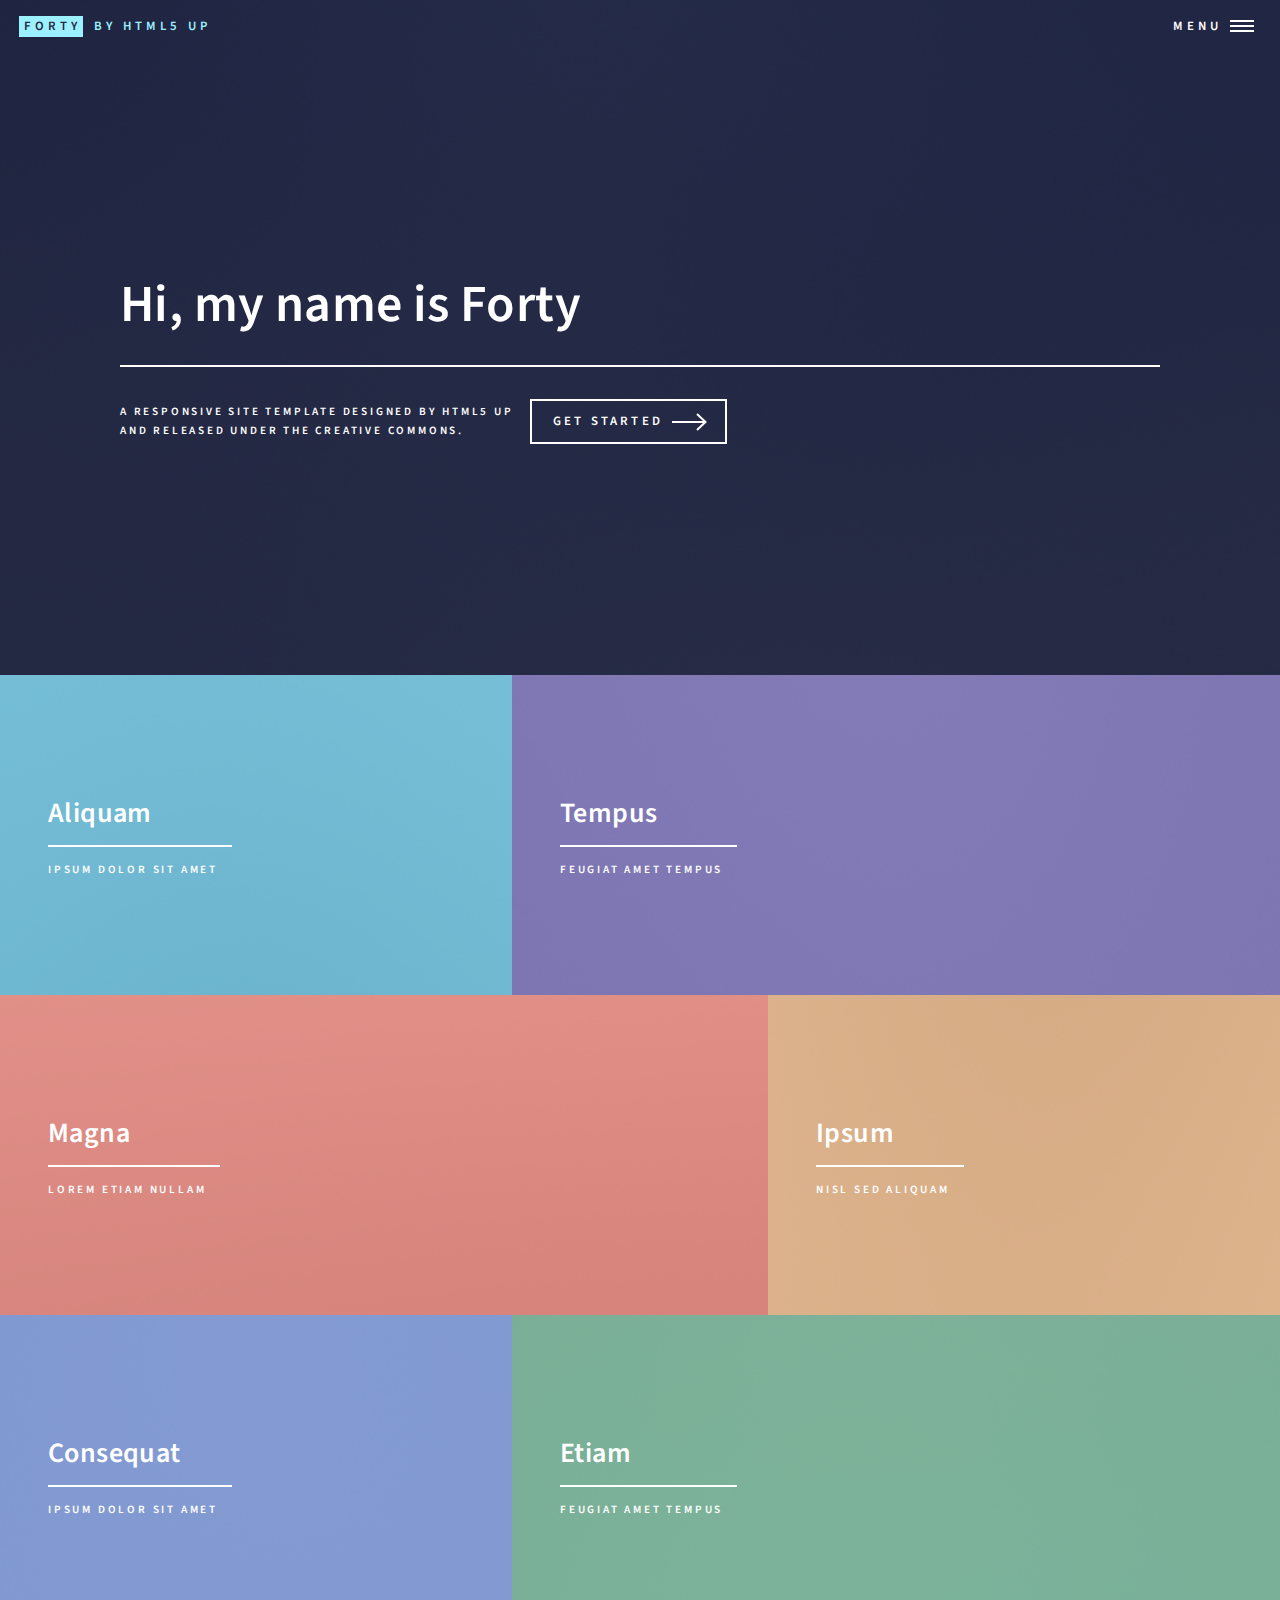
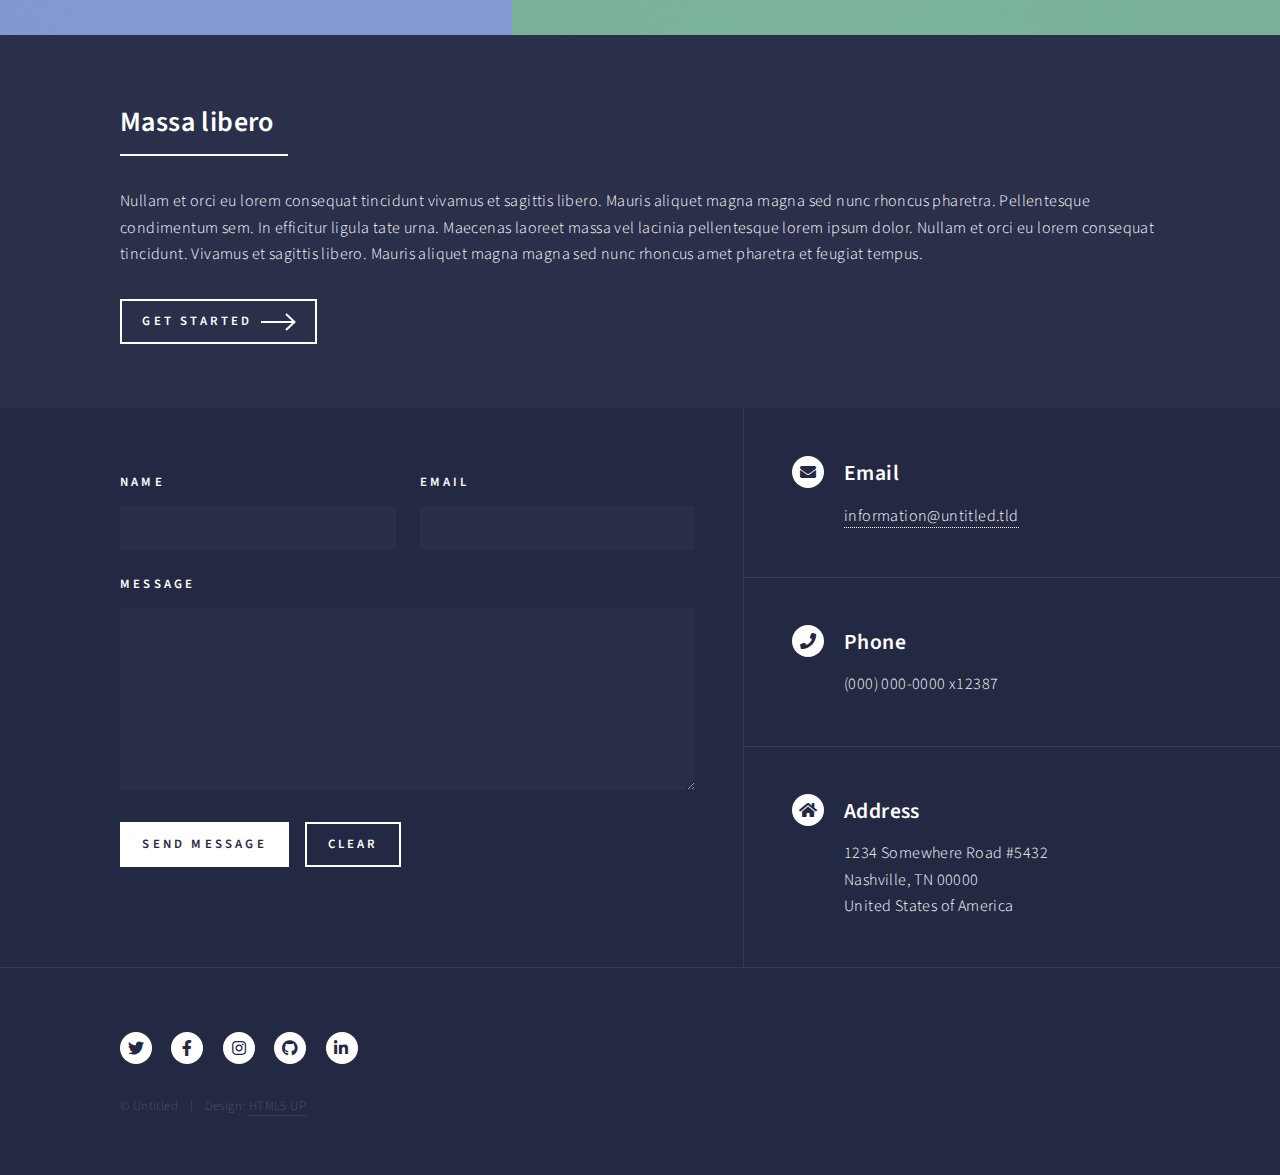
<file: hackathon/html5up-forty/index.html>
<!DOCTYPE HTML>
<!--
	Forty by HTML5 UP
	html5up.net | @ajlkn
	Free for personal and commercial use under the CCA 3.0 license (html5up.net/license)
-->
<html>
	<head>
		<title>Forty by HTML5 UP</title>
		<meta charset="utf-8" />
		<meta name="viewport" content="width=device-width, initial-scale=1, user-scalable=no" />
		<link rel="stylesheet" href="assets/css/main.css" />
		<noscript><link rel="stylesheet" href="assets/css/noscript.css" /></noscript>
	</head>
	<body class="is-preload">

		<!-- Wrapper -->
			<div id="wrapper">

				<!-- Header -->
					<header id="header" class="alt">
						<a href="index.html" class="logo"><strong>Forty</strong> <span>by HTML5 UP</span></a>
						<nav>
							<a href="#menu">Menu</a>
						</nav>
					</header>

				<!-- Menu -->
					<nav id="menu">
						<ul class="links">
							<li><a href="index.html">Home</a></li>
							<li><a href="landing.html">Landing</a></li>
							<li><a href="generic.html">Generic</a></li>
							<li><a href="elements.html">Elements</a></li>
						</ul>
						<ul class="actions stacked">
							<li><a href="#" class="button primary fit">Get Started</a></li>
							<li><a href="#" class="button fit">Log In</a></li>
						</ul>
					</nav>

				<!-- Banner -->
					<section id="banner" class="major">
						<div class="inner">
							<header class="major">
								<h1>Hi, my name is Forty</h1>
							</header>
							<div class="content">
								<p>A responsive site template designed by HTML5 UP<br />
								and released under the Creative Commons.</p>
								<ul class="actions">
									<li><a href="#one" class="button next scrolly">Get Started</a></li>
								</ul>
							</div>
						</div>
					</section>

				<!-- Main -->
					<div id="main">

						<!-- One -->
							<section id="one" class="tiles">
								<article>
									<span class="image">
										<img src="images/pic01.jpg" alt="" />
									</span>
									<header class="major">
										<h3><a href="landing.html" class="link">Aliquam</a></h3>
										<p>Ipsum dolor sit amet</p>
									</header>
								</article>
								<article>
									<span class="image">
										<img src="images/pic02.jpg" alt="" />
									</span>
									<header class="major">
										<h3><a href="landing.html" class="link">Tempus</a></h3>
										<p>feugiat amet tempus</p>
									</header>
								</article>
								<article>
									<span class="image">
										<img src="images/pic03.jpg" alt="" />
									</span>
									<header class="major">
										<h3><a href="landing.html" class="link">Magna</a></h3>
										<p>Lorem etiam nullam</p>
									</header>
								</article>
								<article>
									<span class="image">
										<img src="images/pic04.jpg" alt="" />
									</span>
									<header class="major">
										<h3><a href="landing.html" class="link">Ipsum</a></h3>
										<p>Nisl sed aliquam</p>
									</header>
								</article>
								<article>
									<span class="image">
										<img src="images/pic05.jpg" alt="" />
									</span>
									<header class="major">
										<h3><a href="landing.html" class="link">Consequat</a></h3>
										<p>Ipsum dolor sit amet</p>
									</header>
								</article>
								<article>
									<span class="image">
										<img src="images/pic06.jpg" alt="" />
									</span>
									<header class="major">
										<h3><a href="landing.html" class="link">Etiam</a></h3>
										<p>Feugiat amet tempus</p>
									</header>
								</article>
							</section>

						<!-- Two -->
							<section id="two">
								<div class="inner">
									<header class="major">
										<h2>Massa libero</h2>
									</header>
									<p>Nullam et orci eu lorem consequat tincidunt vivamus et sagittis libero. Mauris aliquet magna magna sed nunc rhoncus pharetra. Pellentesque condimentum sem. In efficitur ligula tate urna. Maecenas laoreet massa vel lacinia pellentesque lorem ipsum dolor. Nullam et orci eu lorem consequat tincidunt. Vivamus et sagittis libero. Mauris aliquet magna magna sed nunc rhoncus amet pharetra et feugiat tempus.</p>
									<ul class="actions">
										<li><a href="landing.html" class="button next">Get Started</a></li>
									</ul>
								</div>
							</section>

					</div>

				<!-- Contact -->
					<section id="contact">
						<div class="inner">
							<section>
								<form method="post" action="#">
									<div class="fields">
										<div class="field half">
											<label for="name">Name</label>
											<input type="text" name="name" id="name" />
										</div>
										<div class="field half">
											<label for="email">Email</label>
											<input type="text" name="email" id="email" />
										</div>
										<div class="field">
											<label for="message">Message</label>
											<textarea name="message" id="message" rows="6"></textarea>
										</div>
									</div>
									<ul class="actions">
										<li><input type="submit" value="Send Message" class="primary" /></li>
										<li><input type="reset" value="Clear" /></li>
									</ul>
								</form>
							</section>
							<section class="split">
								<section>
									<div class="contact-method">
										<span class="icon solid alt fa-envelope"></span>
										<h3>Email</h3>
										<a href="#">information@untitled.tld</a>
									</div>
								</section>
								<section>
									<div class="contact-method">
										<span class="icon solid alt fa-phone"></span>
										<h3>Phone</h3>
										<span>(000) 000-0000 x12387</span>
									</div>
								</section>
								<section>
									<div class="contact-method">
										<span class="icon solid alt fa-home"></span>
										<h3>Address</h3>
										<span>1234 Somewhere Road #5432<br />
										Nashville, TN 00000<br />
										United States of America</span>
									</div>
								</section>
							</section>
						</div>
					</section>

				<!-- Footer -->
					<footer id="footer">
						<div class="inner">
							<ul class="icons">
								<li><a href="#" class="icon brands alt fa-twitter"><span class="label">Twitter</span></a></li>
								<li><a href="#" class="icon brands alt fa-facebook-f"><span class="label">Facebook</span></a></li>
								<li><a href="#" class="icon brands alt fa-instagram"><span class="label">Instagram</span></a></li>
								<li><a href="#" class="icon brands alt fa-github"><span class="label">GitHub</span></a></li>
								<li><a href="#" class="icon brands alt fa-linkedin-in"><span class="label">LinkedIn</span></a></li>
							</ul>
							<ul class="copyright">
								<li>&copy; Untitled</li><li>Design: <a href="https://html5up.net">HTML5 UP</a></li>
							</ul>
						</div>
					</footer>

			</div>

		<!-- Scripts -->
			<script src="assets/js/jquery.min.js"></script>
			<script src="assets/js/jquery.scrolly.min.js"></script>
			<script src="assets/js/jquery.scrollex.min.js"></script>
			<script src="assets/js/browser.min.js"></script>
			<script src="assets/js/breakpoints.min.js"></script>
			<script src="assets/js/util.js"></script>
			<script src="assets/js/main.js"></script>

	</body>
</html>
</file>
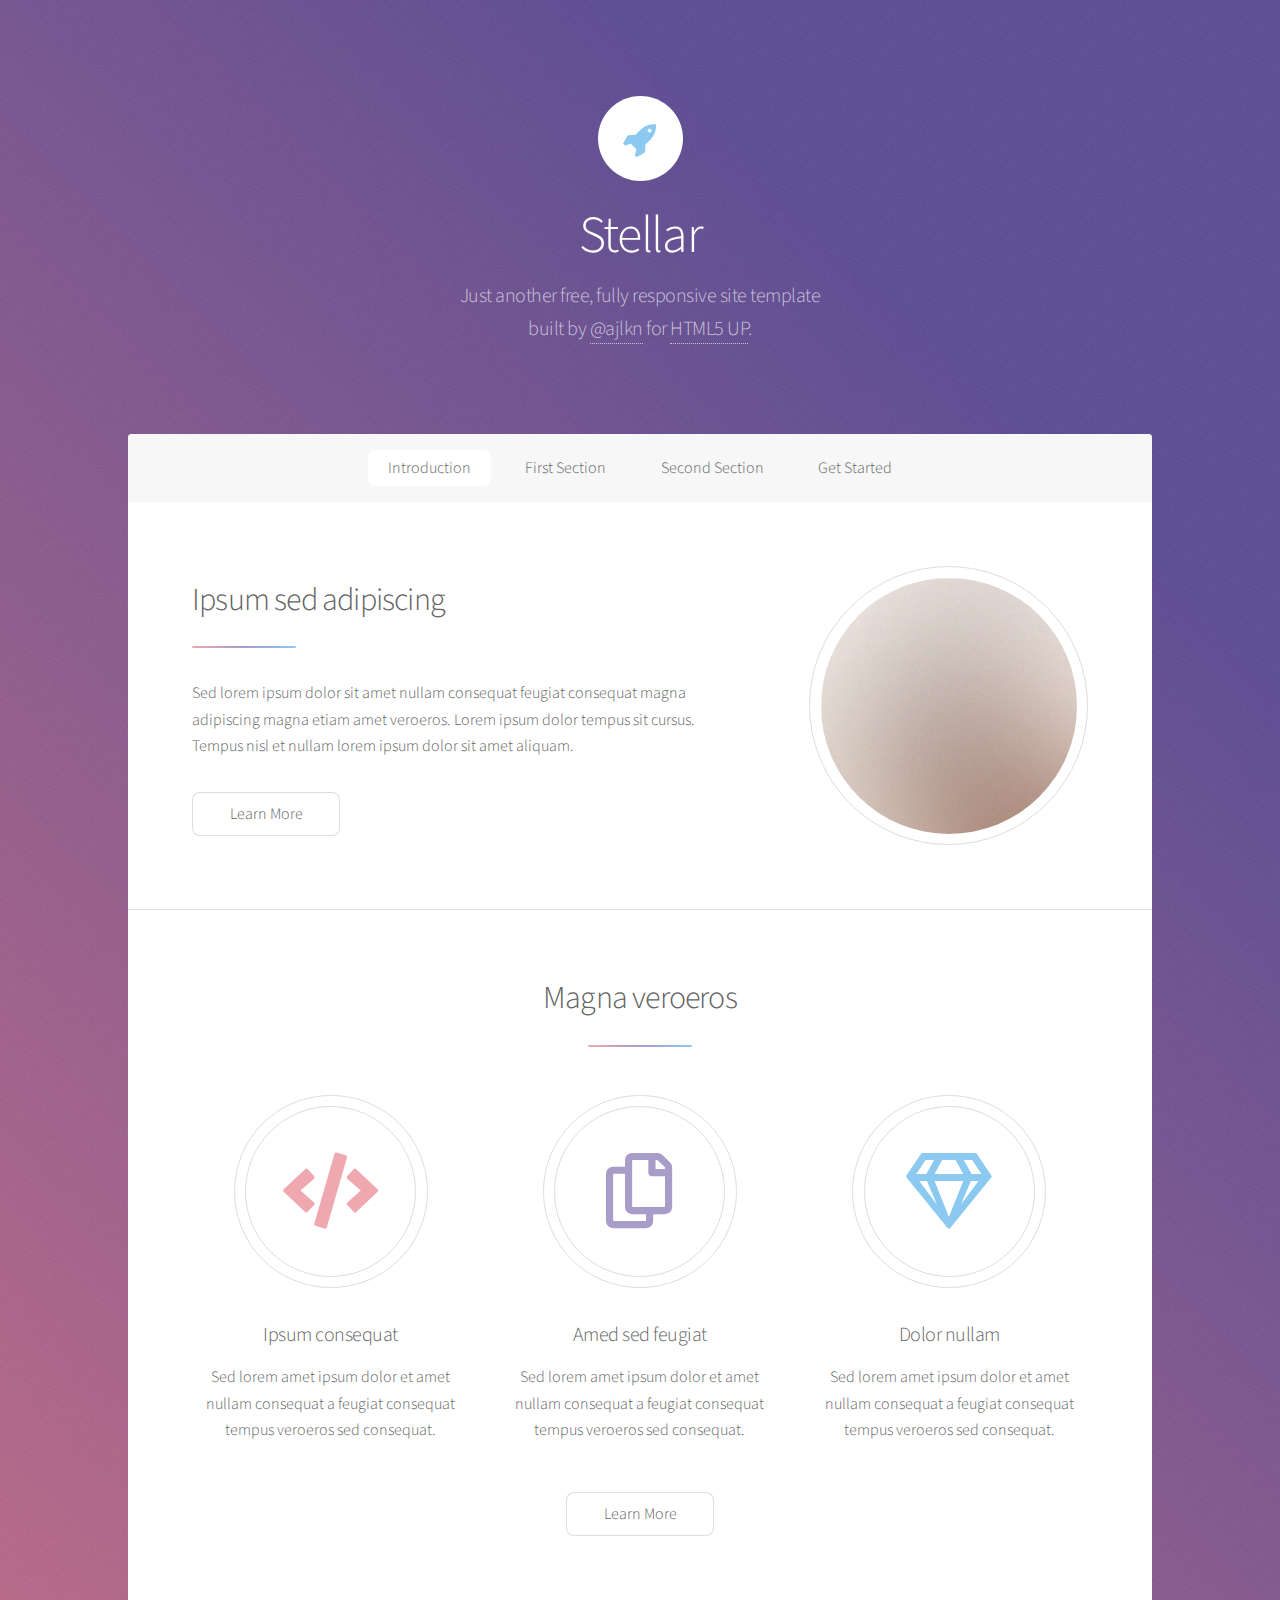
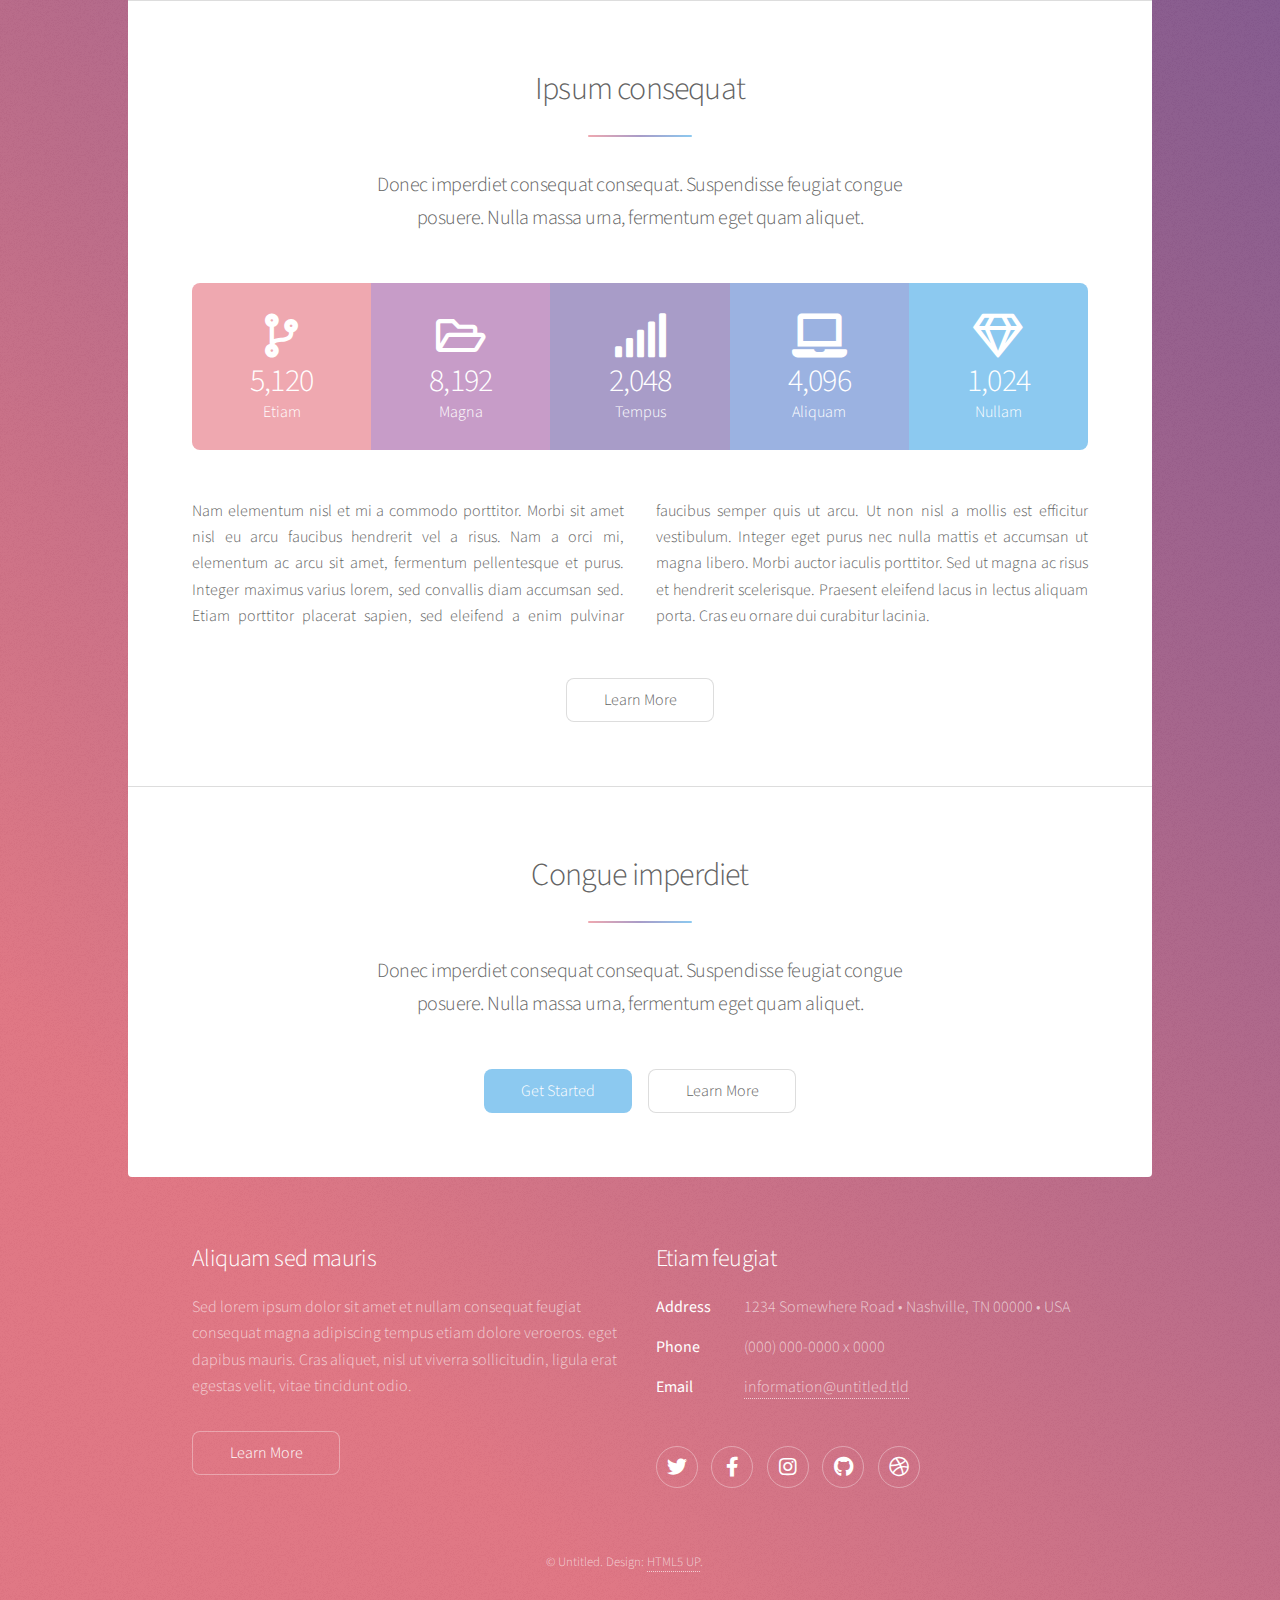
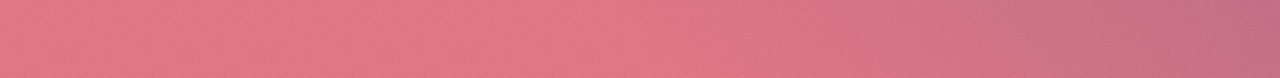
<file: hackathon/html5up-stellar/index.html>
<!DOCTYPE HTML>
<!--
	Stellar by HTML5 UP
	html5up.net | @ajlkn
	Free for personal and commercial use under the CCA 3.0 license (html5up.net/license)
-->
<html>
	<head>
		<title>Stellar by HTML5 UP</title>
		<meta charset="utf-8" />
		<meta name="viewport" content="width=device-width, initial-scale=1, user-scalable=no" />
		<link rel="stylesheet" href="assets/css/main.css" />
		<noscript><link rel="stylesheet" href="assets/css/noscript.css" /></noscript>
	</head>
	<body class="is-preload">

		<!-- Wrapper -->
			<div id="wrapper">

				<!-- Header -->
					<header id="header" class="alt">
						<span class="logo"><img src="images/logo.svg" alt="" /></span>
						<h1>Stellar</h1>
						<p>Just another free, fully responsive site template<br />
						built by <a href="https://twitter.com/ajlkn">@ajlkn</a> for <a href="https://html5up.net">HTML5 UP</a>.</p>
					</header>

				<!-- Nav -->
					<nav id="nav">
						<ul>
							<li><a href="#intro" class="active">Introduction</a></li>
							<li><a href="#first">First Section</a></li>
							<li><a href="#second">Second Section</a></li>
							<li><a href="#cta">Get Started</a></li>
						</ul>
					</nav>

				<!-- Main -->
					<div id="main">

						<!-- Introduction -->
							<section id="intro" class="main">
								<div class="spotlight">
									<div class="content">
										<header class="major">
											<h2>Ipsum sed adipiscing</h2>
										</header>
										<p>Sed lorem ipsum dolor sit amet nullam consequat feugiat consequat magna
										adipiscing magna etiam amet veroeros. Lorem ipsum dolor tempus sit cursus.
										Tempus nisl et nullam lorem ipsum dolor sit amet aliquam.</p>
										<ul class="actions">
											<li><a href="generic.html" class="button">Learn More</a></li>
										</ul>
									</div>
									<span class="image"><img src="images/pic01.jpg" alt="" /></span>
								</div>
							</section>

						<!-- First Section -->
							<section id="first" class="main special">
								<header class="major">
									<h2>Magna veroeros</h2>
								</header>
								<ul class="features">
									<li>
										<span class="icon solid major style1 fa-code"></span>
										<h3>Ipsum consequat</h3>
										<p>Sed lorem amet ipsum dolor et amet nullam consequat a feugiat consequat tempus veroeros sed consequat.</p>
									</li>
									<li>
										<span class="icon major style3 fa-copy"></span>
										<h3>Amed sed feugiat</h3>
										<p>Sed lorem amet ipsum dolor et amet nullam consequat a feugiat consequat tempus veroeros sed consequat.</p>
									</li>
									<li>
										<span class="icon major style5 fa-gem"></span>
										<h3>Dolor nullam</h3>
										<p>Sed lorem amet ipsum dolor et amet nullam consequat a feugiat consequat tempus veroeros sed consequat.</p>
									</li>
								</ul>
								<footer class="major">
									<ul class="actions special">
										<li><a href="generic.html" class="button">Learn More</a></li>
									</ul>
								</footer>
							</section>

						<!-- Second Section -->
							<section id="second" class="main special">
								<header class="major">
									<h2>Ipsum consequat</h2>
									<p>Donec imperdiet consequat consequat. Suspendisse feugiat congue<br />
									posuere. Nulla massa urna, fermentum eget quam aliquet.</p>
								</header>
								<ul class="statistics">
									<li class="style1">
										<span class="icon solid fa-code-branch"></span>
										<strong>5,120</strong> Etiam
									</li>
									<li class="style2">
										<span class="icon fa-folder-open"></span>
										<strong>8,192</strong> Magna
									</li>
									<li class="style3">
										<span class="icon solid fa-signal"></span>
										<strong>2,048</strong> Tempus
									</li>
									<li class="style4">
										<span class="icon solid fa-laptop"></span>
										<strong>4,096</strong> Aliquam
									</li>
									<li class="style5">
										<span class="icon fa-gem"></span>
										<strong>1,024</strong> Nullam
									</li>
								</ul>
								<p class="content">Nam elementum nisl et mi a commodo porttitor. Morbi sit amet nisl eu arcu faucibus hendrerit vel a risus. Nam a orci mi, elementum ac arcu sit amet, fermentum pellentesque et purus. Integer maximus varius lorem, sed convallis diam accumsan sed. Etiam porttitor placerat sapien, sed eleifend a enim pulvinar faucibus semper quis ut arcu. Ut non nisl a mollis est efficitur vestibulum. Integer eget purus nec nulla mattis et accumsan ut magna libero. Morbi auctor iaculis porttitor. Sed ut magna ac risus et hendrerit scelerisque. Praesent eleifend lacus in lectus aliquam porta. Cras eu ornare dui curabitur lacinia.</p>
								<footer class="major">
									<ul class="actions special">
										<li><a href="generic.html" class="button">Learn More</a></li>
									</ul>
								</footer>
							</section>

						<!-- Get Started -->
							<section id="cta" class="main special">
								<header class="major">
									<h2>Congue imperdiet</h2>
									<p>Donec imperdiet consequat consequat. Suspendisse feugiat congue<br />
									posuere. Nulla massa urna, fermentum eget quam aliquet.</p>
								</header>
								<footer class="major">
									<ul class="actions special">
										<li><a href="generic.html" class="button primary">Get Started</a></li>
										<li><a href="generic.html" class="button">Learn More</a></li>
									</ul>
								</footer>
							</section>

					</div>

				<!-- Footer -->
					<footer id="footer">
						<section>
							<h2>Aliquam sed mauris</h2>
							<p>Sed lorem ipsum dolor sit amet et nullam consequat feugiat consequat magna adipiscing tempus etiam dolore veroeros. eget dapibus mauris. Cras aliquet, nisl ut viverra sollicitudin, ligula erat egestas velit, vitae tincidunt odio.</p>
							<ul class="actions">
								<li><a href="generic.html" class="button">Learn More</a></li>
							</ul>
						</section>
						<section>
							<h2>Etiam feugiat</h2>
							<dl class="alt">
								<dt>Address</dt>
								<dd>1234 Somewhere Road &bull; Nashville, TN 00000 &bull; USA</dd>
								<dt>Phone</dt>
								<dd>(000) 000-0000 x 0000</dd>
								<dt>Email</dt>
								<dd><a href="#">information@untitled.tld</a></dd>
							</dl>
							<ul class="icons">
								<li><a href="#" class="icon brands fa-twitter alt"><span class="label">Twitter</span></a></li>
								<li><a href="#" class="icon brands fa-facebook-f alt"><span class="label">Facebook</span></a></li>
								<li><a href="#" class="icon brands fa-instagram alt"><span class="label">Instagram</span></a></li>
								<li><a href="#" class="icon brands fa-github alt"><span class="label">GitHub</span></a></li>
								<li><a href="#" class="icon brands fa-dribbble alt"><span class="label">Dribbble</span></a></li>
							</ul>
						</section>
						<p class="copyright">&copy; Untitled. Design: <a href="https://html5up.net">HTML5 UP</a>.</p>
					</footer>

			</div>

		<!-- Scripts -->
			<script src="assets/js/jquery.min.js"></script>
			<script src="assets/js/jquery.scrollex.min.js"></script>
			<script src="assets/js/jquery.scrolly.min.js"></script>
			<script src="assets/js/browser.min.js"></script>
			<script src="assets/js/breakpoints.min.js"></script>
			<script src="assets/js/util.js"></script>
			<script src="assets/js/main.js"></script>

	</body>
</html>
</file>
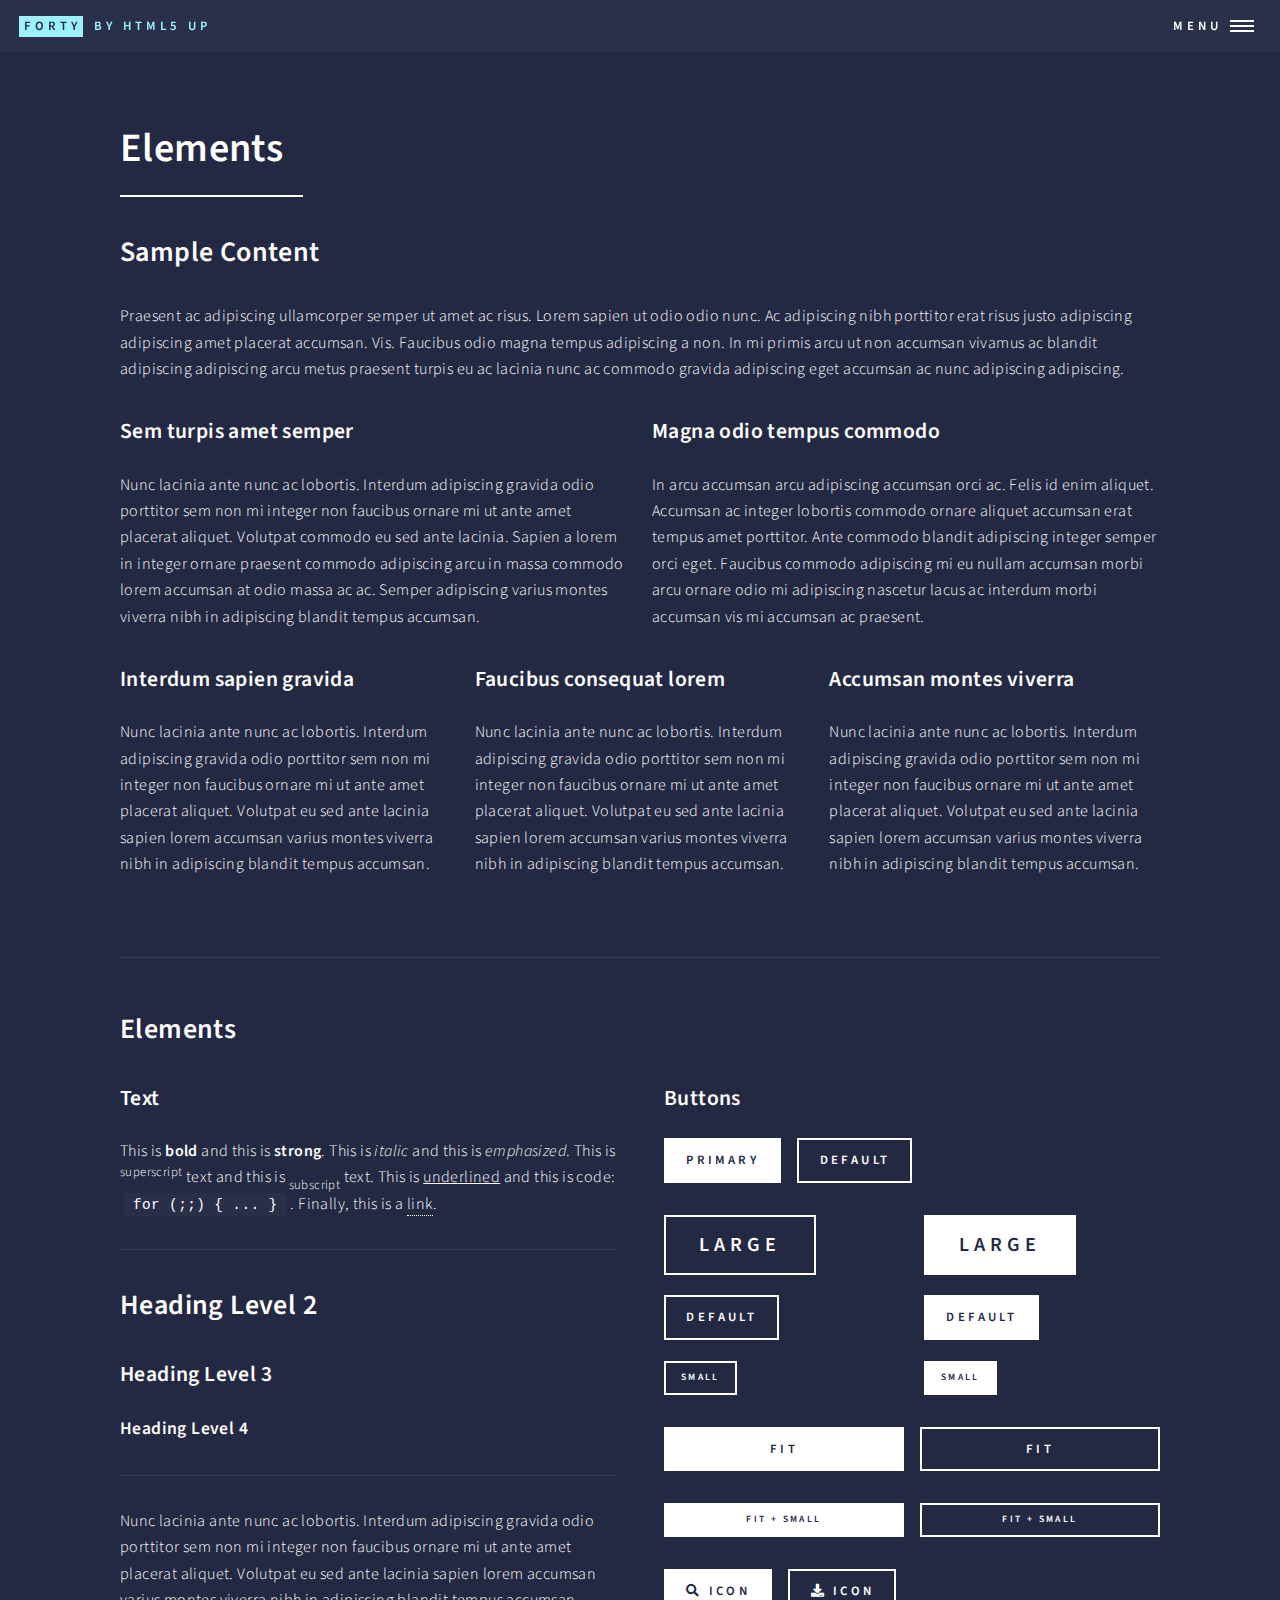
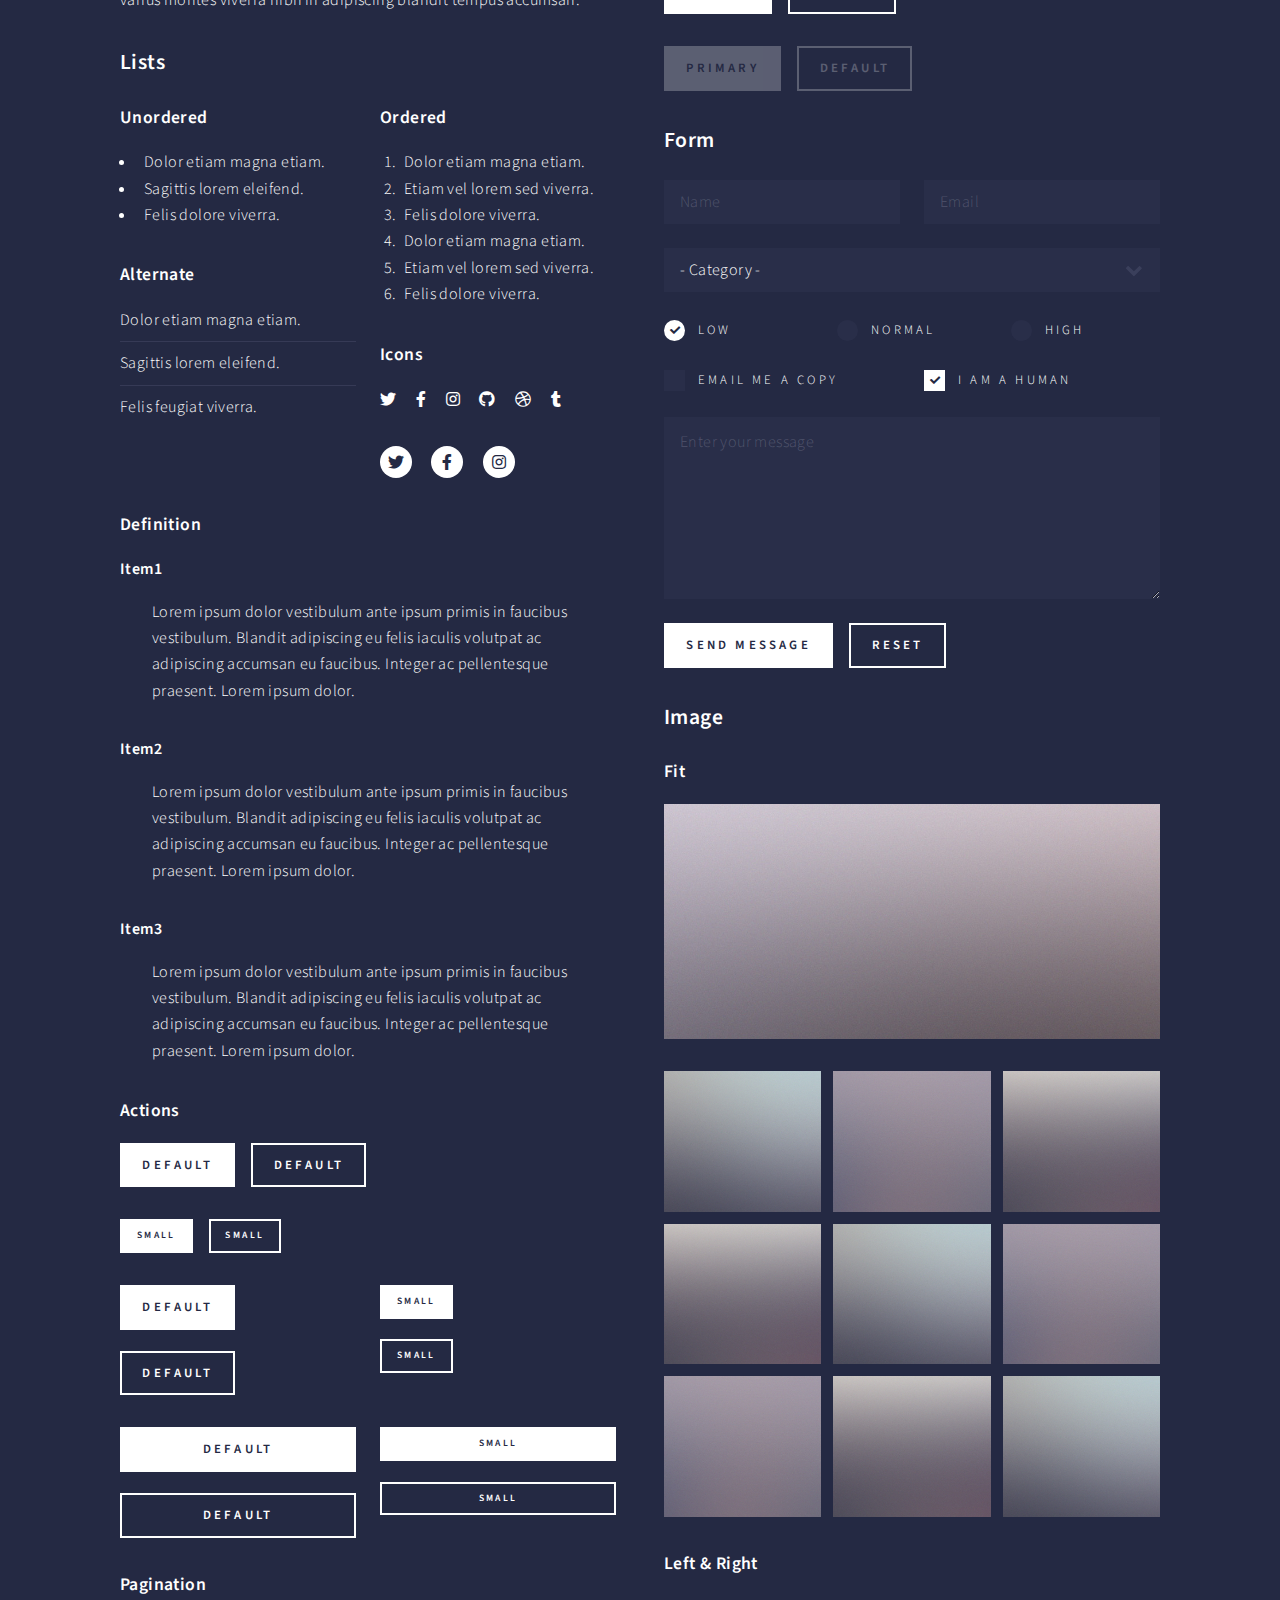
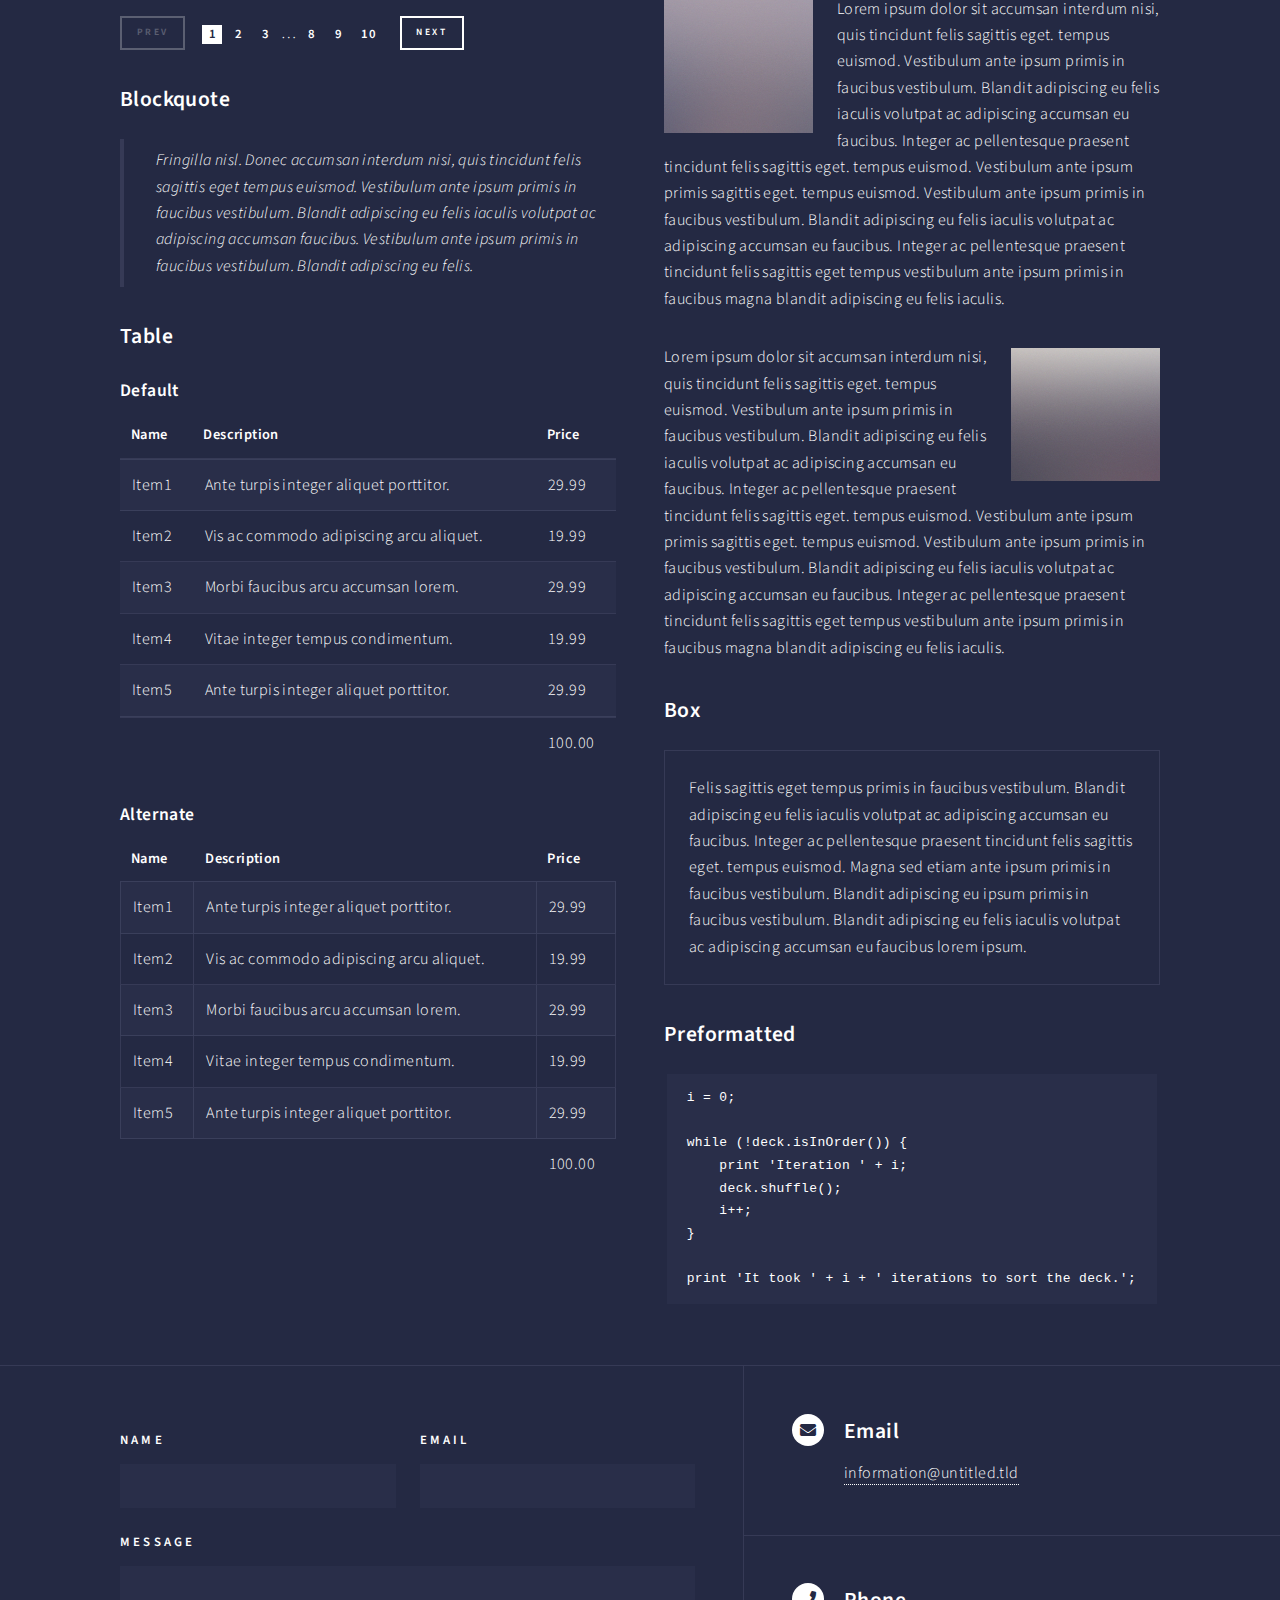
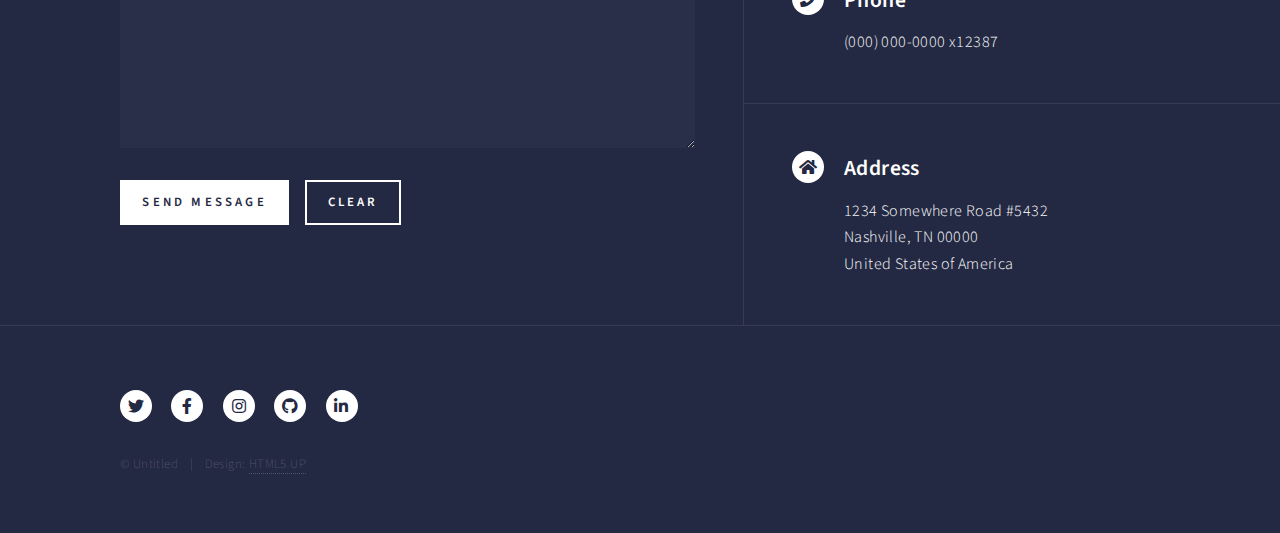
<file: hackathon/html5up-forty/elements.html>
<!DOCTYPE HTML>
<!--
	Forty by HTML5 UP
	html5up.net | @ajlkn
	Free for personal and commercial use under the CCA 3.0 license (html5up.net/license)
-->
<html>
	<head>
		<title>Elements - Forty by HTML5 UP</title>
		<meta charset="utf-8" />
		<meta name="viewport" content="width=device-width, initial-scale=1, user-scalable=no" />
		<link rel="stylesheet" href="assets/css/main.css" />
		<noscript><link rel="stylesheet" href="assets/css/noscript.css" /></noscript>
	</head>
	<body class="is-preload">

		<!-- Wrapper -->
			<div id="wrapper">

				<!-- Header -->
					<header id="header">
						<a href="index.html" class="logo"><strong>Forty</strong> <span>by HTML5 UP</span></a>
						<nav>
							<a href="#menu">Menu</a>
						</nav>
					</header>

				<!-- Menu -->
					<nav id="menu">
						<ul class="links">
							<li><a href="index.html">Home</a></li>
							<li><a href="landing.html">Landing</a></li>
							<li><a href="generic.html">Generic</a></li>
							<li><a href="elements.html">Elements</a></li>
						</ul>
						<ul class="actions stacked">
							<li><a href="#" class="button primary fit">Get Started</a></li>
							<li><a href="#" class="button fit">Log In</a></li>
						</ul>
					</nav>

				<!-- Main -->
					<div id="main" class="alt">

						<!-- One -->
							<section id="one">
								<div class="inner">
									<header class="major">
										<h1>Elements</h1>
									</header>

									<!-- Content -->
										<h2 id="content">Sample Content</h2>
										<p>Praesent ac adipiscing ullamcorper semper ut amet ac risus. Lorem sapien ut odio odio nunc. Ac adipiscing nibh porttitor erat risus justo adipiscing adipiscing amet placerat accumsan. Vis. Faucibus odio magna tempus adipiscing a non. In mi primis arcu ut non accumsan vivamus ac blandit adipiscing adipiscing arcu metus praesent turpis eu ac lacinia nunc ac commodo gravida adipiscing eget accumsan ac nunc adipiscing adipiscing.</p>
										<div class="row">
											<div class="col-6 col-12-small">
												<h3>Sem turpis amet semper</h3>
												<p>Nunc lacinia ante nunc ac lobortis. Interdum adipiscing gravida odio porttitor sem non mi integer non faucibus ornare mi ut ante amet placerat aliquet. Volutpat commodo eu sed ante lacinia. Sapien a lorem in integer ornare praesent commodo adipiscing arcu in massa commodo lorem accumsan at odio massa ac ac. Semper adipiscing varius montes viverra nibh in adipiscing blandit tempus accumsan.</p>
											</div>
											<div class="col-6 col-12-small">
												<h3>Magna odio tempus commodo</h3>
												<p>In arcu accumsan arcu adipiscing accumsan orci ac. Felis id enim aliquet. Accumsan ac integer lobortis commodo ornare aliquet accumsan erat tempus amet porttitor. Ante commodo blandit adipiscing integer semper orci eget. Faucibus commodo adipiscing mi eu nullam accumsan morbi arcu ornare odio mi adipiscing nascetur lacus ac interdum morbi accumsan vis mi accumsan ac praesent.</p>
											</div>
											<!-- Break -->
											<div class="col-4 col-12-medium">
												<h3>Interdum sapien gravida</h3>
												<p>Nunc lacinia ante nunc ac lobortis. Interdum adipiscing gravida odio porttitor sem non mi integer non faucibus ornare mi ut ante amet placerat aliquet. Volutpat eu sed ante lacinia sapien lorem accumsan varius montes viverra nibh in adipiscing blandit tempus accumsan.</p>
											</div>
											<div class="col-4 col-12-medium">
												<h3>Faucibus consequat lorem</h3>
												<p>Nunc lacinia ante nunc ac lobortis. Interdum adipiscing gravida odio porttitor sem non mi integer non faucibus ornare mi ut ante amet placerat aliquet. Volutpat eu sed ante lacinia sapien lorem accumsan varius montes viverra nibh in adipiscing blandit tempus accumsan.</p>
											</div>
											<div class="col-4 col-12-medium">
												<h3>Accumsan montes viverra</h3>
												<p>Nunc lacinia ante nunc ac lobortis. Interdum adipiscing gravida odio porttitor sem non mi integer non faucibus ornare mi ut ante amet placerat aliquet. Volutpat eu sed ante lacinia sapien lorem accumsan varius montes viverra nibh in adipiscing blandit tempus accumsan.</p>
											</div>
										</div>

									<hr class="major" />

									<!-- Elements -->
										<h2 id="elements">Elements</h2>
										<div class="row gtr-200">
											<div class="col-6 col-12-medium">

												<!-- Text stuff -->
													<h3>Text</h3>
													<p>This is <b>bold</b> and this is <strong>strong</strong>. This is <i>italic</i> and this is <em>emphasized</em>.
													This is <sup>superscript</sup> text and this is <sub>subscript</sub> text.
													This is <u>underlined</u> and this is code: <code>for (;;) { ... }</code>.
													Finally, this is a <a href="#">link</a>.</p>
													<hr />
													<h2>Heading Level 2</h2>
													<h3>Heading Level 3</h3>
													<h4>Heading Level 4</h4>
													<hr />
													<p>Nunc lacinia ante nunc ac lobortis. Interdum adipiscing gravida odio porttitor sem non mi integer non faucibus ornare mi ut ante amet placerat aliquet. Volutpat eu sed ante lacinia sapien lorem accumsan varius montes viverra nibh in adipiscing blandit tempus accumsan.</p>

												<!-- Lists -->
													<h3>Lists</h3>
													<div class="row">
														<div class="col-6 col-12-small">

															<h4>Unordered</h4>
															<ul>
																<li>Dolor etiam magna etiam.</li>
																<li>Sagittis lorem eleifend.</li>
																<li>Felis dolore viverra.</li>
															</ul>

															<h4>Alternate</h4>
															<ul class="alt">
																<li>Dolor etiam magna etiam.</li>
																<li>Sagittis lorem eleifend.</li>
																<li>Felis feugiat viverra.</li>
															</ul>

														</div>
														<div class="col-6 col-12-small">

															<h4>Ordered</h4>
															<ol>
																<li>Dolor etiam magna etiam.</li>
																<li>Etiam vel lorem sed viverra.</li>
																<li>Felis dolore viverra.</li>
																<li>Dolor etiam magna etiam.</li>
																<li>Etiam vel lorem sed viverra.</li>
																<li>Felis dolore viverra.</li>
															</ol>

															<h4>Icons</h4>
															<ul class="icons">
																<li><a href="#" class="icon brands fa-twitter"><span class="label">Twitter</span></a></li>
																<li><a href="#" class="icon brands fa-facebook-f"><span class="label">Facebook</span></a></li>
																<li><a href="#" class="icon brands fa-instagram"><span class="label">Instagram</span></a></li>
																<li><a href="#" class="icon brands fa-github"><span class="label">Github</span></a></li>
																<li><a href="#" class="icon brands fa-dribbble"><span class="label">Dribbble</span></a></li>
																<li><a href="#" class="icon brands fa-tumblr"><span class="label">Tumblr</span></a></li>
															</ul>
															<ul class="icons">
																<li><a href="#" class="icon brands alt fa-twitter"><span class="label">Twitter</span></a></li>
																<li><a href="#" class="icon brands alt fa-facebook-f"><span class="label">Facebook</span></a></li>
																<li><a href="#" class="icon brands alt fa-instagram"><span class="label">Instagram</span></a></li>
															</ul>

														</div>
													</div>
													<h4>Definition</h4>
													<dl>
														<dt>Item1</dt>
														<dd>
															<p>Lorem ipsum dolor vestibulum ante ipsum primis in faucibus vestibulum. Blandit adipiscing eu felis iaculis volutpat ac adipiscing accumsan eu faucibus. Integer ac pellentesque praesent. Lorem ipsum dolor.</p>
														</dd>
														<dt>Item2</dt>
														<dd>
															<p>Lorem ipsum dolor vestibulum ante ipsum primis in faucibus vestibulum. Blandit adipiscing eu felis iaculis volutpat ac adipiscing accumsan eu faucibus. Integer ac pellentesque praesent. Lorem ipsum dolor.</p>
														</dd>
														<dt>Item3</dt>
														<dd>
															<p>Lorem ipsum dolor vestibulum ante ipsum primis in faucibus vestibulum. Blandit adipiscing eu felis iaculis volutpat ac adipiscing accumsan eu faucibus. Integer ac pellentesque praesent. Lorem ipsum dolor.</p>
														</dd>
													</dl>

													<h4>Actions</h4>
													<ul class="actions">
														<li><a href="#" class="button primary">Default</a></li>
														<li><a href="#" class="button">Default</a></li>
													</ul>
													<ul class="actions small">
														<li><a href="#" class="button primary small">Small</a></li>
														<li><a href="#" class="button small">Small</a></li>
													</ul>
													<div class="row">
														<div class="col-6 col-12-small">
															<ul class="actions stacked">
																<li><a href="#" class="button primary">Default</a></li>
																<li><a href="#" class="button">Default</a></li>
															</ul>
														</div>
														<div class="col-6 col-12-small">
															<ul class="actions stacked">
																<li><a href="#" class="button primary small">Small</a></li>
																<li><a href="#" class="button small">Small</a></li>
															</ul>
														</div>
														<div class="col-6 col-12-small">
															<ul class="actions stacked">
																<li><a href="#" class="button primary fit">Default</a></li>
																<li><a href="#" class="button fit">Default</a></li>
															</ul>
														</div>
														<div class="col-6 col-12-small">
															<ul class="actions stacked">
																<li><a href="#" class="button primary small fit">Small</a></li>
																<li><a href="#" class="button small fit">Small</a></li>
															</ul>
														</div>
													</div>

													<h4>Pagination</h4>
													<ul class="pagination">
														<li><span class="button small disabled">Prev</span></li>
														<li><a href="#" class="page active">1</a></li>
														<li><a href="#" class="page">2</a></li>
														<li><a href="#" class="page">3</a></li>
														<li><span>&hellip;</span></li>
														<li><a href="#" class="page">8</a></li>
														<li><a href="#" class="page">9</a></li>
														<li><a href="#" class="page">10</a></li>
														<li><a href="#" class="button small">Next</a></li>
													</ul>

												<!-- Blockquote -->
													<h3>Blockquote</h3>
													<blockquote>Fringilla nisl. Donec accumsan interdum nisi, quis tincidunt felis sagittis eget tempus euismod. Vestibulum ante ipsum primis in faucibus vestibulum. Blandit adipiscing eu felis iaculis volutpat ac adipiscing accumsan faucibus. Vestibulum ante ipsum primis in faucibus vestibulum. Blandit adipiscing eu felis.</blockquote>

												<!-- Table -->
													<h3>Table</h3>

													<h4>Default</h4>
													<div class="table-wrapper">
														<table>
															<thead>
																<tr>
																	<th>Name</th>
																	<th>Description</th>
																	<th>Price</th>
																</tr>
															</thead>
															<tbody>
																<tr>
																	<td>Item1</td>
																	<td>Ante turpis integer aliquet porttitor.</td>
																	<td>29.99</td>
																</tr>
																<tr>
																	<td>Item2</td>
																	<td>Vis ac commodo adipiscing arcu aliquet.</td>
																	<td>19.99</td>
																</tr>
																<tr>
																	<td>Item3</td>
																	<td> Morbi faucibus arcu accumsan lorem.</td>
																	<td>29.99</td>
																</tr>
																<tr>
																	<td>Item4</td>
																	<td>Vitae integer tempus condimentum.</td>
																	<td>19.99</td>
																</tr>
																<tr>
																	<td>Item5</td>
																	<td>Ante turpis integer aliquet porttitor.</td>
																	<td>29.99</td>
																</tr>
															</tbody>
															<tfoot>
																<tr>
																	<td colspan="2"></td>
																	<td>100.00</td>
																</tr>
															</tfoot>
														</table>
													</div>

													<h4>Alternate</h4>
													<div class="table-wrapper">
														<table class="alt">
															<thead>
																<tr>
																	<th>Name</th>
																	<th>Description</th>
																	<th>Price</th>
																</tr>
															</thead>
															<tbody>
																<tr>
																	<td>Item1</td>
																	<td>Ante turpis integer aliquet porttitor.</td>
																	<td>29.99</td>
																</tr>
																<tr>
																	<td>Item2</td>
																	<td>Vis ac commodo adipiscing arcu aliquet.</td>
																	<td>19.99</td>
																</tr>
																<tr>
																	<td>Item3</td>
																	<td> Morbi faucibus arcu accumsan lorem.</td>
																	<td>29.99</td>
																</tr>
																<tr>
																	<td>Item4</td>
																	<td>Vitae integer tempus condimentum.</td>
																	<td>19.99</td>
																</tr>
																<tr>
																	<td>Item5</td>
																	<td>Ante turpis integer aliquet porttitor.</td>
																	<td>29.99</td>
																</tr>
															</tbody>
															<tfoot>
																<tr>
																	<td colspan="2"></td>
																	<td>100.00</td>
																</tr>
															</tfoot>
														</table>
													</div>

											</div>
											<div class="col-6 col-12-medium">

												<!-- Buttons -->
													<h3>Buttons</h3>
													<ul class="actions">
														<li><a href="#" class="button primary">Primary</a></li>
														<li><a href="#" class="button">Default</a></li>
													</ul>
													<div class="row">
														<div class="col-6 col-12-xsmall">
															<ul class="actions stacked">
																<li><a href="#" class="button large">Large</a></li>
																<li><a href="#" class="button">Default</a></li>
																<li><a href="#" class="button small">Small</a></li>
															</ul>
														</div>
														<div class="col-6 col-12-xsmall">
															<ul class="actions stacked">
																<li><a href="#" class="button primary large">Large</a></li>
																<li><a href="#" class="button primary">Default</a></li>
																<li><a href="#" class="button primary small">Small</a></li>
															</ul>
														</div>
													</div>
													<ul class="actions fit">
														<li><a href="#" class="button primary fit">Fit</a></li>
														<li><a href="#" class="button fit">Fit</a></li>
													</ul>
													<ul class="actions fit small">
														<li><a href="#" class="button primary fit small">Fit + Small</a></li>
														<li><a href="#" class="button fit small">Fit + Small</a></li>
													</ul>
													<ul class="actions">
														<li><a href="#" class="button primary icon solid fa-search">Icon</a></li>
														<li><a href="#" class="button icon solid fa-download">Icon</a></li>
													</ul>
													<ul class="actions">
														<li><span class="button primary disabled">Primary</span></li>
														<li><span class="button disabled">Default</span></li>
													</ul>

												<!-- Form -->
													<h3>Form</h3>

													<form method="post" action="#">
														<div class="row gtr-uniform">
															<div class="col-6 col-12-xsmall">
																<input type="text" name="demo-name" id="demo-name" value="" placeholder="Name" />
															</div>
															<div class="col-6 col-12-xsmall">
																<input type="email" name="demo-email" id="demo-email" value="" placeholder="Email" />
															</div>
															<!-- Break -->
															<div class="col-12">
																<select name="demo-category" id="demo-category">
																	<option value="">- Category -</option>
																	<option value="1">Manufacturing</option>
																	<option value="1">Shipping</option>
																	<option value="1">Administration</option>
																	<option value="1">Human Resources</option>
																</select>
															</div>
															<!-- Break -->
															<div class="col-4 col-12-small">
																<input type="radio" id="demo-priority-low" name="demo-priority" checked>
																<label for="demo-priority-low">Low</label>
															</div>
															<div class="col-4 col-12-small">
																<input type="radio" id="demo-priority-normal" name="demo-priority">
																<label for="demo-priority-normal">Normal</label>
															</div>
															<div class="col-4 col-12-small">
																<input type="radio" id="demo-priority-high" name="demo-priority">
																<label for="demo-priority-high">High</label>
															</div>
															<!-- Break -->
															<div class="col-6 col-12-small">
																<input type="checkbox" id="demo-copy" name="demo-copy">
																<label for="demo-copy">Email me a copy</label>
															</div>
															<div class="col-6 col-12-small">
																<input type="checkbox" id="demo-human" name="demo-human" checked>
																<label for="demo-human">I am a human</label>
															</div>
															<!-- Break -->
															<div class="col-12">
																<textarea name="demo-message" id="demo-message" placeholder="Enter your message" rows="6"></textarea>
															</div>
															<!-- Break -->
															<div class="col-12">
																<ul class="actions">
																	<li><input type="submit" value="Send Message" class="primary" /></li>
																	<li><input type="reset" value="Reset" /></li>
																</ul>
															</div>
														</div>
													</form>

												<!-- Image -->
													<h3>Image</h3>

													<h4>Fit</h4>
													<span class="image fit"><img src="images/pic03.jpg" alt="" /></span>
													<div class="box alt">
														<div class="row gtr-50 gtr-uniform">
															<div class="col-4"><span class="image fit"><img src="images/pic08.jpg" alt="" /></span></div>
															<div class="col-4"><span class="image fit"><img src="images/pic09.jpg" alt="" /></span></div>
															<div class="col-4"><span class="image fit"><img src="images/pic10.jpg" alt="" /></span></div>
															<!-- Break -->
															<div class="col-4"><span class="image fit"><img src="images/pic10.jpg" alt="" /></span></div>
															<div class="col-4"><span class="image fit"><img src="images/pic08.jpg" alt="" /></span></div>
															<div class="col-4"><span class="image fit"><img src="images/pic09.jpg" alt="" /></span></div>
															<!-- Break -->
															<div class="col-4"><span class="image fit"><img src="images/pic09.jpg" alt="" /></span></div>
															<div class="col-4"><span class="image fit"><img src="images/pic10.jpg" alt="" /></span></div>
															<div class="col-4"><span class="image fit"><img src="images/pic08.jpg" alt="" /></span></div>
														</div>
													</div>

													<h4>Left &amp; Right</h4>
													<p><span class="image left"><img src="images/pic09.jpg" alt="" /></span>Lorem ipsum dolor sit accumsan interdum nisi, quis tincidunt felis sagittis eget. tempus euismod. Vestibulum ante ipsum primis in faucibus vestibulum. Blandit adipiscing eu felis iaculis volutpat ac adipiscing accumsan eu faucibus. Integer ac pellentesque praesent tincidunt felis sagittis eget. tempus euismod. Vestibulum ante ipsum primis sagittis eget. tempus euismod. Vestibulum ante ipsum primis in faucibus vestibulum. Blandit adipiscing eu felis iaculis volutpat ac adipiscing accumsan eu faucibus. Integer ac pellentesque praesent tincidunt felis sagittis eget tempus vestibulum ante ipsum primis in faucibus magna blandit adipiscing eu felis iaculis.</p>
													<p><span class="image right"><img src="images/pic10.jpg" alt="" /></span>Lorem ipsum dolor sit accumsan interdum nisi, quis tincidunt felis sagittis eget. tempus euismod. Vestibulum ante ipsum primis in faucibus vestibulum. Blandit adipiscing eu felis iaculis volutpat ac adipiscing accumsan eu faucibus. Integer ac pellentesque praesent tincidunt felis sagittis eget. tempus euismod. Vestibulum ante ipsum primis sagittis eget. tempus euismod. Vestibulum ante ipsum primis in faucibus vestibulum. Blandit adipiscing eu felis iaculis volutpat ac adipiscing accumsan eu faucibus. Integer ac pellentesque praesent tincidunt felis sagittis eget tempus vestibulum ante ipsum primis in faucibus magna blandit adipiscing eu felis iaculis.</p>

												<!-- Box -->
													<h3>Box</h3>
													<div class="box">
														<p>Felis sagittis eget tempus primis in faucibus vestibulum. Blandit adipiscing eu felis iaculis volutpat ac adipiscing accumsan eu faucibus. Integer ac pellentesque praesent tincidunt felis sagittis eget. tempus euismod. Magna sed etiam ante ipsum primis in faucibus vestibulum. Blandit adipiscing eu ipsum primis in faucibus vestibulum. Blandit adipiscing eu felis iaculis volutpat ac adipiscing accumsan eu faucibus lorem ipsum.</p>
													</div>

												<!-- Preformatted Code -->
													<h3>Preformatted</h3>
													<pre><code>i = 0;

while (!deck.isInOrder()) {
    print 'Iteration ' + i;
    deck.shuffle();
    i++;
}

print 'It took ' + i + ' iterations to sort the deck.';
</code></pre>

											</div>
										</div>

								</div>
							</section>

					</div>

				<!-- Contact -->
					<section id="contact">
						<div class="inner">
							<section>
								<form method="post" action="#">
									<div class="fields">
										<div class="field half">
											<label for="name">Name</label>
											<input type="text" name="name" id="name" />
										</div>
										<div class="field half">
											<label for="email">Email</label>
											<input type="text" name="email" id="email" />
										</div>
										<div class="field">
											<label for="message">Message</label>
											<textarea name="message" id="message" rows="6"></textarea>
										</div>
									</div>
									<ul class="actions">
										<li><input type="submit" value="Send Message" class="primary" /></li>
										<li><input type="reset" value="Clear" /></li>
									</ul>
								</form>
							</section>
							<section class="split">
								<section>
									<div class="contact-method">
										<span class="icon solid alt fa-envelope"></span>
										<h3>Email</h3>
										<a href="#">information@untitled.tld</a>
									</div>
								</section>
								<section>
									<div class="contact-method">
										<span class="icon solid alt fa-phone"></span>
										<h3>Phone</h3>
										<span>(000) 000-0000 x12387</span>
									</div>
								</section>
								<section>
									<div class="contact-method">
										<span class="icon solid alt fa-home"></span>
										<h3>Address</h3>
										<span>1234 Somewhere Road #5432<br />
										Nashville, TN 00000<br />
										United States of America</span>
									</div>
								</section>
							</section>
						</div>
					</section>

				<!-- Footer -->
					<footer id="footer">
						<div class="inner">
							<ul class="icons">
								<li><a href="#" class="icon brands alt fa-twitter"><span class="label">Twitter</span></a></li>
								<li><a href="#" class="icon brands alt fa-facebook-f"><span class="label">Facebook</span></a></li>
								<li><a href="#" class="icon brands alt fa-instagram"><span class="label">Instagram</span></a></li>
								<li><a href="#" class="icon brands alt fa-github"><span class="label">GitHub</span></a></li>
								<li><a href="#" class="icon brands alt fa-linkedin-in"><span class="label">LinkedIn</span></a></li>
							</ul>
							<ul class="copyright">
								<li>&copy; Untitled</li><li>Design: <a href="https://html5up.net">HTML5 UP</a></li>
							</ul>
						</div>
					</footer>

			</div>

		<!-- Scripts -->
			<script src="assets/js/jquery.min.js"></script>
			<script src="assets/js/jquery.scrolly.min.js"></script>
			<script src="assets/js/jquery.scrollex.min.js"></script>
			<script src="assets/js/browser.min.js"></script>
			<script src="assets/js/breakpoints.min.js"></script>
			<script src="assets/js/util.js"></script>
			<script src="assets/js/main.js"></script>

	</body>
</html>
</file>
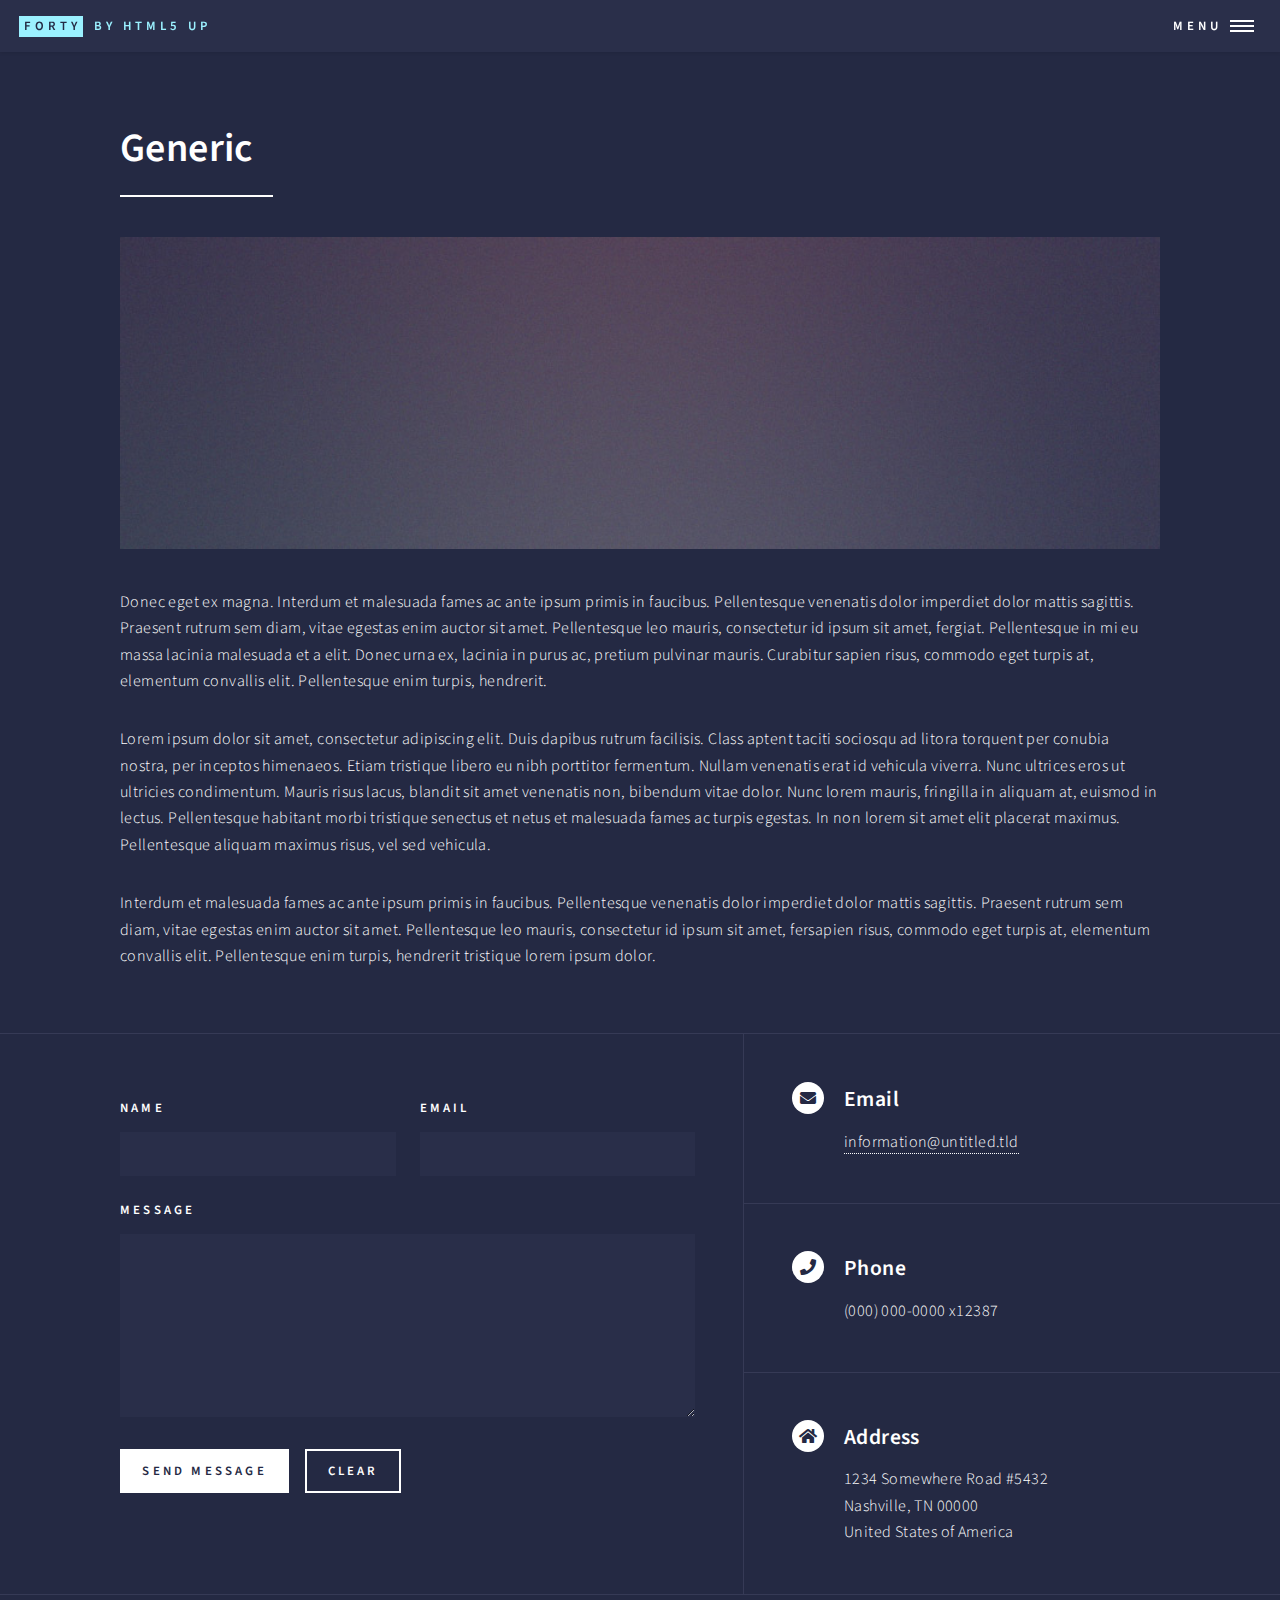
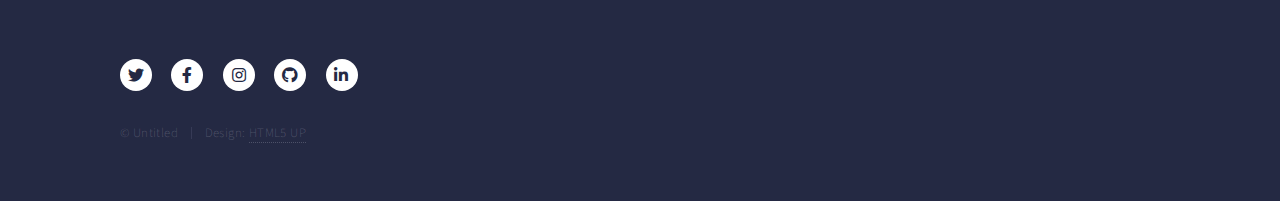
<file: hackathon/html5up-forty/generic.html>
<!DOCTYPE HTML>
<!--
	Forty by HTML5 UP
	html5up.net | @ajlkn
	Free for personal and commercial use under the CCA 3.0 license (html5up.net/license)
-->
<html>
	<head>
		<title>Generic - Forty by HTML5 UP</title>
		<meta charset="utf-8" />
		<meta name="viewport" content="width=device-width, initial-scale=1, user-scalable=no" />
		<link rel="stylesheet" href="assets/css/main.css" />
		<noscript><link rel="stylesheet" href="assets/css/noscript.css" /></noscript>
	</head>
	<body class="is-preload">

		<!-- Wrapper -->
			<div id="wrapper">

				<!-- Header -->
					<header id="header">
						<a href="index.html" class="logo"><strong>Forty</strong> <span>by HTML5 UP</span></a>
						<nav>
							<a href="#menu">Menu</a>
						</nav>
					</header>

				<!-- Menu -->
					<nav id="menu">
						<ul class="links">
							<li><a href="index.html">Home</a></li>
							<li><a href="landing.html">Landing</a></li>
							<li><a href="generic.html">Generic</a></li>
							<li><a href="elements.html">Elements</a></li>
						</ul>
						<ul class="actions stacked">
							<li><a href="#" class="button primary fit">Get Started</a></li>
							<li><a href="#" class="button fit">Log In</a></li>
						</ul>
					</nav>

				<!-- Main -->
					<div id="main" class="alt">

						<!-- One -->
							<section id="one">
								<div class="inner">
									<header class="major">
										<h1>Generic</h1>
									</header>
									<span class="image main"><img src="images/pic11.jpg" alt="" /></span>
									<p>Donec eget ex magna. Interdum et malesuada fames ac ante ipsum primis in faucibus. Pellentesque venenatis dolor imperdiet dolor mattis sagittis. Praesent rutrum sem diam, vitae egestas enim auctor sit amet. Pellentesque leo mauris, consectetur id ipsum sit amet, fergiat. Pellentesque in mi eu massa lacinia malesuada et a elit. Donec urna ex, lacinia in purus ac, pretium pulvinar mauris. Curabitur sapien risus, commodo eget turpis at, elementum convallis elit. Pellentesque enim turpis, hendrerit.</p>
									<p>Lorem ipsum dolor sit amet, consectetur adipiscing elit. Duis dapibus rutrum facilisis. Class aptent taciti sociosqu ad litora torquent per conubia nostra, per inceptos himenaeos. Etiam tristique libero eu nibh porttitor fermentum. Nullam venenatis erat id vehicula viverra. Nunc ultrices eros ut ultricies condimentum. Mauris risus lacus, blandit sit amet venenatis non, bibendum vitae dolor. Nunc lorem mauris, fringilla in aliquam at, euismod in lectus. Pellentesque habitant morbi tristique senectus et netus et malesuada fames ac turpis egestas. In non lorem sit amet elit placerat maximus. Pellentesque aliquam maximus risus, vel sed vehicula.</p>
									<p>Interdum et malesuada fames ac ante ipsum primis in faucibus. Pellentesque venenatis dolor imperdiet dolor mattis sagittis. Praesent rutrum sem diam, vitae egestas enim auctor sit amet. Pellentesque leo mauris, consectetur id ipsum sit amet, fersapien risus, commodo eget turpis at, elementum convallis elit. Pellentesque enim turpis, hendrerit tristique lorem ipsum dolor.</p>
								</div>
							</section>

					</div>

				<!-- Contact -->
					<section id="contact">
						<div class="inner">
							<section>
								<form method="post" action="#">
									<div class="fields">
										<div class="field half">
											<label for="name">Name</label>
											<input type="text" name="name" id="name" />
										</div>
										<div class="field half">
											<label for="email">Email</label>
											<input type="text" name="email" id="email" />
										</div>
										<div class="field">
											<label for="message">Message</label>
											<textarea name="message" id="message" rows="6"></textarea>
										</div>
									</div>
									<ul class="actions">
										<li><input type="submit" value="Send Message" class="primary" /></li>
										<li><input type="reset" value="Clear" /></li>
									</ul>
								</form>
							</section>
							<section class="split">
								<section>
									<div class="contact-method">
										<span class="icon solid alt fa-envelope"></span>
										<h3>Email</h3>
										<a href="#">information@untitled.tld</a>
									</div>
								</section>
								<section>
									<div class="contact-method">
										<span class="icon solid alt fa-phone"></span>
										<h3>Phone</h3>
										<span>(000) 000-0000 x12387</span>
									</div>
								</section>
								<section>
									<div class="contact-method">
										<span class="icon solid alt fa-home"></span>
										<h3>Address</h3>
										<span>1234 Somewhere Road #5432<br />
										Nashville, TN 00000<br />
										United States of America</span>
									</div>
								</section>
							</section>
						</div>
					</section>

				<!-- Footer -->
					<footer id="footer">
						<div class="inner">
							<ul class="icons">
								<li><a href="#" class="icon brands alt fa-twitter"><span class="label">Twitter</span></a></li>
								<li><a href="#" class="icon brands alt fa-facebook-f"><span class="label">Facebook</span></a></li>
								<li><a href="#" class="icon brands alt fa-instagram"><span class="label">Instagram</span></a></li>
								<li><a href="#" class="icon brands alt fa-github"><span class="label">GitHub</span></a></li>
								<li><a href="#" class="icon brands alt fa-linkedin-in"><span class="label">LinkedIn</span></a></li>
							</ul>
							<ul class="copyright">
								<li>&copy; Untitled</li><li>Design: <a href="https://html5up.net">HTML5 UP</a></li>
							</ul>
						</div>
					</footer>

			</div>

		<!-- Scripts -->
			<script src="assets/js/jquery.min.js"></script>
			<script src="assets/js/jquery.scrolly.min.js"></script>
			<script src="assets/js/jquery.scrollex.min.js"></script>
			<script src="assets/js/browser.min.js"></script>
			<script src="assets/js/breakpoints.min.js"></script>
			<script src="assets/js/util.js"></script>
			<script src="assets/js/main.js"></script>

	</body>
</html>
</file>
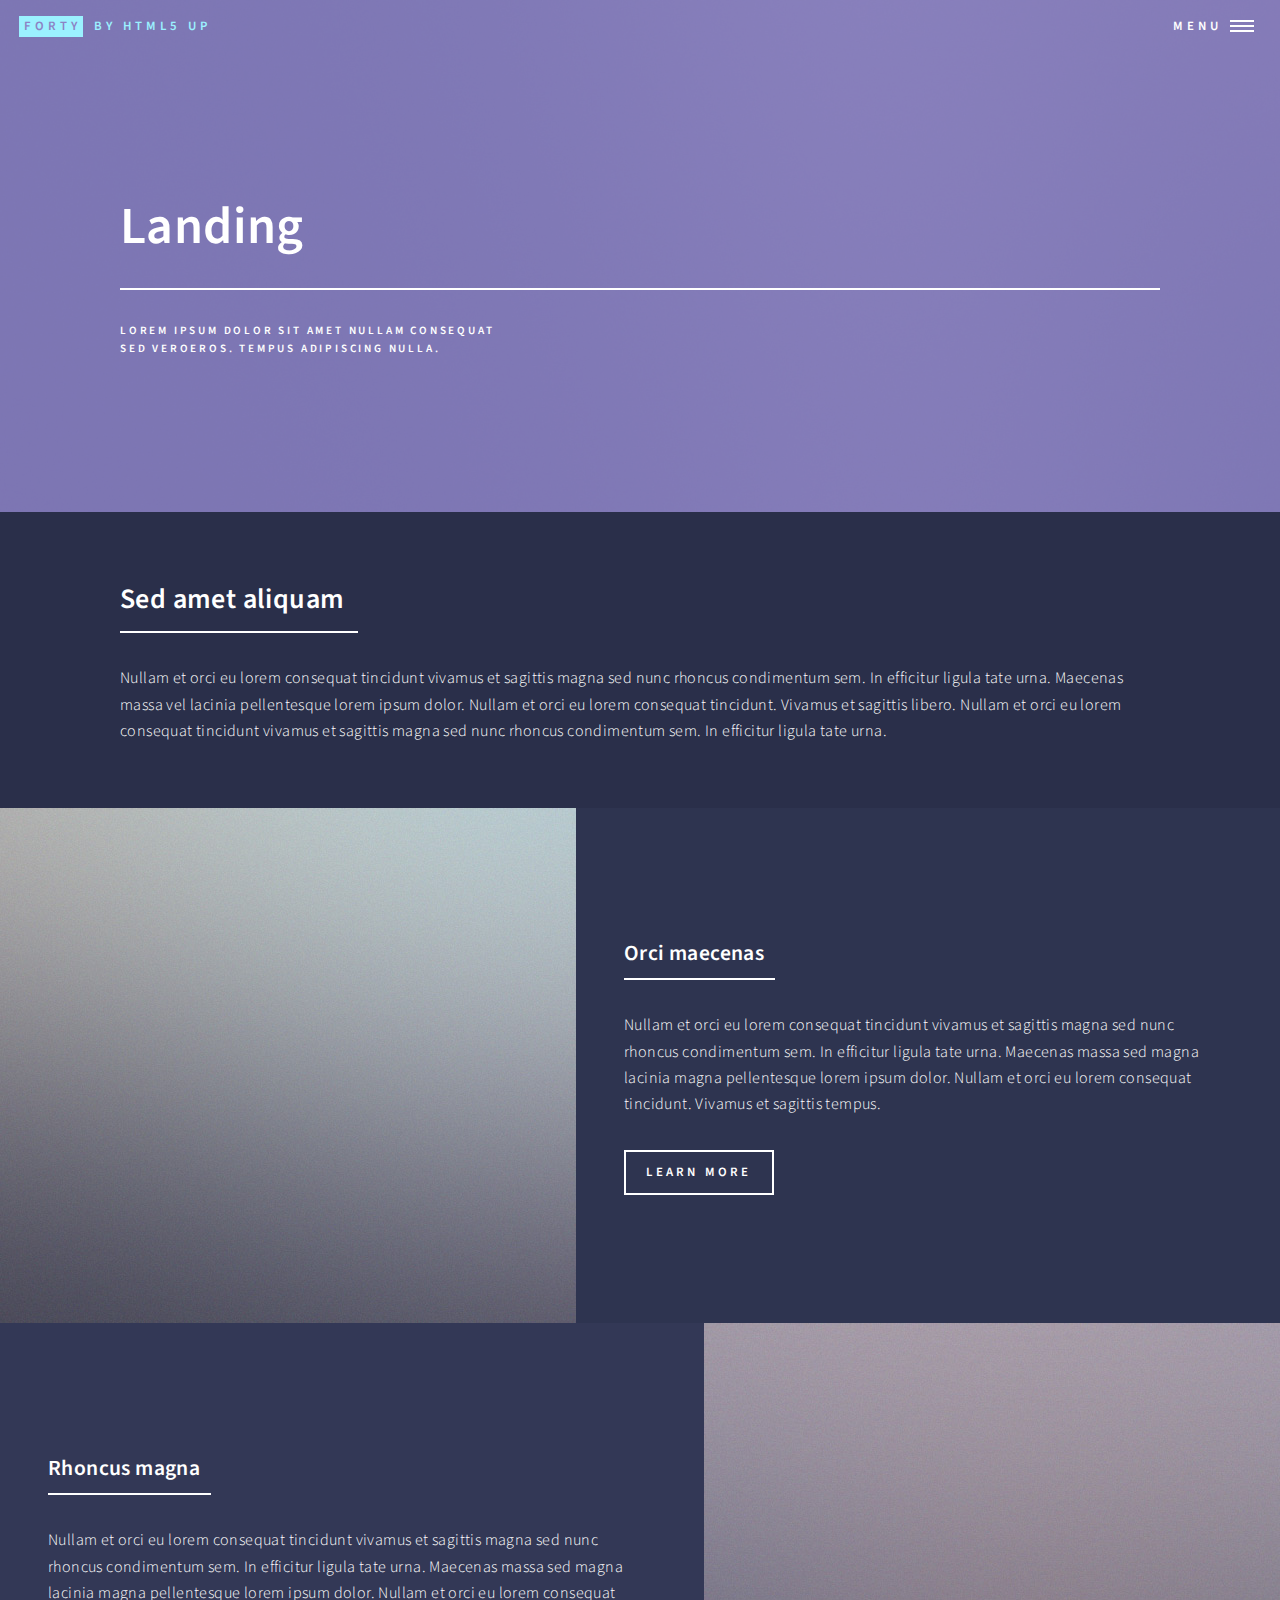
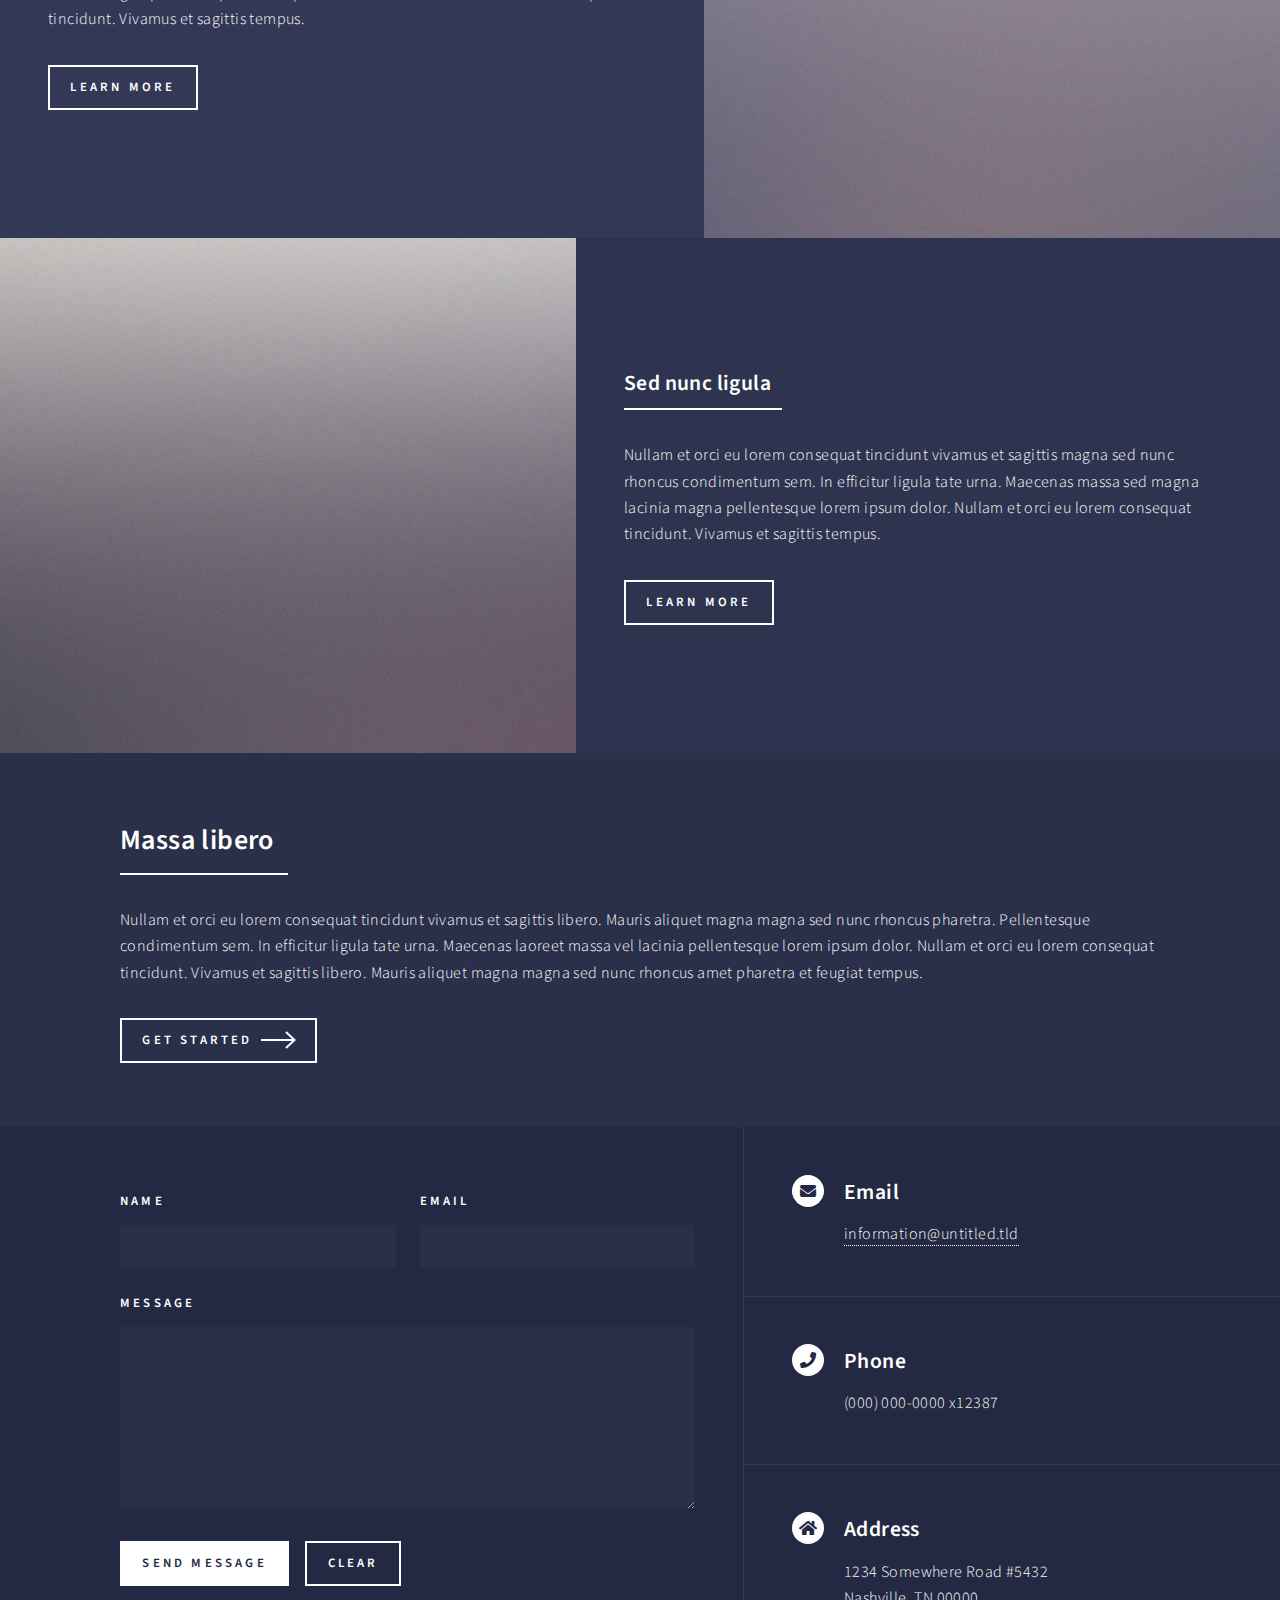
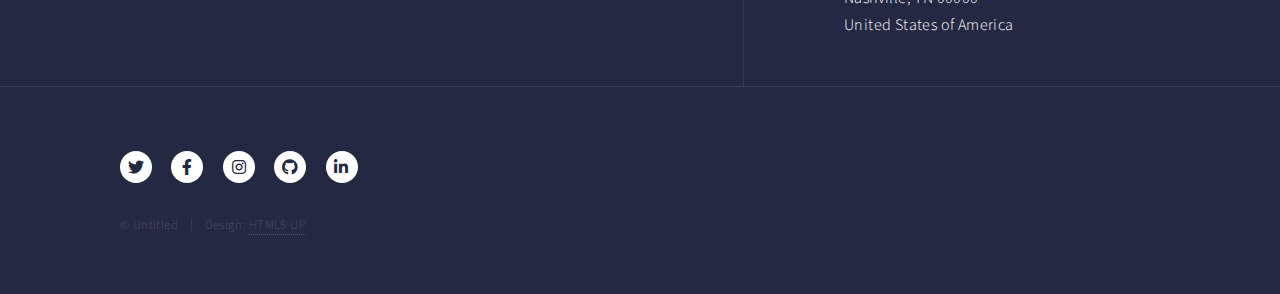
<file: hackathon/html5up-forty/landing.html>
<!DOCTYPE HTML>
<!--
	Forty by HTML5 UP
	html5up.net | @ajlkn
	Free for personal and commercial use under the CCA 3.0 license (html5up.net/license)
-->
<html>
	<head>
		<title>Landing - Forty by HTML5 UP</title>
		<meta charset="utf-8" />
		<meta name="viewport" content="width=device-width, initial-scale=1, user-scalable=no" />
		<link rel="stylesheet" href="assets/css/main.css" />
		<noscript><link rel="stylesheet" href="assets/css/noscript.css" /></noscript>
	</head>
	<body class="is-preload">

		<!-- Wrapper -->
			<div id="wrapper">

				<!-- Header -->
				<!-- Note: The "styleN" class below should match that of the banner element. -->
					<header id="header" class="alt style2">
						<a href="index.html" class="logo"><strong>Forty</strong> <span>by HTML5 UP</span></a>
						<nav>
							<a href="#menu">Menu</a>
						</nav>
					</header>

				<!-- Menu -->
					<nav id="menu">
						<ul class="links">
							<li><a href="index.html">Home</a></li>
							<li><a href="landing.html">Landing</a></li>
							<li><a href="generic.html">Generic</a></li>
							<li><a href="elements.html">Elements</a></li>
						</ul>
						<ul class="actions stacked">
							<li><a href="#" class="button primary fit">Get Started</a></li>
							<li><a href="#" class="button fit">Log In</a></li>
						</ul>
					</nav>

				<!-- Banner -->
				<!-- Note: The "styleN" class below should match that of the header element. -->
					<section id="banner" class="style2">
						<div class="inner">
							<span class="image">
								<img src="images/pic07.jpg" alt="" />
							</span>
							<header class="major">
								<h1>Landing</h1>
							</header>
							<div class="content">
								<p>Lorem ipsum dolor sit amet nullam consequat<br />
								sed veroeros. tempus adipiscing nulla.</p>
							</div>
						</div>
					</section>

				<!-- Main -->
					<div id="main">

						<!-- One -->
							<section id="one">
								<div class="inner">
									<header class="major">
										<h2>Sed amet aliquam</h2>
									</header>
									<p>Nullam et orci eu lorem consequat tincidunt vivamus et sagittis magna sed nunc rhoncus condimentum sem. In efficitur ligula tate urna. Maecenas massa vel lacinia pellentesque lorem ipsum dolor. Nullam et orci eu lorem consequat tincidunt. Vivamus et sagittis libero. Nullam et orci eu lorem consequat tincidunt vivamus et sagittis magna sed nunc rhoncus condimentum sem. In efficitur ligula tate urna.</p>
								</div>
							</section>

						<!-- Two -->
							<section id="two" class="spotlights">
								<section>
									<a href="generic.html" class="image">
										<img src="images/pic08.jpg" alt="" data-position="center center" />
									</a>
									<div class="content">
										<div class="inner">
											<header class="major">
												<h3>Orci maecenas</h3>
											</header>
											<p>Nullam et orci eu lorem consequat tincidunt vivamus et sagittis magna sed nunc rhoncus condimentum sem. In efficitur ligula tate urna. Maecenas massa sed magna lacinia magna pellentesque lorem ipsum dolor. Nullam et orci eu lorem consequat tincidunt. Vivamus et sagittis tempus.</p>
											<ul class="actions">
												<li><a href="generic.html" class="button">Learn more</a></li>
											</ul>
										</div>
									</div>
								</section>
								<section>
									<a href="generic.html" class="image">
										<img src="images/pic09.jpg" alt="" data-position="top center" />
									</a>
									<div class="content">
										<div class="inner">
											<header class="major">
												<h3>Rhoncus magna</h3>
											</header>
											<p>Nullam et orci eu lorem consequat tincidunt vivamus et sagittis magna sed nunc rhoncus condimentum sem. In efficitur ligula tate urna. Maecenas massa sed magna lacinia magna pellentesque lorem ipsum dolor. Nullam et orci eu lorem consequat tincidunt. Vivamus et sagittis tempus.</p>
											<ul class="actions">
												<li><a href="generic.html" class="button">Learn more</a></li>
											</ul>
										</div>
									</div>
								</section>
								<section>
									<a href="generic.html" class="image">
										<img src="images/pic10.jpg" alt="" data-position="25% 25%" />
									</a>
									<div class="content">
										<div class="inner">
											<header class="major">
												<h3>Sed nunc ligula</h3>
											</header>
											<p>Nullam et orci eu lorem consequat tincidunt vivamus et sagittis magna sed nunc rhoncus condimentum sem. In efficitur ligula tate urna. Maecenas massa sed magna lacinia magna pellentesque lorem ipsum dolor. Nullam et orci eu lorem consequat tincidunt. Vivamus et sagittis tempus.</p>
											<ul class="actions">
												<li><a href="generic.html" class="button">Learn more</a></li>
											</ul>
										</div>
									</div>
								</section>
							</section>

						<!-- Three -->
							<section id="three">
								<div class="inner">
									<header class="major">
										<h2>Massa libero</h2>
									</header>
									<p>Nullam et orci eu lorem consequat tincidunt vivamus et sagittis libero. Mauris aliquet magna magna sed nunc rhoncus pharetra. Pellentesque condimentum sem. In efficitur ligula tate urna. Maecenas laoreet massa vel lacinia pellentesque lorem ipsum dolor. Nullam et orci eu lorem consequat tincidunt. Vivamus et sagittis libero. Mauris aliquet magna magna sed nunc rhoncus amet pharetra et feugiat tempus.</p>
									<ul class="actions">
										<li><a href="generic.html" class="button next">Get Started</a></li>
									</ul>
								</div>
							</section>

					</div>

				<!-- Contact -->
					<section id="contact">
						<div class="inner">
							<section>
								<form method="post" action="#">
									<div class="fields">
										<div class="field half">
											<label for="name">Name</label>
											<input type="text" name="name" id="name" />
										</div>
										<div class="field half">
											<label for="email">Email</label>
											<input type="text" name="email" id="email" />
										</div>
										<div class="field">
											<label for="message">Message</label>
											<textarea name="message" id="message" rows="6"></textarea>
										</div>
									</div>
									<ul class="actions">
										<li><input type="submit" value="Send Message" class="primary" /></li>
										<li><input type="reset" value="Clear" /></li>
									</ul>
								</form>
							</section>
							<section class="split">
								<section>
									<div class="contact-method">
										<span class="icon solid alt fa-envelope"></span>
										<h3>Email</h3>
										<a href="#">information@untitled.tld</a>
									</div>
								</section>
								<section>
									<div class="contact-method">
										<span class="icon solid alt fa-phone"></span>
										<h3>Phone</h3>
										<span>(000) 000-0000 x12387</span>
									</div>
								</section>
								<section>
									<div class="contact-method">
										<span class="icon solid alt fa-home"></span>
										<h3>Address</h3>
										<span>1234 Somewhere Road #5432<br />
										Nashville, TN 00000<br />
										United States of America</span>
									</div>
								</section>
							</section>
						</div>
					</section>

				<!-- Footer -->
					<footer id="footer">
						<div class="inner">
							<ul class="icons">
								<li><a href="#" class="icon brands alt fa-twitter"><span class="label">Twitter</span></a></li>
								<li><a href="#" class="icon brands alt fa-facebook-f"><span class="label">Facebook</span></a></li>
								<li><a href="#" class="icon brands alt fa-instagram"><span class="label">Instagram</span></a></li>
								<li><a href="#" class="icon brands alt fa-github"><span class="label">GitHub</span></a></li>
								<li><a href="#" class="icon brands alt fa-linkedin-in"><span class="label">LinkedIn</span></a></li>
							</ul>
							<ul class="copyright">
								<li>&copy; Untitled</li><li>Design: <a href="https://html5up.net">HTML5 UP</a></li>
							</ul>
						</div>
					</footer>

			</div>

		<!-- Scripts -->
			<script src="assets/js/jquery.min.js"></script>
			<script src="assets/js/jquery.scrolly.min.js"></script>
			<script src="assets/js/jquery.scrollex.min.js"></script>
			<script src="assets/js/browser.min.js"></script>
			<script src="assets/js/breakpoints.min.js"></script>
			<script src="assets/js/util.js"></script>
			<script src="assets/js/main.js"></script>

	</body>
</html>
</file>
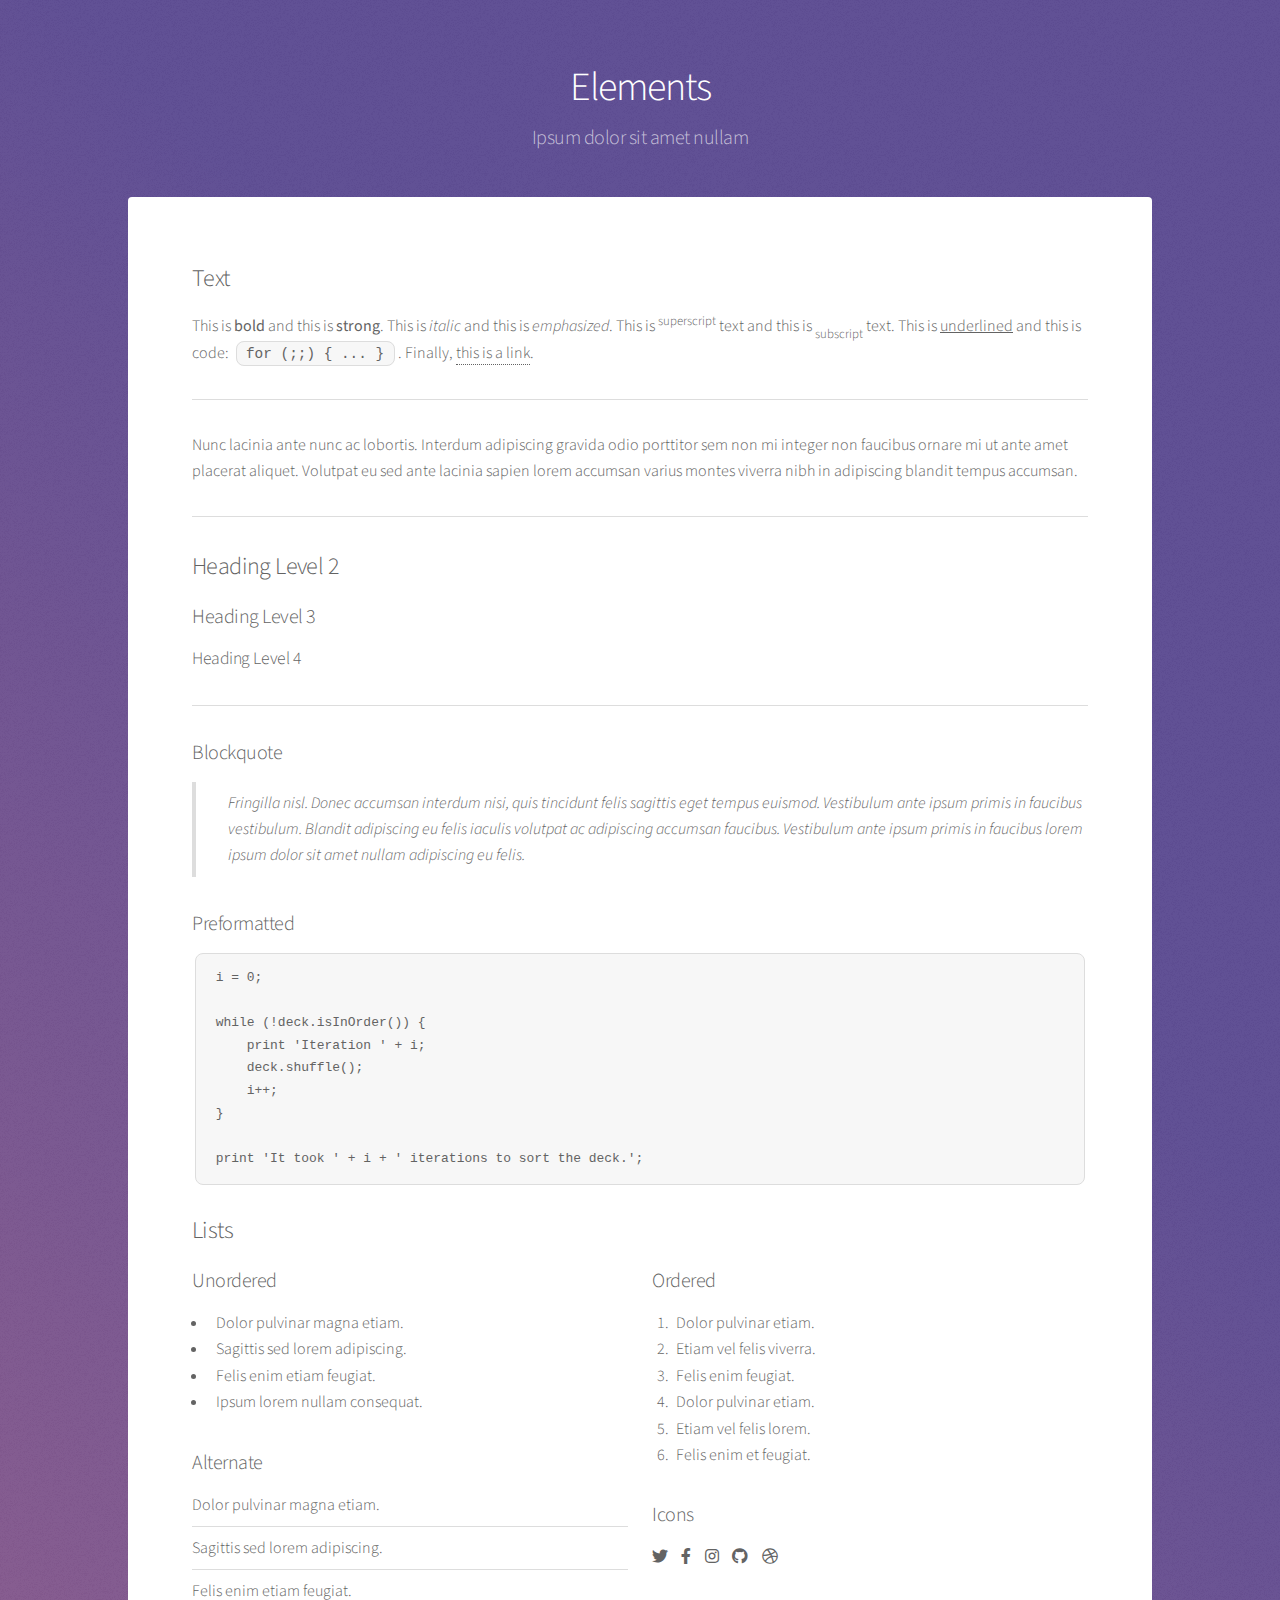
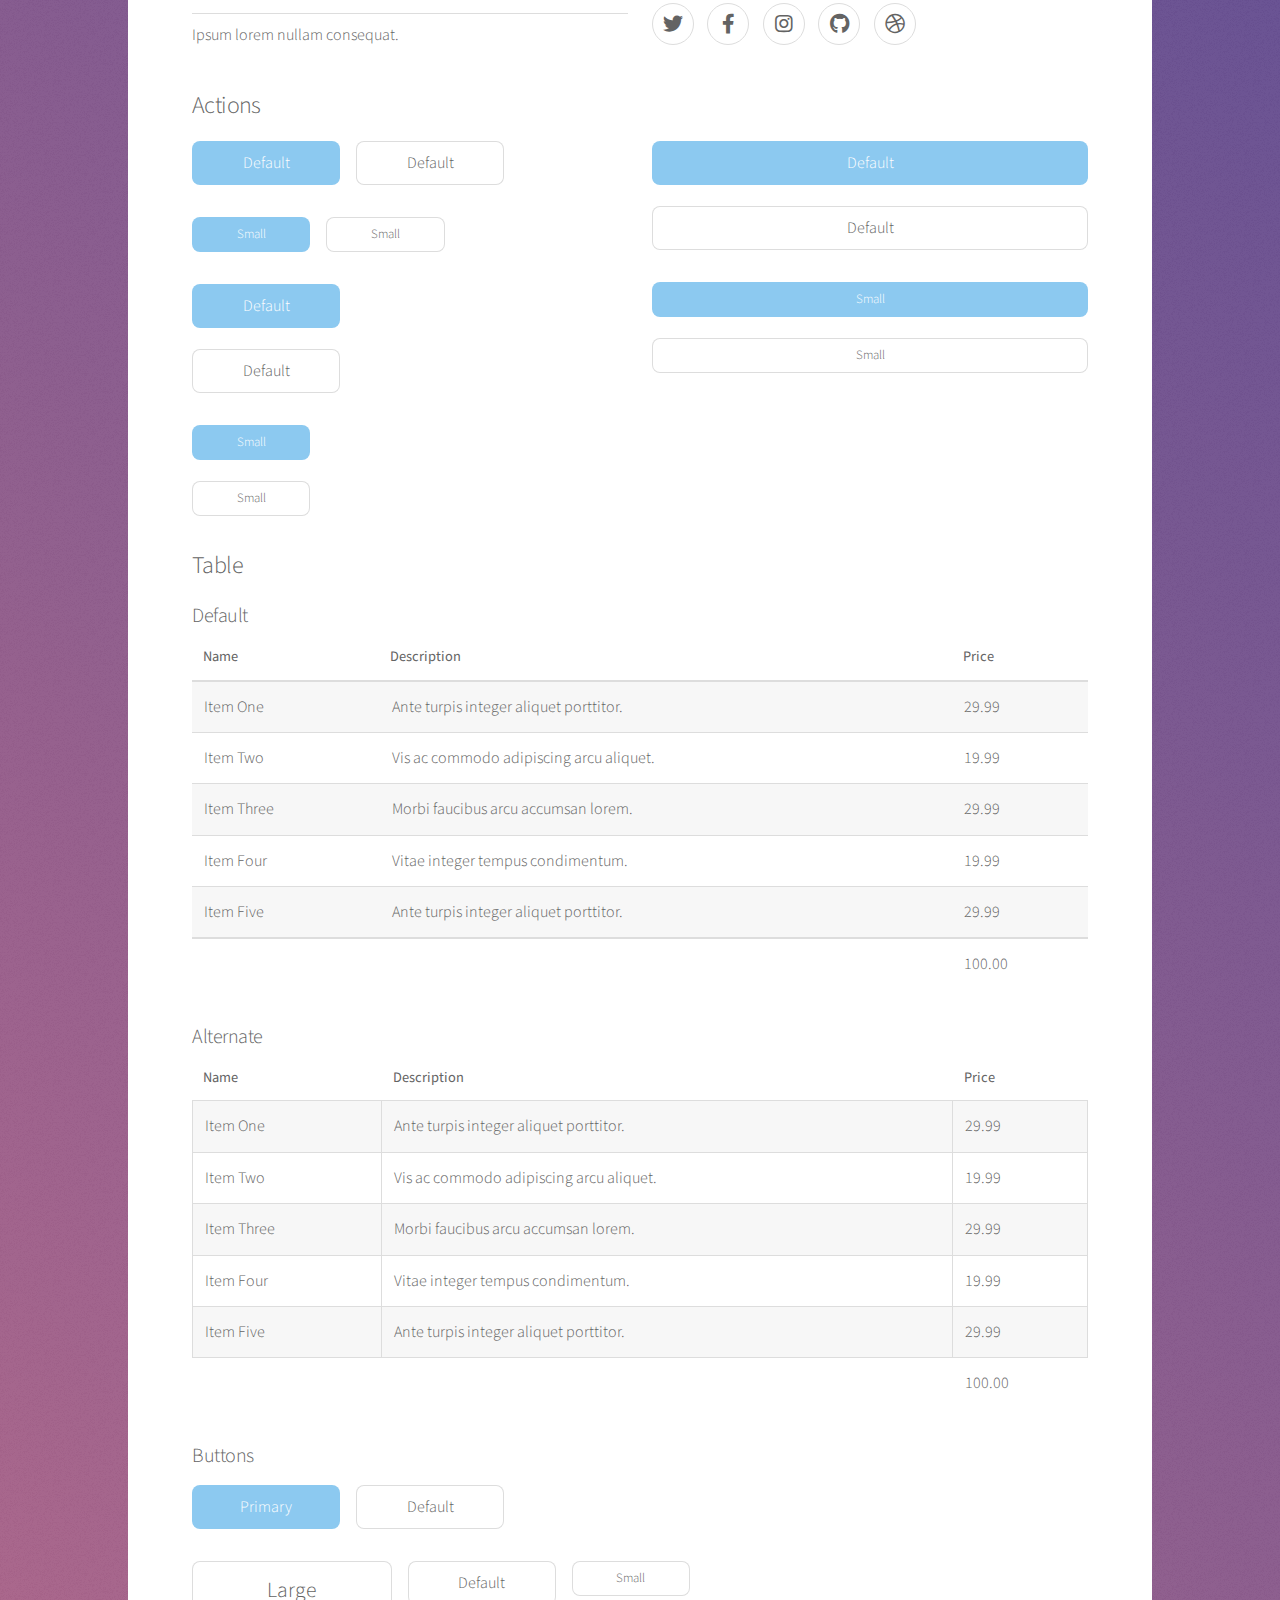
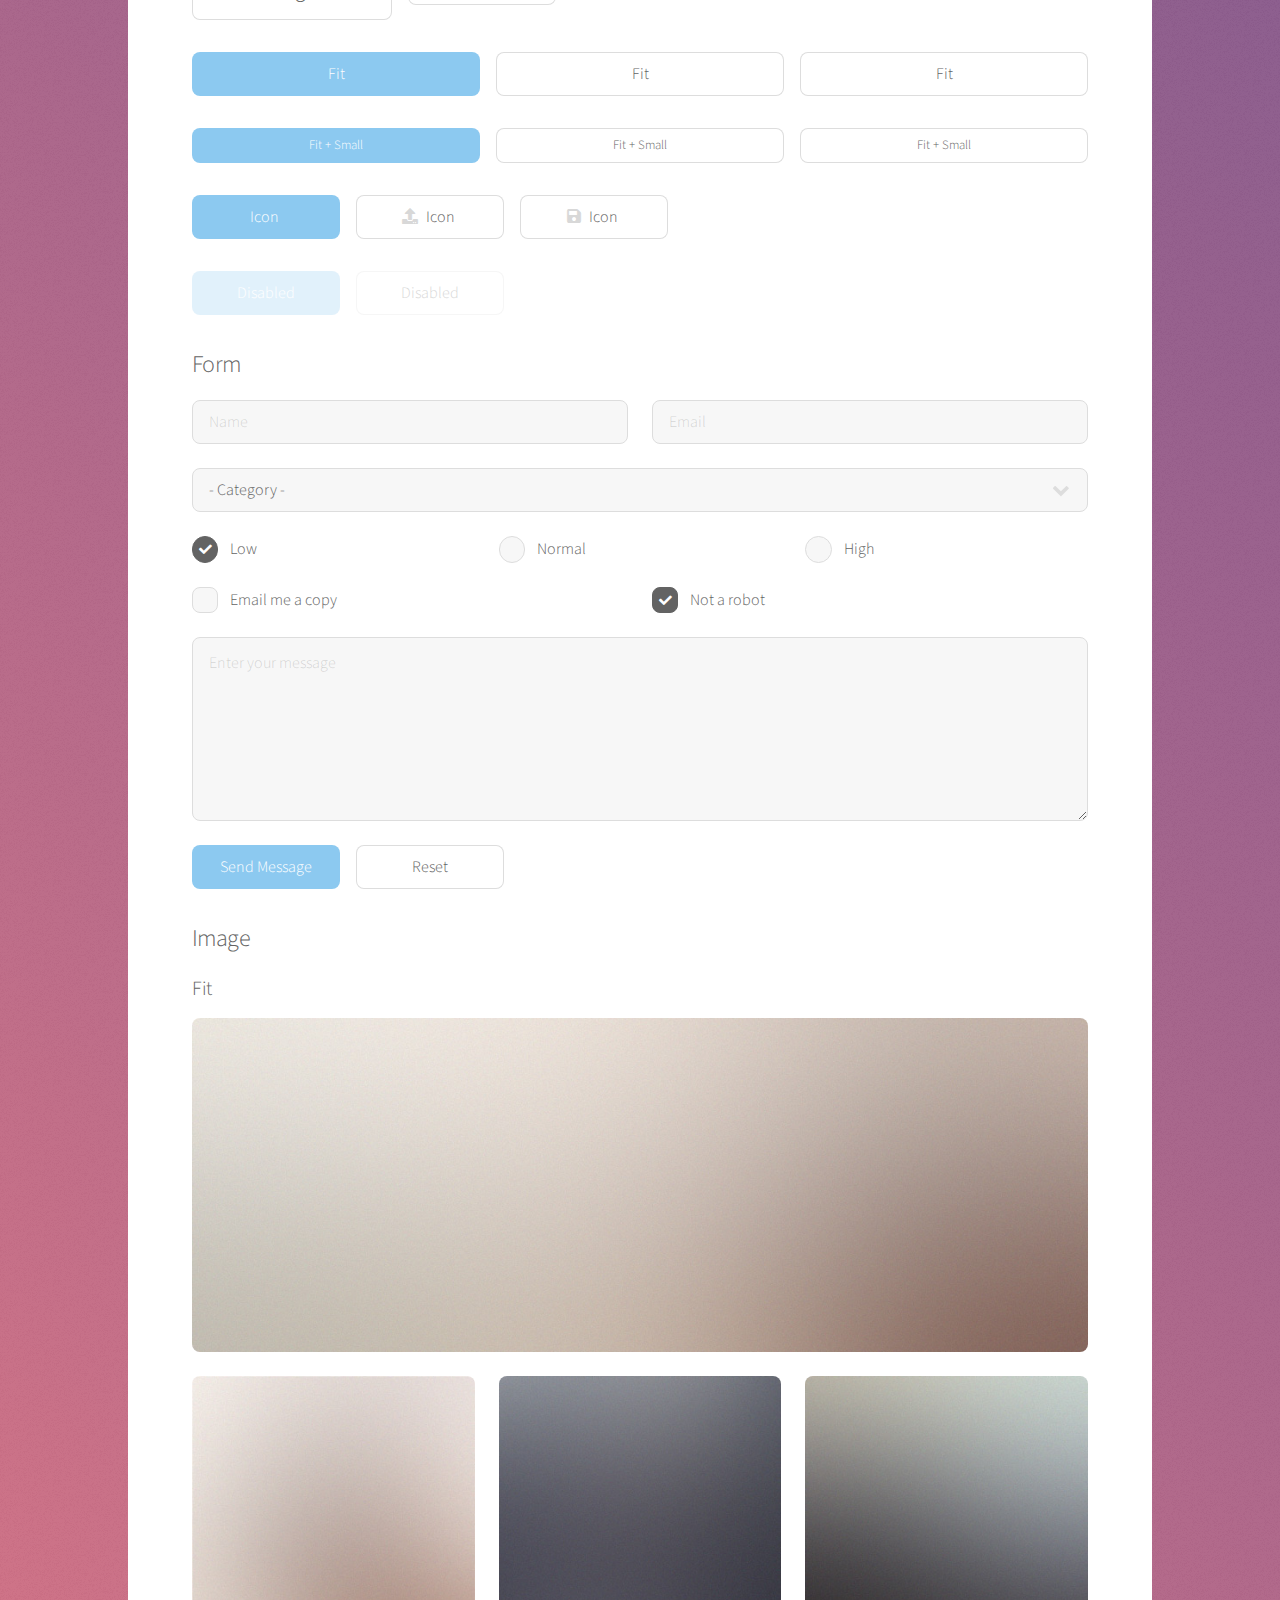
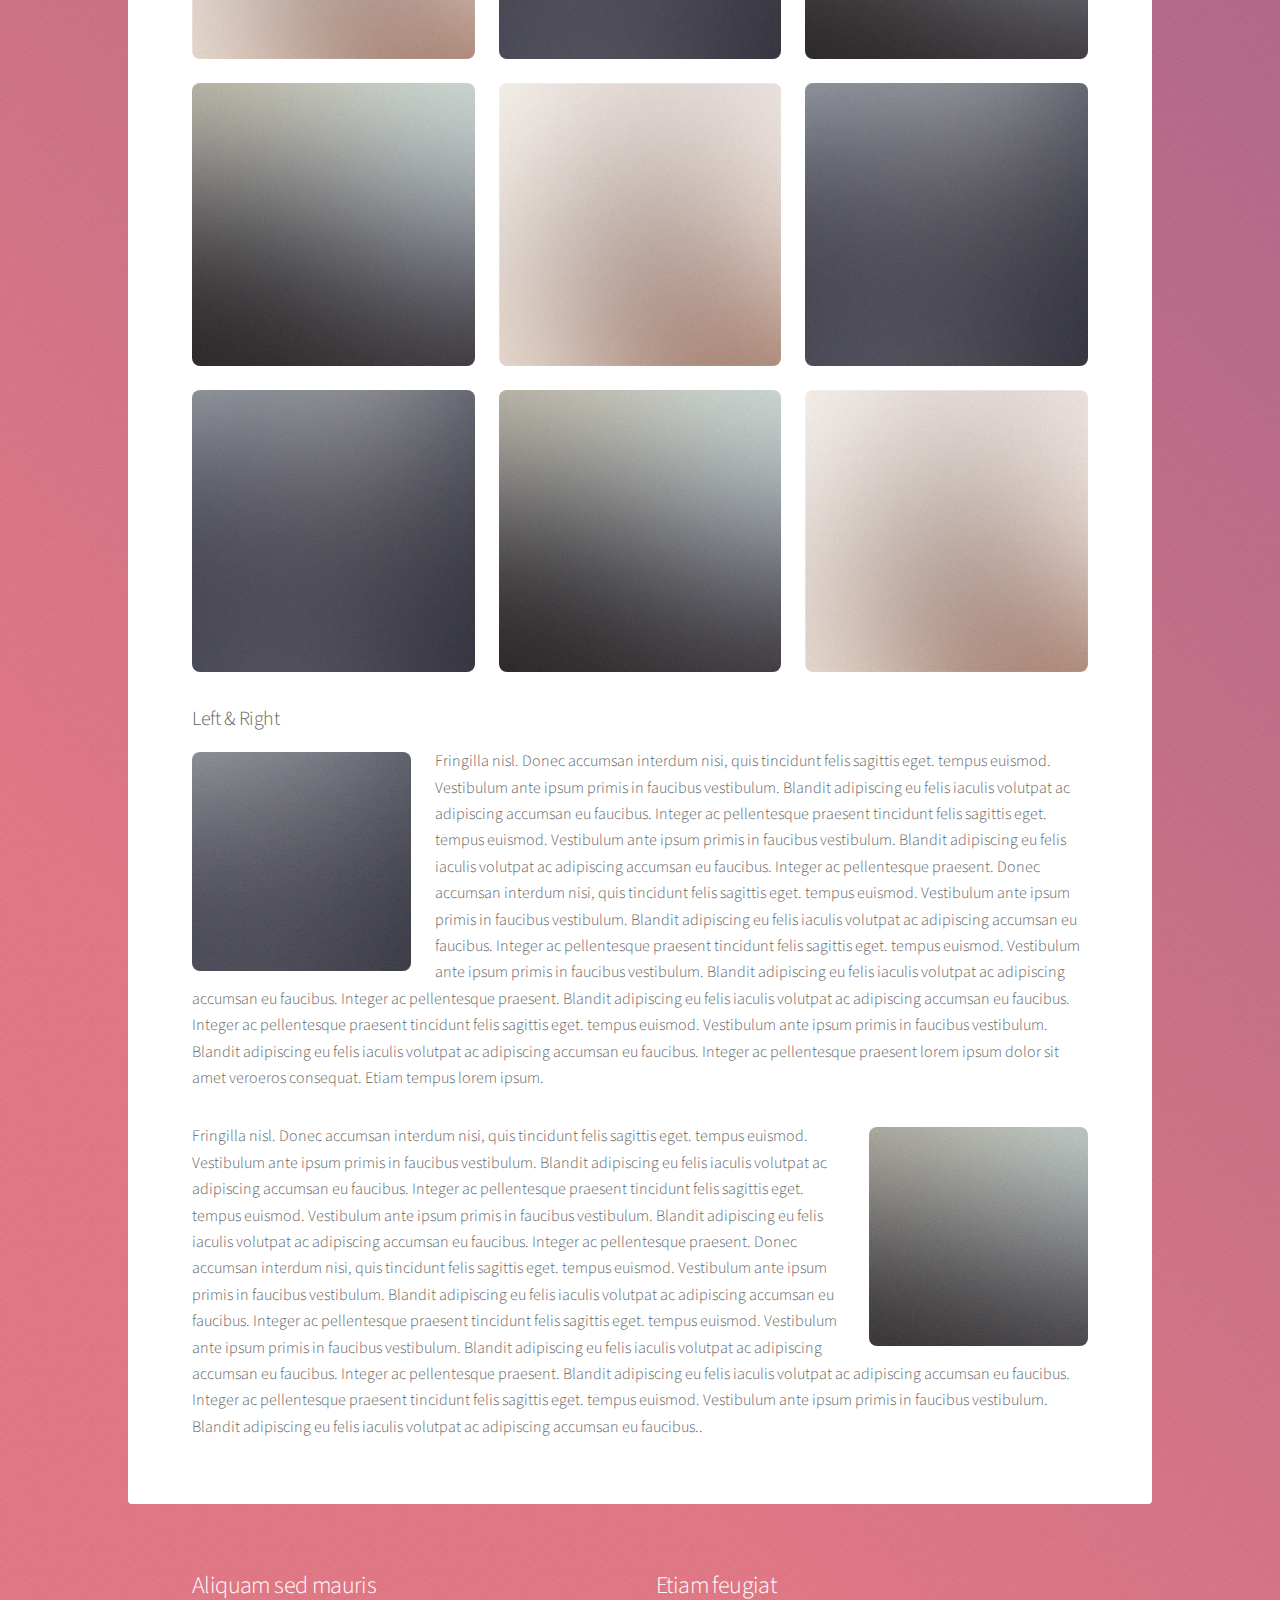
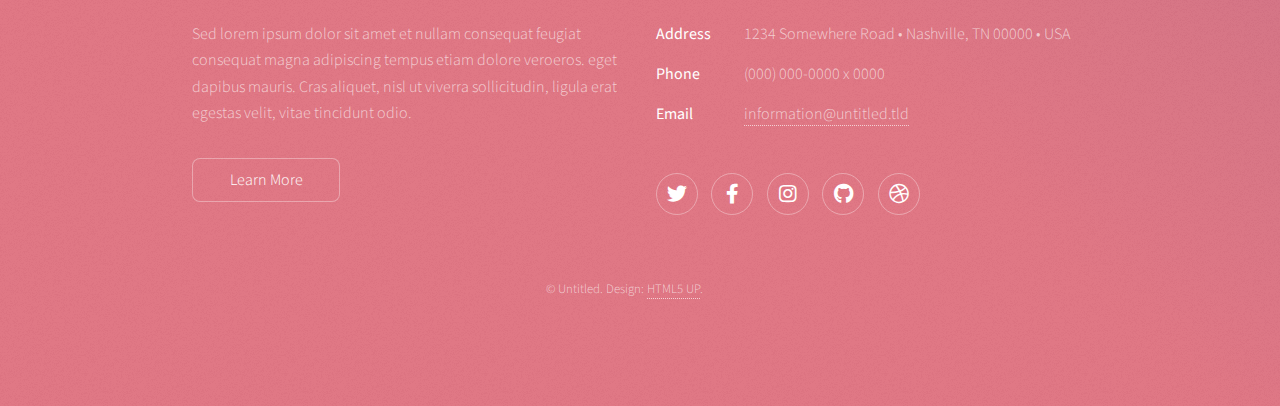
<file: hackathon/html5up-stellar/elements.html>
<!DOCTYPE HTML>
<!--
	Stellar by HTML5 UP
	html5up.net | @ajlkn
	Free for personal and commercial use under the CCA 3.0 license (html5up.net/license)
-->
<html>
	<head>
		<title>Elements - Stellar by HTML5 UP</title>
		<meta charset="utf-8" />
		<meta name="viewport" content="width=device-width, initial-scale=1, user-scalable=no" />
		<link rel="stylesheet" href="assets/css/main.css" />
		<noscript><link rel="stylesheet" href="assets/css/noscript.css" /></noscript>
	</head>
	<body class="is-preload">

		<!-- Wrapper -->
			<div id="wrapper">

				<!-- Header -->
					<header id="header">
						<h1>Elements</h1>
						<p>Ipsum dolor sit amet nullam</p>
					</header>

				<!-- Main -->
					<div id="main">

						<!-- Content -->
							<section id="content" class="main">

								<!-- Text -->
									<section>
										<h2>Text</h2>
										<p>This is <b>bold</b> and this is <strong>strong</strong>. This is <i>italic</i> and this is <em>emphasized</em>.
										This is <sup>superscript</sup> text and this is <sub>subscript</sub> text.
										This is <u>underlined</u> and this is code: <code>for (;;) { ... }</code>. Finally, <a href="#">this is a link</a>.</p>
										<hr />
										<p>Nunc lacinia ante nunc ac lobortis. Interdum adipiscing gravida odio porttitor sem non mi integer non faucibus ornare mi ut ante amet placerat aliquet. Volutpat eu sed ante lacinia sapien lorem accumsan varius montes viverra nibh in adipiscing blandit tempus accumsan.</p>
										<hr />
										<h2>Heading Level 2</h2>
										<h3>Heading Level 3</h3>
										<h4>Heading Level 4</h4>
										<hr />
										<h3>Blockquote</h3>
										<blockquote>Fringilla nisl. Donec accumsan interdum nisi, quis tincidunt felis sagittis eget tempus euismod. Vestibulum ante ipsum primis in faucibus vestibulum. Blandit adipiscing eu felis iaculis volutpat ac adipiscing accumsan faucibus. Vestibulum ante ipsum primis in faucibus lorem ipsum dolor sit amet nullam adipiscing eu felis.</blockquote>
										<h3>Preformatted</h3>
										<pre><code>i = 0;

while (!deck.isInOrder()) {
    print 'Iteration ' + i;
    deck.shuffle();
    i++;
}

print 'It took ' + i + ' iterations to sort the deck.';</code></pre>
									</section>

								<!-- Lists -->
									<section>
										<h2>Lists</h2>
										<div class="row">
											<div class="col-6 col-12-medium">
												<h3>Unordered</h3>
												<ul>
													<li>Dolor pulvinar magna etiam.</li>
													<li>Sagittis sed lorem adipiscing.</li>
													<li>Felis enim etiam feugiat.</li>
													<li>Ipsum lorem nullam consequat.</li>
												</ul>
												<h3>Alternate</h3>
												<ul class="alt">
													<li>Dolor pulvinar magna etiam.</li>
													<li>Sagittis sed lorem adipiscing.</li>
													<li>Felis enim etiam feugiat.</li>
													<li>Ipsum lorem nullam consequat.</li>
												</ul>
											</div>
											<div class="col-6 col-12-medium">
												<h3>Ordered</h3>
												<ol>
													<li>Dolor pulvinar etiam.</li>
													<li>Etiam vel felis viverra.</li>
													<li>Felis enim feugiat.</li>
													<li>Dolor pulvinar etiam.</li>
													<li>Etiam vel felis lorem.</li>
													<li>Felis enim et feugiat.</li>
												</ol>
												<h3>Icons</h3>
												<ul class="icons">
													<li><a href="#" class="icon brands fa-twitter"><span class="label">Twitter</span></a></li>
													<li><a href="#" class="icon brands fa-facebook-f"><span class="label">Facebook</span></a></li>
													<li><a href="#" class="icon brands fa-instagram"><span class="label">Instagram</span></a></li>
													<li><a href="#" class="icon brands fa-github"><span class="label">GitHub</span></a></li>
													<li><a href="#" class="icon brands fa-dribbble"><span class="label">Dribbble</span></a></li>
												</ul>
												<ul class="icons">
													<li><a href="#" class="icon brands alt fa-twitter"><span class="label">Twitter</span></a></li>
													<li><a href="#" class="icon brands alt fa-facebook-f"><span class="label">Facebook</span></a></li>
													<li><a href="#" class="icon brands alt fa-instagram"><span class="label">Instagram</span></a></li>
													<li><a href="#" class="icon brands alt fa-github"><span class="label">GitHub</span></a></li>
													<li><a href="#" class="icon brands alt fa-dribbble"><span class="label">Dribbble</span></a></li>
												</ul>
											</div>
										</div>
										<h2>Actions</h2>
										<div class="row">
											<div class="col-6 col-12-medium">
												<ul class="actions">
													<li><a href="#" class="button primary">Default</a></li>
													<li><a href="#" class="button">Default</a></li>
												</ul>
												<ul class="actions small">
													<li><a href="#" class="button primary small">Small</a></li>
													<li><a href="#" class="button small">Small</a></li>
												</ul>
												<ul class="actions stacked">
													<li><a href="#" class="button primary">Default</a></li>
													<li><a href="#" class="button">Default</a></li>
												</ul>
												<ul class="actions stacked">
													<li><a href="#" class="button primary small">Small</a></li>
													<li><a href="#" class="button small">Small</a></li>
												</ul>
											</div>
											<div class="col-6 col-12-medium">
												<ul class="actions stacked">
													<li><a href="#" class="button primary fit">Default</a></li>
													<li><a href="#" class="button fit">Default</a></li>
												</ul>
												<ul class="actions stacked">
													<li><a href="#" class="button primary small fit">Small</a></li>
													<li><a href="#" class="button small fit">Small</a></li>
												</ul>
											</div>
										</div>
									</section>

								<!-- Table -->
									<section>
										<h2>Table</h2>
										<h3>Default</h3>
										<div class="table-wrapper">
											<table>
												<thead>
													<tr>
														<th>Name</th>
														<th>Description</th>
														<th>Price</th>
													</tr>
												</thead>
												<tbody>
													<tr>
														<td>Item One</td>
														<td>Ante turpis integer aliquet porttitor.</td>
														<td>29.99</td>
													</tr>
													<tr>
														<td>Item Two</td>
														<td>Vis ac commodo adipiscing arcu aliquet.</td>
														<td>19.99</td>
													</tr>
													<tr>
														<td>Item Three</td>
														<td> Morbi faucibus arcu accumsan lorem.</td>
														<td>29.99</td>
													</tr>
													<tr>
														<td>Item Four</td>
														<td>Vitae integer tempus condimentum.</td>
														<td>19.99</td>
													</tr>
													<tr>
														<td>Item Five</td>
														<td>Ante turpis integer aliquet porttitor.</td>
														<td>29.99</td>
													</tr>
												</tbody>
												<tfoot>
													<tr>
														<td colspan="2"></td>
														<td>100.00</td>
													</tr>
												</tfoot>
											</table>
										</div>

										<h3>Alternate</h3>
										<div class="table-wrapper">
											<table class="alt">
												<thead>
													<tr>
														<th>Name</th>
														<th>Description</th>
														<th>Price</th>
													</tr>
												</thead>
												<tbody>
													<tr>
														<td>Item One</td>
														<td>Ante turpis integer aliquet porttitor.</td>
														<td>29.99</td>
													</tr>
													<tr>
														<td>Item Two</td>
														<td>Vis ac commodo adipiscing arcu aliquet.</td>
														<td>19.99</td>
													</tr>
													<tr>
														<td>Item Three</td>
														<td> Morbi faucibus arcu accumsan lorem.</td>
														<td>29.99</td>
													</tr>
													<tr>
														<td>Item Four</td>
														<td>Vitae integer tempus condimentum.</td>
														<td>19.99</td>
													</tr>
													<tr>
														<td>Item Five</td>
														<td>Ante turpis integer aliquet porttitor.</td>
														<td>29.99</td>
													</tr>
												</tbody>
												<tfoot>
													<tr>
														<td colspan="2"></td>
														<td>100.00</td>
													</tr>
												</tfoot>
											</table>
										</div>
									</section>

								<!-- Buttons -->
									<section>
										<h3>Buttons</h3>
										<ul class="actions">
											<li><a href="#" class="button primary">Primary</a></li>
											<li><a href="#" class="button">Default</a></li>
										</ul>
										<ul class="actions">
											<li><a href="#" class="button large">Large</a></li>
											<li><a href="#" class="button">Default</a></li>
											<li><a href="#" class="button small">Small</a></li>
										</ul>
										<ul class="actions fit">
											<li><a href="#" class="button primary fit">Fit</a></li>
											<li><a href="#" class="button fit">Fit</a></li>
											<li><a href="#" class="button fit">Fit</a></li>
										</ul>
										<ul class="actions fit small">
											<li><a href="#" class="button primary fit small">Fit + Small</a></li>
											<li><a href="#" class="button fit small">Fit + Small</a></li>
											<li><a href="#" class="button fit small">Fit + Small</a></li>
										</ul>
										<ul class="actions">
											<li><a href="#" class="button primary icon solidfa-download">Icon</a></li>
											<li><a href="#" class="button icon solid fa-upload">Icon</a></li>
											<li><a href="#" class="button icon solid fa-save">Icon</a></li>
										</ul>
										<ul class="actions">
											<li><span class="button primary disabled">Disabled</span></li>
											<li><span class="button disabled">Disabled</span></li>
										</ul>
									</section>

								<!-- Form -->
									<section>
										<h2>Form</h2>
										<form method="post" action="#">
											<div class="row gtr-uniform">
												<div class="col-6 col-12-xsmall">
													<input type="text" name="demo-name" id="demo-name" value="" placeholder="Name" />
												</div>
												<div class="col-6 col-12-xsmall">
													<input type="email" name="demo-email" id="demo-email" value="" placeholder="Email" />
												</div>
												<div class="col-12">
													<select name="demo-category" id="demo-category">
														<option value="">- Category -</option>
														<option value="1">Manufacturing</option>
														<option value="1">Shipping</option>
														<option value="1">Administration</option>
														<option value="1">Human Resources</option>
													</select>
												</div>
												<div class="col-4 col-12-small">
													<input type="radio" id="demo-priority-low" name="demo-priority" checked>
													<label for="demo-priority-low">Low</label>
												</div>
												<div class="col-4 col-12-small">
													<input type="radio" id="demo-priority-normal" name="demo-priority">
													<label for="demo-priority-normal">Normal</label>
												</div>
												<div class="col-4 col-12-small">
													<input type="radio" id="demo-priority-high" name="demo-priority">
													<label for="demo-priority-high">High</label>
												</div>
												<div class="col-6 col-12-small">
													<input type="checkbox" id="demo-copy" name="demo-copy">
													<label for="demo-copy">Email me a copy</label>
												</div>
												<div class="col-6 col-12-small">
													<input type="checkbox" id="demo-human" name="demo-human" checked>
													<label for="demo-human">Not a robot</label>
												</div>
												<div class="col-12">
													<textarea name="demo-message" id="demo-message" placeholder="Enter your message" rows="6"></textarea>
												</div>
												<div class="col-12">
													<ul class="actions">
														<li><input type="submit" value="Send Message" class="primary" /></li>
														<li><input type="reset" value="Reset" /></li>
													</ul>
												</div>
											</div>
										</form>
									</section>

								<!-- Image -->
									<section>
										<h2>Image</h2>
										<h3>Fit</h3>
										<div class="box alt">
											<div class="row gtr-uniform">
												<div class="col-12"><span class="image fit"><img src="images/pic04.jpg" alt="" /></span></div>
												<div class="col-4"><span class="image fit"><img src="images/pic01.jpg" alt="" /></span></div>
												<div class="col-4"><span class="image fit"><img src="images/pic02.jpg" alt="" /></span></div>
												<div class="col-4"><span class="image fit"><img src="images/pic03.jpg" alt="" /></span></div>
												<div class="col-4"><span class="image fit"><img src="images/pic03.jpg" alt="" /></span></div>
												<div class="col-4"><span class="image fit"><img src="images/pic01.jpg" alt="" /></span></div>
												<div class="col-4"><span class="image fit"><img src="images/pic02.jpg" alt="" /></span></div>
												<div class="col-4"><span class="image fit"><img src="images/pic02.jpg" alt="" /></span></div>
												<div class="col-4"><span class="image fit"><img src="images/pic03.jpg" alt="" /></span></div>
												<div class="col-4"><span class="image fit"><img src="images/pic01.jpg" alt="" /></span></div>
											</div>
										</div>
										<h3>Left &amp; Right</h3>
										<p><span class="image left"><img src="images/pic05.jpg" alt="" /></span>Fringilla nisl. Donec accumsan interdum nisi, quis tincidunt felis sagittis eget. tempus euismod. Vestibulum ante ipsum primis in faucibus vestibulum. Blandit adipiscing eu felis iaculis volutpat ac adipiscing accumsan eu faucibus. Integer ac pellentesque praesent tincidunt felis sagittis eget. tempus euismod. Vestibulum ante ipsum primis in faucibus vestibulum. Blandit adipiscing eu felis iaculis volutpat ac adipiscing accumsan eu faucibus. Integer ac pellentesque praesent. Donec accumsan interdum nisi, quis tincidunt felis sagittis eget. tempus euismod. Vestibulum ante ipsum primis in faucibus vestibulum. Blandit adipiscing eu felis iaculis volutpat ac adipiscing accumsan eu faucibus. Integer ac pellentesque praesent tincidunt felis sagittis eget. tempus euismod. Vestibulum ante ipsum primis in faucibus vestibulum. Blandit adipiscing eu felis iaculis volutpat ac adipiscing accumsan eu faucibus. Integer ac pellentesque praesent. Blandit adipiscing eu felis iaculis volutpat ac adipiscing accumsan eu faucibus. Integer ac pellentesque praesent tincidunt felis sagittis eget. tempus euismod. Vestibulum ante ipsum primis in faucibus vestibulum. Blandit adipiscing eu felis iaculis volutpat ac adipiscing accumsan eu faucibus. Integer ac pellentesque praesent lorem ipsum dolor sit amet veroeros consequat. Etiam tempus lorem ipsum.</p>
										<p><span class="image right"><img src="images/pic06.jpg" alt="" /></span>Fringilla nisl. Donec accumsan interdum nisi, quis tincidunt felis sagittis eget. tempus euismod. Vestibulum ante ipsum primis in faucibus vestibulum. Blandit adipiscing eu felis iaculis volutpat ac adipiscing accumsan eu faucibus. Integer ac pellentesque praesent tincidunt felis sagittis eget. tempus euismod. Vestibulum ante ipsum primis in faucibus vestibulum. Blandit adipiscing eu felis iaculis volutpat ac adipiscing accumsan eu faucibus. Integer ac pellentesque praesent. Donec accumsan interdum nisi, quis tincidunt felis sagittis eget. tempus euismod. Vestibulum ante ipsum primis in faucibus vestibulum. Blandit adipiscing eu felis iaculis volutpat ac adipiscing accumsan eu faucibus. Integer ac pellentesque praesent tincidunt felis sagittis eget. tempus euismod. Vestibulum ante ipsum primis in faucibus vestibulum. Blandit adipiscing eu felis iaculis volutpat ac adipiscing accumsan eu faucibus. Integer ac pellentesque praesent. Blandit adipiscing eu felis iaculis volutpat ac adipiscing accumsan eu faucibus. Integer ac pellentesque praesent tincidunt felis sagittis eget. tempus euismod. Vestibulum ante ipsum primis in faucibus vestibulum. Blandit adipiscing eu felis iaculis volutpat ac adipiscing accumsan eu faucibus..</p>
									</section>

							</section>

					</div>

				<!-- Footer -->
					<footer id="footer">
						<section>
							<h2>Aliquam sed mauris</h2>
							<p>Sed lorem ipsum dolor sit amet et nullam consequat feugiat consequat magna adipiscing tempus etiam dolore veroeros. eget dapibus mauris. Cras aliquet, nisl ut viverra sollicitudin, ligula erat egestas velit, vitae tincidunt odio.</p>
							<ul class="actions">
								<li><a href="#" class="button">Learn More</a></li>
							</ul>
						</section>
						<section>
							<h2>Etiam feugiat</h2>
							<dl class="alt">
								<dt>Address</dt>
								<dd>1234 Somewhere Road &bull; Nashville, TN 00000 &bull; USA</dd>
								<dt>Phone</dt>
								<dd>(000) 000-0000 x 0000</dd>
								<dt>Email</dt>
								<dd><a href="#">information@untitled.tld</a></dd>
							</dl>
							<ul class="icons">
								<li><a href="#" class="icon brands fa-twitter alt"><span class="label">Twitter</span></a></li>
								<li><a href="#" class="icon brands fa-facebook-f alt"><span class="label">Facebook</span></a></li>
								<li><a href="#" class="icon brands fa-instagram alt"><span class="label">Instagram</span></a></li>
								<li><a href="#" class="icon brands fa-github alt"><span class="label">GitHub</span></a></li>
								<li><a href="#" class="icon brands fa-dribbble alt"><span class="label">Dribbble</span></a></li>
							</ul>
						</section>
						<p class="copyright">&copy; Untitled. Design: <a href="https://html5up.net">HTML5 UP</a>.</p>
					</footer>

			</div>

		<!-- Scripts -->
			<script src="assets/js/jquery.min.js"></script>
			<script src="assets/js/jquery.scrollex.min.js"></script>
			<script src="assets/js/jquery.scrolly.min.js"></script>
			<script src="assets/js/browser.min.js"></script>
			<script src="assets/js/breakpoints.min.js"></script>
			<script src="assets/js/util.js"></script>
			<script src="assets/js/main.js"></script>

	</body>
</html>
</file>
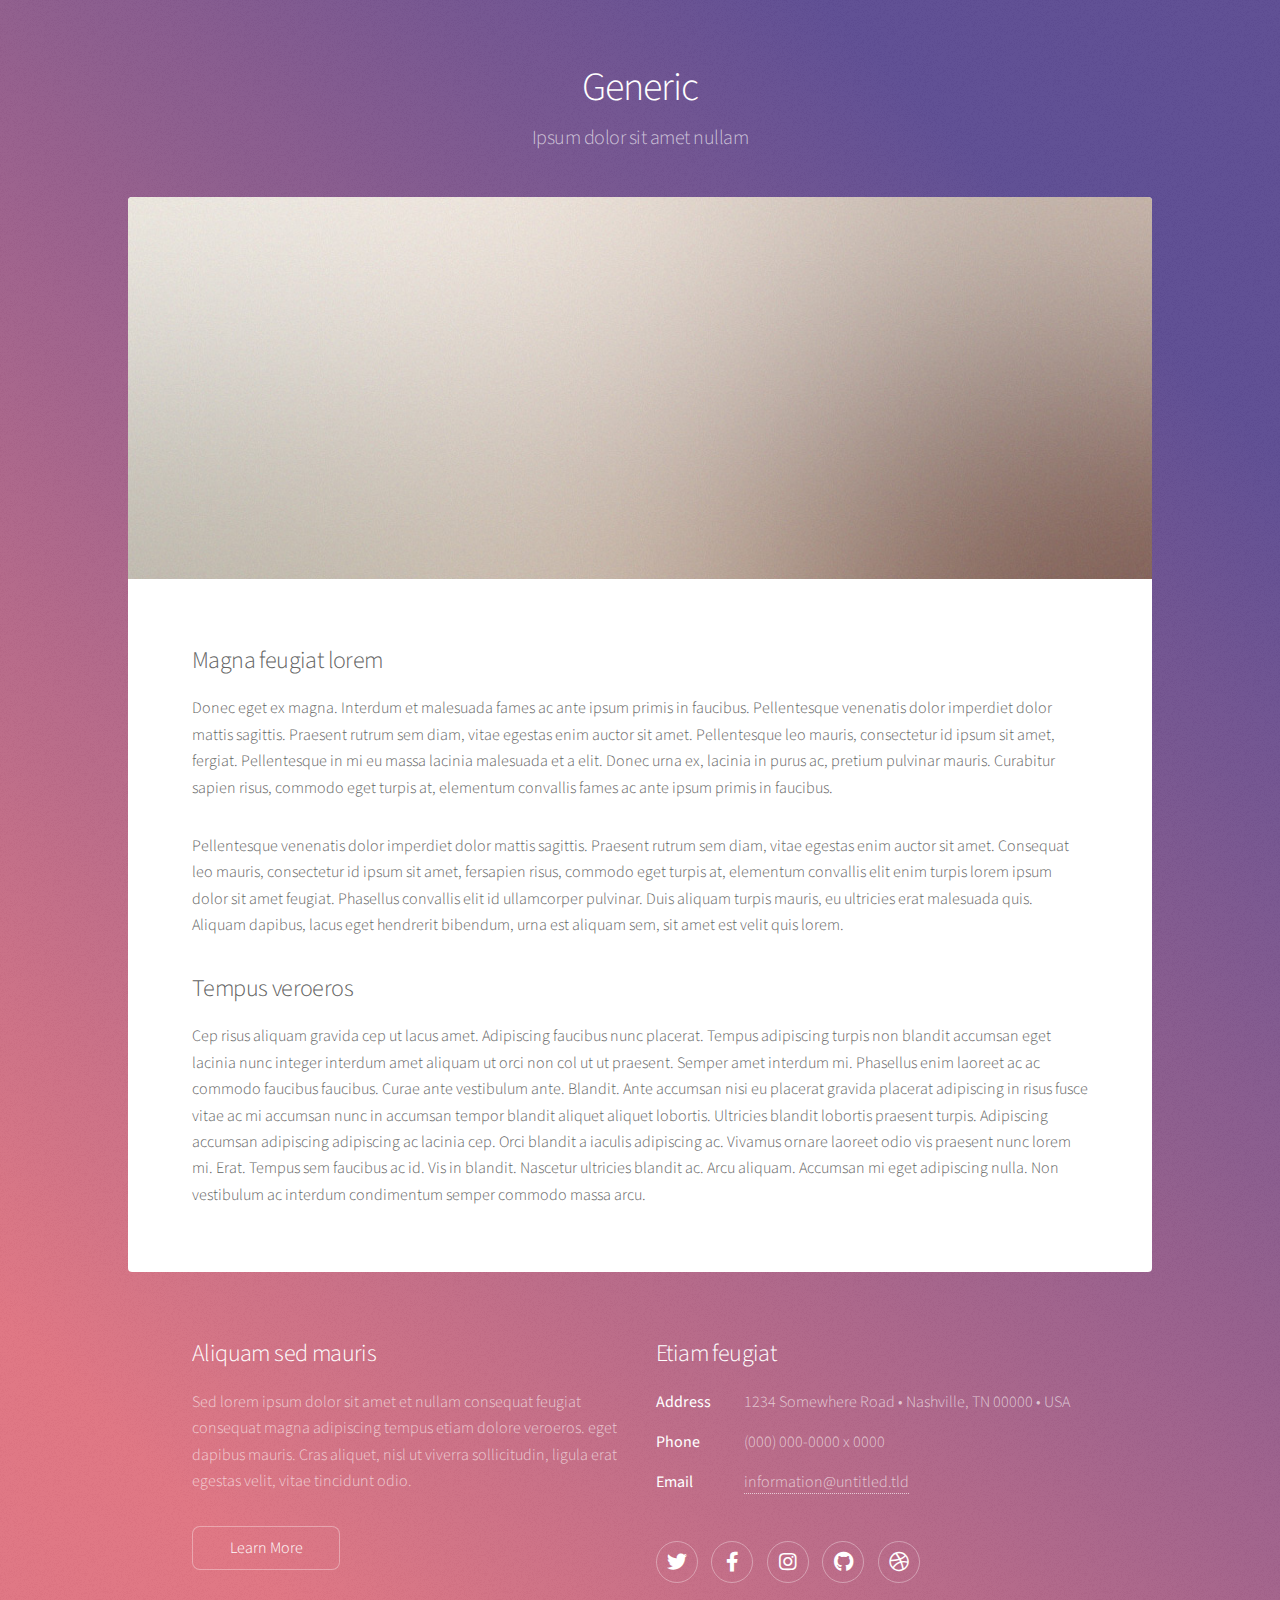
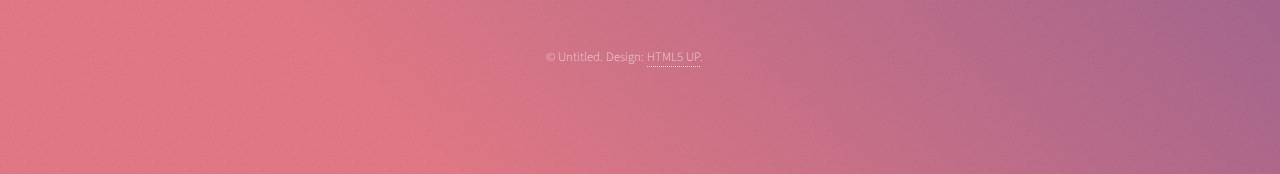
<file: hackathon/html5up-stellar/generic.html>
<!DOCTYPE HTML>
<!--
	Stellar by HTML5 UP
	html5up.net | @ajlkn
	Free for personal and commercial use under the CCA 3.0 license (html5up.net/license)
-->
<html>
	<head>
		<title>Generic - Stellar by HTML5 UP</title>
		<meta charset="utf-8" />
		<meta name="viewport" content="width=device-width, initial-scale=1, user-scalable=no" />
		<link rel="stylesheet" href="assets/css/main.css" />
		<noscript><link rel="stylesheet" href="assets/css/noscript.css" /></noscript>
	</head>
	<body class="is-preload">

		<!-- Wrapper -->
			<div id="wrapper">

				<!-- Header -->
					<header id="header">
						<h1>Generic</h1>
						<p>Ipsum dolor sit amet nullam</p>
					</header>

				<!-- Main -->
					<div id="main">

						<!-- Content -->
							<section id="content" class="main">
								<span class="image main"><img src="images/pic04.jpg" alt="" /></span>
								<h2>Magna feugiat lorem</h2>
								<p>Donec eget ex magna. Interdum et malesuada fames ac ante ipsum primis in faucibus. Pellentesque venenatis dolor imperdiet dolor mattis sagittis. Praesent rutrum sem diam, vitae egestas enim auctor sit amet. Pellentesque leo mauris, consectetur id ipsum sit amet, fergiat. Pellentesque in mi eu massa lacinia malesuada et a elit. Donec urna ex, lacinia in purus ac, pretium pulvinar mauris. Curabitur sapien risus, commodo eget turpis at, elementum convallis fames ac ante ipsum primis in faucibus.</p>
								<p>Pellentesque venenatis dolor imperdiet dolor mattis sagittis. Praesent rutrum sem diam, vitae egestas enim auctor sit amet. Consequat leo mauris, consectetur id ipsum sit amet, fersapien risus, commodo eget turpis at, elementum convallis elit enim turpis lorem ipsum dolor sit amet feugiat. Phasellus convallis elit id ullamcorper pulvinar. Duis aliquam turpis mauris, eu ultricies erat malesuada quis. Aliquam dapibus, lacus eget hendrerit bibendum, urna est aliquam sem, sit amet est velit quis lorem.</p>
								<h2>Tempus veroeros</h2>
								<p>Cep risus aliquam gravida cep ut lacus amet. Adipiscing faucibus nunc placerat. Tempus adipiscing turpis non blandit accumsan eget lacinia nunc integer interdum amet aliquam ut orci non col ut ut praesent. Semper amet interdum mi. Phasellus enim laoreet ac ac commodo faucibus faucibus. Curae ante vestibulum ante. Blandit. Ante accumsan nisi eu placerat gravida placerat adipiscing in risus fusce vitae ac mi accumsan nunc in accumsan tempor blandit aliquet aliquet lobortis. Ultricies blandit lobortis praesent turpis. Adipiscing accumsan adipiscing adipiscing ac lacinia cep. Orci blandit a iaculis adipiscing ac. Vivamus ornare laoreet odio vis praesent nunc lorem mi. Erat. Tempus sem faucibus ac id. Vis in blandit. Nascetur ultricies blandit ac. Arcu aliquam. Accumsan mi eget adipiscing nulla. Non vestibulum ac interdum condimentum semper commodo massa arcu.</p>
							</section>

					</div>

				<!-- Footer -->
					<footer id="footer">
						<section>
							<h2>Aliquam sed mauris</h2>
							<p>Sed lorem ipsum dolor sit amet et nullam consequat feugiat consequat magna adipiscing tempus etiam dolore veroeros. eget dapibus mauris. Cras aliquet, nisl ut viverra sollicitudin, ligula erat egestas velit, vitae tincidunt odio.</p>
							<ul class="actions">
								<li><a href="#" class="button">Learn More</a></li>
							</ul>
						</section>
						<section>
							<h2>Etiam feugiat</h2>
							<dl class="alt">
								<dt>Address</dt>
								<dd>1234 Somewhere Road &bull; Nashville, TN 00000 &bull; USA</dd>
								<dt>Phone</dt>
								<dd>(000) 000-0000 x 0000</dd>
								<dt>Email</dt>
								<dd><a href="#">information@untitled.tld</a></dd>
							</dl>
							<ul class="icons">
								<li><a href="#" class="icon brands fa-twitter alt"><span class="label">Twitter</span></a></li>
								<li><a href="#" class="icon brands fa-facebook-f alt"><span class="label">Facebook</span></a></li>
								<li><a href="#" class="icon brands fa-instagram alt"><span class="label">Instagram</span></a></li>
								<li><a href="#" class="icon brands fa-github alt"><span class="label">GitHub</span></a></li>
								<li><a href="#" class="icon brands fa-dribbble alt"><span class="label">Dribbble</span></a></li>
							</ul>
						</section>
						<p class="copyright">&copy; Untitled. Design: <a href="https://html5up.net">HTML5 UP</a>.</p>
					</footer>

			</div>

		<!-- Scripts -->
			<script src="assets/js/jquery.min.js"></script>
			<script src="assets/js/jquery.scrollex.min.js"></script>
			<script src="assets/js/jquery.scrolly.min.js"></script>
			<script src="assets/js/browser.min.js"></script>
			<script src="assets/js/breakpoints.min.js"></script>
			<script src="assets/js/util.js"></script>
			<script src="assets/js/main.js"></script>

	</body>
</html>
</file>
<file: hackathon/html5up-forty/assets/css/noscript.css>
/*
	Forty by HTML5 UP
	html5up.net | @ajlkn
	Free for personal and commercial use under the CCA 3.0 license (html5up.net/license)
*/

/* Banner */

	body.is-preload #banner:after {
		opacity: 0.85;
	}

	body.is-preload #banner > .inner {
		-moz-filter: none;
		-webkit-filter: none;
		-ms-filter: none;
		filter: none;
		-moz-transform: none;
		-webkit-transform: none;
		-ms-transform: none;
		transform: none;
		opacity: 1;
	}
</file>
<file: hackathon/html5up-stellar/assets/css/noscript.css>
/*
	Stellar by HTML5 UP
	html5up.net | @ajlkn
	Free for personal and commercial use under the CCA 3.0 license (html5up.net/license)
*/

/* Header */

	body.is-preload #header.alt > * {
		opacity: 1;
	}

	body.is-preload #header.alt .logo {
		-moz-transform: none;
		-webkit-transform: none;
		-ms-transform: none;
		transform: none;
	}
</file>
<file: hackathon/html5up-forty/assets/css/main.css>
@import url(fontawesome-all.min.css);
@import url("https://fonts.googleapis.com/css?family=Source+Sans+Pro:300,300italic,600,600italic");

/*
	Forty by HTML5 UP
	html5up.net | @ajlkn
	Free for personal and commercial use under the CCA 3.0 license (html5up.net/license)
*/

html, body, div, span, applet, object,
iframe, h1, h2, h3, h4, h5, h6, p, blockquote,
pre, a, abbr, acronym, address, big, cite,
code, del, dfn, em, img, ins, kbd, q, s, samp,
small, strike, strong, sub, sup, tt, var, b,
u, i, center, dl, dt, dd, ol, ul, li, fieldset,
form, label, legend, table, caption, tbody,
tfoot, thead, tr, th, td, article, aside,
canvas, details, embed, figure, figcaption,
footer, header, hgroup, menu, nav, output, ruby,
section, summary, time, mark, audio, video {
	margin: 0;
	padding: 0;
	border: 0;
	font-size: 100%;
	font: inherit;
	vertical-align: baseline;}

article, aside, details, figcaption, figure,
footer, header, hgroup, menu, nav, section {
	display: block;}

body {
	line-height: 1;
}

ol, ul {
	list-style: none;
}

blockquote, q {
	quotes: none;
}

	blockquote:before, blockquote:after, q:before, q:after {
		content: '';
		content: none;
	}

table {
	border-collapse: collapse;
	border-spacing: 0;
}

body {
	-webkit-text-size-adjust: none;
}

mark {
	background-color: transparent;
	color: inherit;
}

input::-moz-focus-inner {
	border: 0;
	padding: 0;
}

input, select, textarea {
	-moz-appearance: none;
	-webkit-appearance: none;
	-ms-appearance: none;
	appearance: none;
}

/* Basic */

	@-ms-viewport {
		width: device-width;
	}

	body {
		-ms-overflow-style: scrollbar;
	}

	@media screen and (max-width: 480px) {

		html, body {
			min-width: 320px;
		}

	}

	html {
		box-sizing: border-box;
	}

	*, *:before, *:after {
		box-sizing: inherit;
	}

	body {
		background: #242943;
	}

		body.is-preload *, body.is-preload *:before, body.is-preload *:after {
			-moz-animation: none !important;
			-webkit-animation: none !important;
			-ms-animation: none !important;
			animation: none !important;
			-moz-transition: none !important;
			-webkit-transition: none !important;
			-ms-transition: none !important;
			transition: none !important;
		}

/* Type */

	body, input, select, textarea {
		color: #ffffff;
		font-family: "Source Sans Pro", Helvetica, sans-serif;
		font-size: 17pt;
		font-weight: 300;
		letter-spacing: 0.025em;
		line-height: 1.65;
	}

		@media screen and (max-width: 1680px) {

			body, input, select, textarea {
				font-size: 14pt;
			}

		}

		@media screen and (max-width: 1280px) {

			body, input, select, textarea {
				font-size: 12pt;
			}

		}

		@media screen and (max-width: 360px) {

			body, input, select, textarea {
				font-size: 11pt;
			}

		}

	a {
		-moz-transition: color 0.2s ease-in-out, border-bottom-color 0.2s ease-in-out;
		-webkit-transition: color 0.2s ease-in-out, border-bottom-color 0.2s ease-in-out;
		-ms-transition: color 0.2s ease-in-out, border-bottom-color 0.2s ease-in-out;
		transition: color 0.2s ease-in-out, border-bottom-color 0.2s ease-in-out;
		border-bottom: dotted 1px;
		color: inherit;
		text-decoration: none;
	}

		a:hover {
			border-bottom-color: transparent;
			color: #9bf1ff !important;
		}

		a:active {
			color: #53e3fb !important;
		}

	strong, b {
		color: #ffffff;
		font-weight: 600;
	}

	em, i {
		font-style: italic;
	}

	p {
		margin: 0 0 2em 0;
	}

	h1, h2, h3, h4, h5, h6 {
		color: #ffffff;
		font-weight: 600;
		line-height: 1.65;
		margin: 0 0 1em 0;
	}

		h1 a, h2 a, h3 a, h4 a, h5 a, h6 a {
			color: inherit;
			border-bottom: 0;
		}

	h1 {
		font-size: 2.5em;
	}

	h2 {
		font-size: 1.75em;
	}

	h3 {
		font-size: 1.35em;
	}

	h4 {
		font-size: 1.1em;
	}

	h5 {
		font-size: 0.9em;
	}

	h6 {
		font-size: 0.7em;
	}

	@media screen and (max-width: 736px) {

		h1 {
			font-size: 2em;
		}

		h2 {
			font-size: 1.5em;
		}

		h3 {
			font-size: 1.25em;
		}

	}

	sub {
		font-size: 0.8em;
		position: relative;
		top: 0.5em;
	}

	sup {
		font-size: 0.8em;
		position: relative;
		top: -0.5em;
	}

	blockquote {
		border-left: solid 4px rgba(212, 212, 255, 0.1);
		font-style: italic;
		margin: 0 0 2em 0;
		padding: 0.5em 0 0.5em 2em;
	}

	code {
		background: rgba(212, 212, 255, 0.035);
		font-family: "Courier New", monospace;
		font-size: 0.9em;
		margin: 0 0.25em;
		padding: 0.25em 0.65em;
	}

	pre {
		-webkit-overflow-scrolling: touch;
		font-family: "Courier New", monospace;
		font-size: 0.9em;
		margin: 0 0 2em 0;
	}

		pre code {
			display: block;
			line-height: 1.75;
			padding: 1em 1.5em;
			overflow-x: auto;
		}

	hr {
		border: 0;
		border-bottom: solid 1px rgba(212, 212, 255, 0.1);
		margin: 2em 0;
	}

		hr.major {
			margin: 3em 0;
		}

	.align-left {
		text-align: left;
	}

	.align-center {
		text-align: center;
	}

	.align-right {
		text-align: right;
	}

/* Row */

	.row {
		display: flex;
		flex-wrap: wrap;
		box-sizing: border-box;
		align-items: stretch;
	}

		.row > * {
			box-sizing: border-box;
		}

		.row.gtr-uniform > * > :last-child {
			margin-bottom: 0;
		}

		.row.aln-left {
			justify-content: flex-start;
		}

		.row.aln-center {
			justify-content: center;
		}

		.row.aln-right {
			justify-content: flex-end;
		}

		.row.aln-top {
			align-items: flex-start;
		}

		.row.aln-middle {
			align-items: center;
		}

		.row.aln-bottom {
			align-items: flex-end;
		}

		.row > .imp {
			order: -1;
		}

		.row > .col-1 {
			width: 8.33333%;
		}

		.row > .off-1 {
			margin-left: 8.33333%;
		}

		.row > .col-2 {
			width: 16.66667%;
		}

		.row > .off-2 {
			margin-left: 16.66667%;
		}

		.row > .col-3 {
			width: 25%;
		}

		.row > .off-3 {
			margin-left: 25%;
		}

		.row > .col-4 {
			width: 33.33333%;
		}

		.row > .off-4 {
			margin-left: 33.33333%;
		}

		.row > .col-5 {
			width: 41.66667%;
		}

		.row > .off-5 {
			margin-left: 41.66667%;
		}

		.row > .col-6 {
			width: 50%;
		}

		.row > .off-6 {
			margin-left: 50%;
		}

		.row > .col-7 {
			width: 58.33333%;
		}

		.row > .off-7 {
			margin-left: 58.33333%;
		}

		.row > .col-8 {
			width: 66.66667%;
		}

		.row > .off-8 {
			margin-left: 66.66667%;
		}

		.row > .col-9 {
			width: 75%;
		}

		.row > .off-9 {
			margin-left: 75%;
		}

		.row > .col-10 {
			width: 83.33333%;
		}

		.row > .off-10 {
			margin-left: 83.33333%;
		}

		.row > .col-11 {
			width: 91.66667%;
		}

		.row > .off-11 {
			margin-left: 91.66667%;
		}

		.row > .col-12 {
			width: 100%;
		}

		.row > .off-12 {
			margin-left: 100%;
		}

		.row.gtr-0 {
			margin-top: 0;
			margin-left: 0em;
		}

			.row.gtr-0 > * {
				padding: 0 0 0 0em;
			}

			.row.gtr-0.gtr-uniform {
				margin-top: 0em;
			}

				.row.gtr-0.gtr-uniform > * {
					padding-top: 0em;
				}

		.row.gtr-25 {
			margin-top: 0;
			margin-left: -0.5em;
		}

			.row.gtr-25 > * {
				padding: 0 0 0 0.5em;
			}

			.row.gtr-25.gtr-uniform {
				margin-top: -0.5em;
			}

				.row.gtr-25.gtr-uniform > * {
					padding-top: 0.5em;
				}

		.row.gtr-50 {
			margin-top: 0;
			margin-left: -1em;
		}

			.row.gtr-50 > * {
				padding: 0 0 0 1em;
			}

			.row.gtr-50.gtr-uniform {
				margin-top: -1em;
			}

				.row.gtr-50.gtr-uniform > * {
					padding-top: 1em;
				}

		.row {
			margin-top: 0;
			margin-left: -2em;
		}

			.row > * {
				padding: 0 0 0 2em;
			}

			.row.gtr-uniform {
				margin-top: -2em;
			}

				.row.gtr-uniform > * {
					padding-top: 2em;
				}

		.row.gtr-150 {
			margin-top: 0;
			margin-left: -3em;
		}

			.row.gtr-150 > * {
				padding: 0 0 0 3em;
			}

			.row.gtr-150.gtr-uniform {
				margin-top: -3em;
			}

				.row.gtr-150.gtr-uniform > * {
					padding-top: 3em;
				}

		.row.gtr-200 {
			margin-top: 0;
			margin-left: -4em;
		}

			.row.gtr-200 > * {
				padding: 0 0 0 4em;
			}

			.row.gtr-200.gtr-uniform {
				margin-top: -4em;
			}

				.row.gtr-200.gtr-uniform > * {
					padding-top: 4em;
				}

		@media screen and (max-width: 1680px) {

			.row {
				display: flex;
				flex-wrap: wrap;
				box-sizing: border-box;
				align-items: stretch;
			}

				.row > * {
					box-sizing: border-box;
				}

				.row.gtr-uniform > * > :last-child {
					margin-bottom: 0;
				}

				.row.aln-left {
					justify-content: flex-start;
				}

				.row.aln-center {
					justify-content: center;
				}

				.row.aln-right {
					justify-content: flex-end;
				}

				.row.aln-top {
					align-items: flex-start;
				}

				.row.aln-middle {
					align-items: center;
				}

				.row.aln-bottom {
					align-items: flex-end;
				}

				.row > .imp-xlarge {
					order: -1;
				}

				.row > .col-1-xlarge {
					width: 8.33333%;
				}

				.row > .off-1-xlarge {
					margin-left: 8.33333%;
				}

				.row > .col-2-xlarge {
					width: 16.66667%;
				}

				.row > .off-2-xlarge {
					margin-left: 16.66667%;
				}

				.row > .col-3-xlarge {
					width: 25%;
				}

				.row > .off-3-xlarge {
					margin-left: 25%;
				}

				.row > .col-4-xlarge {
					width: 33.33333%;
				}

				.row > .off-4-xlarge {
					margin-left: 33.33333%;
				}

				.row > .col-5-xlarge {
					width: 41.66667%;
				}

				.row > .off-5-xlarge {
					margin-left: 41.66667%;
				}

				.row > .col-6-xlarge {
					width: 50%;
				}

				.row > .off-6-xlarge {
					margin-left: 50%;
				}

				.row > .col-7-xlarge {
					width: 58.33333%;
				}

				.row > .off-7-xlarge {
					margin-left: 58.33333%;
				}

				.row > .col-8-xlarge {
					width: 66.66667%;
				}

				.row > .off-8-xlarge {
					margin-left: 66.66667%;
				}

				.row > .col-9-xlarge {
					width: 75%;
				}

				.row > .off-9-xlarge {
					margin-left: 75%;
				}

				.row > .col-10-xlarge {
					width: 83.33333%;
				}

				.row > .off-10-xlarge {
					margin-left: 83.33333%;
				}

				.row > .col-11-xlarge {
					width: 91.66667%;
				}

				.row > .off-11-xlarge {
					margin-left: 91.66667%;
				}

				.row > .col-12-xlarge {
					width: 100%;
				}

				.row > .off-12-xlarge {
					margin-left: 100%;
				}

				.row.gtr-0 {
					margin-top: 0;
					margin-left: 0em;
				}

					.row.gtr-0 > * {
						padding: 0 0 0 0em;
					}

					.row.gtr-0.gtr-uniform {
						margin-top: 0em;
					}

						.row.gtr-0.gtr-uniform > * {
							padding-top: 0em;
						}

				.row.gtr-25 {
					margin-top: 0;
					margin-left: -0.5em;
				}

					.row.gtr-25 > * {
						padding: 0 0 0 0.5em;
					}

					.row.gtr-25.gtr-uniform {
						margin-top: -0.5em;
					}

						.row.gtr-25.gtr-uniform > * {
							padding-top: 0.5em;
						}

				.row.gtr-50 {
					margin-top: 0;
					margin-left: -1em;
				}

					.row.gtr-50 > * {
						padding: 0 0 0 1em;
					}

					.row.gtr-50.gtr-uniform {
						margin-top: -1em;
					}

						.row.gtr-50.gtr-uniform > * {
							padding-top: 1em;
						}

				.row {
					margin-top: 0;
					margin-left: -2em;
				}

					.row > * {
						padding: 0 0 0 2em;
					}

					.row.gtr-uniform {
						margin-top: -2em;
					}

						.row.gtr-uniform > * {
							padding-top: 2em;
						}

				.row.gtr-150 {
					margin-top: 0;
					margin-left: -3em;
				}

					.row.gtr-150 > * {
						padding: 0 0 0 3em;
					}

					.row.gtr-150.gtr-uniform {
						margin-top: -3em;
					}

						.row.gtr-150.gtr-uniform > * {
							padding-top: 3em;
						}

				.row.gtr-200 {
					margin-top: 0;
					margin-left: -4em;
				}

					.row.gtr-200 > * {
						padding: 0 0 0 4em;
					}

					.row.gtr-200.gtr-uniform {
						margin-top: -4em;
					}

						.row.gtr-200.gtr-uniform > * {
							padding-top: 4em;
						}

		}

		@media screen and (max-width: 1280px) {

			.row {
				display: flex;
				flex-wrap: wrap;
				box-sizing: border-box;
				align-items: stretch;
			}

				.row > * {
					box-sizing: border-box;
				}

				.row.gtr-uniform > * > :last-child {
					margin-bottom: 0;
				}

				.row.aln-left {
					justify-content: flex-start;
				}

				.row.aln-center {
					justify-content: center;
				}

				.row.aln-right {
					justify-content: flex-end;
				}

				.row.aln-top {
					align-items: flex-start;
				}

				.row.aln-middle {
					align-items: center;
				}

				.row.aln-bottom {
					align-items: flex-end;
				}

				.row > .imp-large {
					order: -1;
				}

				.row > .col-1-large {
					width: 8.33333%;
				}

				.row > .off-1-large {
					margin-left: 8.33333%;
				}

				.row > .col-2-large {
					width: 16.66667%;
				}

				.row > .off-2-large {
					margin-left: 16.66667%;
				}

				.row > .col-3-large {
					width: 25%;
				}

				.row > .off-3-large {
					margin-left: 25%;
				}

				.row > .col-4-large {
					width: 33.33333%;
				}

				.row > .off-4-large {
					margin-left: 33.33333%;
				}

				.row > .col-5-large {
					width: 41.66667%;
				}

				.row > .off-5-large {
					margin-left: 41.66667%;
				}

				.row > .col-6-large {
					width: 50%;
				}

				.row > .off-6-large {
					margin-left: 50%;
				}

				.row > .col-7-large {
					width: 58.33333%;
				}

				.row > .off-7-large {
					margin-left: 58.33333%;
				}

				.row > .col-8-large {
					width: 66.66667%;
				}

				.row > .off-8-large {
					margin-left: 66.66667%;
				}

				.row > .col-9-large {
					width: 75%;
				}

				.row > .off-9-large {
					margin-left: 75%;
				}

				.row > .col-10-large {
					width: 83.33333%;
				}

				.row > .off-10-large {
					margin-left: 83.33333%;
				}

				.row > .col-11-large {
					width: 91.66667%;
				}

				.row > .off-11-large {
					margin-left: 91.66667%;
				}

				.row > .col-12-large {
					width: 100%;
				}

				.row > .off-12-large {
					margin-left: 100%;
				}

				.row.gtr-0 {
					margin-top: 0;
					margin-left: 0em;
				}

					.row.gtr-0 > * {
						padding: 0 0 0 0em;
					}

					.row.gtr-0.gtr-uniform {
						margin-top: 0em;
					}

						.row.gtr-0.gtr-uniform > * {
							padding-top: 0em;
						}

				.row.gtr-25 {
					margin-top: 0;
					margin-left: -0.375em;
				}

					.row.gtr-25 > * {
						padding: 0 0 0 0.375em;
					}

					.row.gtr-25.gtr-uniform {
						margin-top: -0.375em;
					}

						.row.gtr-25.gtr-uniform > * {
							padding-top: 0.375em;
						}

				.row.gtr-50 {
					margin-top: 0;
					margin-left: -0.75em;
				}

					.row.gtr-50 > * {
						padding: 0 0 0 0.75em;
					}

					.row.gtr-50.gtr-uniform {
						margin-top: -0.75em;
					}

						.row.gtr-50.gtr-uniform > * {
							padding-top: 0.75em;
						}

				.row {
					margin-top: 0;
					margin-left: -1.5em;
				}

					.row > * {
						padding: 0 0 0 1.5em;
					}

					.row.gtr-uniform {
						margin-top: -1.5em;
					}

						.row.gtr-uniform > * {
							padding-top: 1.5em;
						}

				.row.gtr-150 {
					margin-top: 0;
					margin-left: -2.25em;
				}

					.row.gtr-150 > * {
						padding: 0 0 0 2.25em;
					}

					.row.gtr-150.gtr-uniform {
						margin-top: -2.25em;
					}

						.row.gtr-150.gtr-uniform > * {
							padding-top: 2.25em;
						}

				.row.gtr-200 {
					margin-top: 0;
					margin-left: -3em;
				}

					.row.gtr-200 > * {
						padding: 0 0 0 3em;
					}

					.row.gtr-200.gtr-uniform {
						margin-top: -3em;
					}

						.row.gtr-200.gtr-uniform > * {
							padding-top: 3em;
						}

		}

		@media screen and (max-width: 980px) {

			.row {
				display: flex;
				flex-wrap: wrap;
				box-sizing: border-box;
				align-items: stretch;
			}

				.row > * {
					box-sizing: border-box;
				}

				.row.gtr-uniform > * > :last-child {
					margin-bottom: 0;
				}

				.row.aln-left {
					justify-content: flex-start;
				}

				.row.aln-center {
					justify-content: center;
				}

				.row.aln-right {
					justify-content: flex-end;
				}

				.row.aln-top {
					align-items: flex-start;
				}

				.row.aln-middle {
					align-items: center;
				}

				.row.aln-bottom {
					align-items: flex-end;
				}

				.row > .imp-medium {
					order: -1;
				}

				.row > .col-1-medium {
					width: 8.33333%;
				}

				.row > .off-1-medium {
					margin-left: 8.33333%;
				}

				.row > .col-2-medium {
					width: 16.66667%;
				}

				.row > .off-2-medium {
					margin-left: 16.66667%;
				}

				.row > .col-3-medium {
					width: 25%;
				}

				.row > .off-3-medium {
					margin-left: 25%;
				}

				.row > .col-4-medium {
					width: 33.33333%;
				}

				.row > .off-4-medium {
					margin-left: 33.33333%;
				}

				.row > .col-5-medium {
					width: 41.66667%;
				}

				.row > .off-5-medium {
					margin-left: 41.66667%;
				}

				.row > .col-6-medium {
					width: 50%;
				}

				.row > .off-6-medium {
					margin-left: 50%;
				}

				.row > .col-7-medium {
					width: 58.33333%;
				}

				.row > .off-7-medium {
					margin-left: 58.33333%;
				}

				.row > .col-8-medium {
					width: 66.66667%;
				}

				.row > .off-8-medium {
					margin-left: 66.66667%;
				}

				.row > .col-9-medium {
					width: 75%;
				}

				.row > .off-9-medium {
					margin-left: 75%;
				}

				.row > .col-10-medium {
					width: 83.33333%;
				}

				.row > .off-10-medium {
					margin-left: 83.33333%;
				}

				.row > .col-11-medium {
					width: 91.66667%;
				}

				.row > .off-11-medium {
					margin-left: 91.66667%;
				}

				.row > .col-12-medium {
					width: 100%;
				}

				.row > .off-12-medium {
					margin-left: 100%;
				}

				.row.gtr-0 {
					margin-top: 0;
					margin-left: 0em;
				}

					.row.gtr-0 > * {
						padding: 0 0 0 0em;
					}

					.row.gtr-0.gtr-uniform {
						margin-top: 0em;
					}

						.row.gtr-0.gtr-uniform > * {
							padding-top: 0em;
						}

				.row.gtr-25 {
					margin-top: 0;
					margin-left: -0.375em;
				}

					.row.gtr-25 > * {
						padding: 0 0 0 0.375em;
					}

					.row.gtr-25.gtr-uniform {
						margin-top: -0.375em;
					}

						.row.gtr-25.gtr-uniform > * {
							padding-top: 0.375em;
						}

				.row.gtr-50 {
					margin-top: 0;
					margin-left: -0.75em;
				}

					.row.gtr-50 > * {
						padding: 0 0 0 0.75em;
					}

					.row.gtr-50.gtr-uniform {
						margin-top: -0.75em;
					}

						.row.gtr-50.gtr-uniform > * {
							padding-top: 0.75em;
						}

				.row {
					margin-top: 0;
					margin-left: -1.5em;
				}

					.row > * {
						padding: 0 0 0 1.5em;
					}

					.row.gtr-uniform {
						margin-top: -1.5em;
					}

						.row.gtr-uniform > * {
							padding-top: 1.5em;
						}

				.row.gtr-150 {
					margin-top: 0;
					margin-left: -2.25em;
				}

					.row.gtr-150 > * {
						padding: 0 0 0 2.25em;
					}

					.row.gtr-150.gtr-uniform {
						margin-top: -2.25em;
					}

						.row.gtr-150.gtr-uniform > * {
							padding-top: 2.25em;
						}

				.row.gtr-200 {
					margin-top: 0;
					margin-left: -3em;
				}

					.row.gtr-200 > * {
						padding: 0 0 0 3em;
					}

					.row.gtr-200.gtr-uniform {
						margin-top: -3em;
					}

						.row.gtr-200.gtr-uniform > * {
							padding-top: 3em;
						}

		}

		@media screen and (max-width: 736px) {

			.row {
				display: flex;
				flex-wrap: wrap;
				box-sizing: border-box;
				align-items: stretch;
			}

				.row > * {
					box-sizing: border-box;
				}

				.row.gtr-uniform > * > :last-child {
					margin-bottom: 0;
				}

				.row.aln-left {
					justify-content: flex-start;
				}

				.row.aln-center {
					justify-content: center;
				}

				.row.aln-right {
					justify-content: flex-end;
				}

				.row.aln-top {
					align-items: flex-start;
				}

				.row.aln-middle {
					align-items: center;
				}

				.row.aln-bottom {
					align-items: flex-end;
				}

				.row > .imp-small {
					order: -1;
				}

				.row > .col-1-small {
					width: 8.33333%;
				}

				.row > .off-1-small {
					margin-left: 8.33333%;
				}

				.row > .col-2-small {
					width: 16.66667%;
				}

				.row > .off-2-small {
					margin-left: 16.66667%;
				}

				.row > .col-3-small {
					width: 25%;
				}

				.row > .off-3-small {
					margin-left: 25%;
				}

				.row > .col-4-small {
					width: 33.33333%;
				}

				.row > .off-4-small {
					margin-left: 33.33333%;
				}

				.row > .col-5-small {
					width: 41.66667%;
				}

				.row > .off-5-small {
					margin-left: 41.66667%;
				}

				.row > .col-6-small {
					width: 50%;
				}

				.row > .off-6-small {
					margin-left: 50%;
				}

				.row > .col-7-small {
					width: 58.33333%;
				}

				.row > .off-7-small {
					margin-left: 58.33333%;
				}

				.row > .col-8-small {
					width: 66.66667%;
				}

				.row > .off-8-small {
					margin-left: 66.66667%;
				}

				.row > .col-9-small {
					width: 75%;
				}

				.row > .off-9-small {
					margin-left: 75%;
				}

				.row > .col-10-small {
					width: 83.33333%;
				}

				.row > .off-10-small {
					margin-left: 83.33333%;
				}

				.row > .col-11-small {
					width: 91.66667%;
				}

				.row > .off-11-small {
					margin-left: 91.66667%;
				}

				.row > .col-12-small {
					width: 100%;
				}

				.row > .off-12-small {
					margin-left: 100%;
				}

				.row.gtr-0 {
					margin-top: 0;
					margin-left: 0em;
				}

					.row.gtr-0 > * {
						padding: 0 0 0 0em;
					}

					.row.gtr-0.gtr-uniform {
						margin-top: 0em;
					}

						.row.gtr-0.gtr-uniform > * {
							padding-top: 0em;
						}

				.row.gtr-25 {
					margin-top: 0;
					margin-left: -0.3125em;
				}

					.row.gtr-25 > * {
						padding: 0 0 0 0.3125em;
					}

					.row.gtr-25.gtr-uniform {
						margin-top: -0.3125em;
					}

						.row.gtr-25.gtr-uniform > * {
							padding-top: 0.3125em;
						}

				.row.gtr-50 {
					margin-top: 0;
					margin-left: -0.625em;
				}

					.row.gtr-50 > * {
						padding: 0 0 0 0.625em;
					}

					.row.gtr-50.gtr-uniform {
						margin-top: -0.625em;
					}

						.row.gtr-50.gtr-uniform > * {
							padding-top: 0.625em;
						}

				.row {
					margin-top: 0;
					margin-left: -1.25em;
				}

					.row > * {
						padding: 0 0 0 1.25em;
					}

					.row.gtr-uniform {
						margin-top: -1.25em;
					}

						.row.gtr-uniform > * {
							padding-top: 1.25em;
						}

				.row.gtr-150 {
					margin-top: 0;
					margin-left: -1.875em;
				}

					.row.gtr-150 > * {
						padding: 0 0 0 1.875em;
					}

					.row.gtr-150.gtr-uniform {
						margin-top: -1.875em;
					}

						.row.gtr-150.gtr-uniform > * {
							padding-top: 1.875em;
						}

				.row.gtr-200 {
					margin-top: 0;
					margin-left: -2.5em;
				}

					.row.gtr-200 > * {
						padding: 0 0 0 2.5em;
					}

					.row.gtr-200.gtr-uniform {
						margin-top: -2.5em;
					}

						.row.gtr-200.gtr-uniform > * {
							padding-top: 2.5em;
						}

		}

		@media screen and (max-width: 480px) {

			.row {
				display: flex;
				flex-wrap: wrap;
				box-sizing: border-box;
				align-items: stretch;
			}

				.row > * {
					box-sizing: border-box;
				}

				.row.gtr-uniform > * > :last-child {
					margin-bottom: 0;
				}

				.row.aln-left {
					justify-content: flex-start;
				}

				.row.aln-center {
					justify-content: center;
				}

				.row.aln-right {
					justify-content: flex-end;
				}

				.row.aln-top {
					align-items: flex-start;
				}

				.row.aln-middle {
					align-items: center;
				}

				.row.aln-bottom {
					align-items: flex-end;
				}

				.row > .imp-xsmall {
					order: -1;
				}

				.row > .col-1-xsmall {
					width: 8.33333%;
				}

				.row > .off-1-xsmall {
					margin-left: 8.33333%;
				}

				.row > .col-2-xsmall {
					width: 16.66667%;
				}

				.row > .off-2-xsmall {
					margin-left: 16.66667%;
				}

				.row > .col-3-xsmall {
					width: 25%;
				}

				.row > .off-3-xsmall {
					margin-left: 25%;
				}

				.row > .col-4-xsmall {
					width: 33.33333%;
				}

				.row > .off-4-xsmall {
					margin-left: 33.33333%;
				}

				.row > .col-5-xsmall {
					width: 41.66667%;
				}

				.row > .off-5-xsmall {
					margin-left: 41.66667%;
				}

				.row > .col-6-xsmall {
					width: 50%;
				}

				.row > .off-6-xsmall {
					margin-left: 50%;
				}

				.row > .col-7-xsmall {
					width: 58.33333%;
				}

				.row > .off-7-xsmall {
					margin-left: 58.33333%;
				}

				.row > .col-8-xsmall {
					width: 66.66667%;
				}

				.row > .off-8-xsmall {
					margin-left: 66.66667%;
				}

				.row > .col-9-xsmall {
					width: 75%;
				}

				.row > .off-9-xsmall {
					margin-left: 75%;
				}

				.row > .col-10-xsmall {
					width: 83.33333%;
				}

				.row > .off-10-xsmall {
					margin-left: 83.33333%;
				}

				.row > .col-11-xsmall {
					width: 91.66667%;
				}

				.row > .off-11-xsmall {
					margin-left: 91.66667%;
				}

				.row > .col-12-xsmall {
					width: 100%;
				}

				.row > .off-12-xsmall {
					margin-left: 100%;
				}

				.row.gtr-0 {
					margin-top: 0;
					margin-left: 0em;
				}

					.row.gtr-0 > * {
						padding: 0 0 0 0em;
					}

					.row.gtr-0.gtr-uniform {
						margin-top: 0em;
					}

						.row.gtr-0.gtr-uniform > * {
							padding-top: 0em;
						}

				.row.gtr-25 {
					margin-top: 0;
					margin-left: -0.3125em;
				}

					.row.gtr-25 > * {
						padding: 0 0 0 0.3125em;
					}

					.row.gtr-25.gtr-uniform {
						margin-top: -0.3125em;
					}

						.row.gtr-25.gtr-uniform > * {
							padding-top: 0.3125em;
						}

				.row.gtr-50 {
					margin-top: 0;
					margin-left: -0.625em;
				}

					.row.gtr-50 > * {
						padding: 0 0 0 0.625em;
					}

					.row.gtr-50.gtr-uniform {
						margin-top: -0.625em;
					}

						.row.gtr-50.gtr-uniform > * {
							padding-top: 0.625em;
						}

				.row {
					margin-top: 0;
					margin-left: -1.25em;
				}

					.row > * {
						padding: 0 0 0 1.25em;
					}

					.row.gtr-uniform {
						margin-top: -1.25em;
					}

						.row.gtr-uniform > * {
							padding-top: 1.25em;
						}

				.row.gtr-150 {
					margin-top: 0;
					margin-left: -1.875em;
				}

					.row.gtr-150 > * {
						padding: 0 0 0 1.875em;
					}

					.row.gtr-150.gtr-uniform {
						margin-top: -1.875em;
					}

						.row.gtr-150.gtr-uniform > * {
							padding-top: 1.875em;
						}

				.row.gtr-200 {
					margin-top: 0;
					margin-left: -2.5em;
				}

					.row.gtr-200 > * {
						padding: 0 0 0 2.5em;
					}

					.row.gtr-200.gtr-uniform {
						margin-top: -2.5em;
					}

						.row.gtr-200.gtr-uniform > * {
							padding-top: 2.5em;
						}

		}

/* Section/Article */

	section.special, article.special {
		text-align: center;
	}

	header.major {
		width: -moz-max-content;
		width: -webkit-max-content;
		width: -ms-max-content;
		width: max-content;
		margin-bottom: 2em;
	}

		header.major > :first-child {
			margin-bottom: 0;
			width: calc(100% + 0.5em);
		}

			header.major > :first-child:after {
				content: '';
				background-color: #ffffff;
				display: block;
				height: 2px;
				margin: 0.325em 0 0.5em 0;
				width: 100%;
			}

		header.major > p {
			font-size: 0.7em;
			font-weight: 600;
			letter-spacing: 0.25em;
			margin-bottom: 0;
			text-transform: uppercase;
		}

		body.is-ie header.major > :first-child:after {
			max-width: 9em;
		}

		body.is-ie header.major > h1:after {
			max-width: 100% !important;
		}

	@media screen and (max-width: 736px) {

		header.major > p br {
			display: none;
		}

	}

/* Form */

	form {
		margin: 0 0 2em 0;
	}

		form > :last-child {
			margin-bottom: 0;
		}

		form > .fields {
			display: -moz-flex;
			display: -webkit-flex;
			display: -ms-flex;
			display: flex;
			-moz-flex-wrap: wrap;
			-webkit-flex-wrap: wrap;
			-ms-flex-wrap: wrap;
			flex-wrap: wrap;
			width: calc(100% + 3em);
			margin: -1.5em 0 2em -1.5em;
		}

			form > .fields > .field {
				-moz-flex-grow: 0;
				-webkit-flex-grow: 0;
				-ms-flex-grow: 0;
				flex-grow: 0;
				-moz-flex-shrink: 0;
				-webkit-flex-shrink: 0;
				-ms-flex-shrink: 0;
				flex-shrink: 0;
				padding: 1.5em 0 0 1.5em;
				width: calc(100% - 1.5em);
			}

				form > .fields > .field.half {
					width: calc(50% - 0.75em);
				}

				form > .fields > .field.third {
					width: calc(100%/3 - 0.5em);
				}

				form > .fields > .field.quarter {
					width: calc(25% - 0.375em);
				}

		@media screen and (max-width: 480px) {

			form > .fields {
				width: calc(100% + 3em);
				margin: -1.5em 0 2em -1.5em;
			}

				form > .fields > .field {
					padding: 1.5em 0 0 1.5em;
					width: calc(100% - 1.5em);
				}

					form > .fields > .field.half {
						width: calc(100% - 1.5em);
					}

					form > .fields > .field.third {
						width: calc(100% - 1.5em);
					}

					form > .fields > .field.quarter {
						width: calc(100% - 1.5em);
					}

		}

	label {
		color: #ffffff;
		display: block;
		font-size: 0.8em;
		font-weight: 600;
		letter-spacing: 0.25em;
		margin: 0 0 1em 0;
		text-transform: uppercase;
	}

	input[type="text"],
	input[type="password"],
	input[type="email"],
	input[type="tel"],
	input[type="search"],
	input[type="url"],
	select,
	textarea {
		-moz-appearance: none;
		-webkit-appearance: none;
		-ms-appearance: none;
		appearance: none;
		background: rgba(212, 212, 255, 0.035);
		border: none;
		border-radius: 0;
		color: inherit;
		display: block;
		outline: 0;
		padding: 0 1em;
		text-decoration: none;
		width: 100%;
	}

		input[type="text"]:invalid,
		input[type="password"]:invalid,
		input[type="email"]:invalid,
		input[type="tel"]:invalid,
		input[type="search"]:invalid,
		input[type="url"]:invalid,
		select:invalid,
		textarea:invalid {
			box-shadow: none;
		}

		input[type="text"]:focus,
		input[type="password"]:focus,
		input[type="email"]:focus,
		input[type="tel"]:focus,
		input[type="search"]:focus,
		input[type="url"]:focus,
		select:focus,
		textarea:focus {
			border-color: #9bf1ff;
			box-shadow: 0 0 0 2px #9bf1ff;
		}

	select {
		background-image: url("data:image/svg+xml;charset=utf8,%3Csvg xmlns='http://www.w3.org/2000/svg' width='40' height='40' preserveAspectRatio='none' viewBox='0 0 40 40'%3E%3Cpath d='M9.4,12.3l10.4,10.4l10.4-10.4c0.2-0.2,0.5-0.4,0.9-0.4c0.3,0,0.6,0.1,0.9,0.4l3.3,3.3c0.2,0.2,0.4,0.5,0.4,0.9 c0,0.4-0.1,0.6-0.4,0.9L20.7,31.9c-0.2,0.2-0.5,0.4-0.9,0.4c-0.3,0-0.6-0.1-0.9-0.4L4.3,17.3c-0.2-0.2-0.4-0.5-0.4-0.9 c0-0.4,0.1-0.6,0.4-0.9l3.3-3.3c0.2-0.2,0.5-0.4,0.9-0.4S9.1,12.1,9.4,12.3z' fill='rgba(212, 212, 255, 0.1)' /%3E%3C/svg%3E");
		background-size: 1.25rem;
		background-repeat: no-repeat;
		background-position: calc(100% - 1rem) center;
		height: 2.75em;
		padding-right: 2.75em;
		text-overflow: ellipsis;
	}

		select option {
			color: #ffffff;
			background: #242943;
		}

		select:focus::-ms-value {
			background-color: transparent;
		}

		select::-ms-expand {
			display: none;
		}

	input[type="text"],
	input[type="password"],
	input[type="email"],
	input[type="tel"],
	input[type="search"],
	input[type="url"],
	select {
		height: 2.75em;
	}

	textarea {
		padding: 0.75em 1em;
	}

	input[type="checkbox"],
	input[type="radio"] {
		-moz-appearance: none;
		-webkit-appearance: none;
		-ms-appearance: none;
		appearance: none;
		display: block;
		float: left;
		margin-right: -2em;
		opacity: 0;
		width: 1em;
		z-index: -1;
	}

		input[type="checkbox"] + label,
		input[type="radio"] + label {
			text-decoration: none;
			color: #ffffff;
			cursor: pointer;
			display: inline-block;
			font-weight: 300;
			padding-left: 2.65em;
			padding-right: 0.75em;
			position: relative;
		}

			input[type="checkbox"] + label:before,
			input[type="radio"] + label:before {
				-moz-osx-font-smoothing: grayscale;
				-webkit-font-smoothing: antialiased;
				display: inline-block;
				font-style: normal;
				font-variant: normal;
				text-rendering: auto;
				line-height: 1;
				text-transform: none !important;
				font-family: 'Font Awesome 5 Free';
				font-weight: 900;
			}

			input[type="checkbox"] + label:before,
			input[type="radio"] + label:before {
				background: rgba(212, 212, 255, 0.035);
				content: '';
				display: inline-block;
				font-size: 0.8em;
				height: 2.0625em;
				left: 0;
				letter-spacing: 0;
				line-height: 2.0625em;
				position: absolute;
				text-align: center;
				top: 0;
				width: 2.0625em;
			}

		input[type="checkbox"]:checked + label:before,
		input[type="radio"]:checked + label:before {
			background: #ffffff;
			border-color: #9bf1ff;
			content: '\f00c';
			color: #242943;
		}

		input[type="checkbox"]:focus + label:before,
		input[type="radio"]:focus + label:before {
			box-shadow: 0 0 0 2px #9bf1ff;
		}

	input[type="radio"] + label:before {
		border-radius: 100%;
	}

	::-webkit-input-placeholder {
		color: rgba(244, 244, 255, 0.2) !important;
		opacity: 1.0;
	}

	:-moz-placeholder {
		color: rgba(244, 244, 255, 0.2) !important;
		opacity: 1.0;
	}

	::-moz-placeholder {
		color: rgba(244, 244, 255, 0.2) !important;
		opacity: 1.0;
	}

	:-ms-input-placeholder {
		color: rgba(244, 244, 255, 0.2) !important;
		opacity: 1.0;
	}

/* Box */

	.box {
		border: solid 1px rgba(212, 212, 255, 0.1);
		margin-bottom: 2em;
		padding: 1.5em;
	}

		.box > :last-child,
		.box > :last-child > :last-child,
		.box > :last-child > :last-child > :last-child {
			margin-bottom: 0;
		}

		.box.alt {
			border: 0;
			border-radius: 0;
			padding: 0;
		}

/* Icon */

	.icon {
		text-decoration: none;
		border-bottom: none;
		position: relative;
	}

		.icon:before {
			-moz-osx-font-smoothing: grayscale;
			-webkit-font-smoothing: antialiased;
			display: inline-block;
			font-style: normal;
			font-variant: normal;
			text-rendering: auto;
			line-height: 1;
			text-transform: none !important;
			font-family: 'Font Awesome 5 Free';
			font-weight: 400;
		}

		.icon > .label {
			display: none;
		}

		.icon:before {
			line-height: inherit;
		}

		.icon.solid:before {
			font-weight: 900;
		}

		.icon.brands:before {
			font-family: 'Font Awesome 5 Brands';
		}

		.icon.alt:before {
			background-color: #ffffff;
			border-radius: 100%;
			color: #242943;
			display: inline-block;
			height: 2em;
			line-height: 2em;
			text-align: center;
			width: 2em;
		}

	a.icon.alt:before {
		-moz-transition: background-color 0.2s ease-in-out;
		-webkit-transition: background-color 0.2s ease-in-out;
		-ms-transition: background-color 0.2s ease-in-out;
		transition: background-color 0.2s ease-in-out;
	}

	a.icon.alt:hover:before {
		background-color: #6fc3df;
	}

	a.icon.alt:active:before {
		background-color: #37a6cb;
	}

/* Image */

	.image {
		border: 0;
		display: inline-block;
		position: relative;
	}

		.image img {
			display: block;
		}

		.image.left, .image.right {
			max-width: 30%;
		}

			.image.left img, .image.right img {
				width: 100%;
			}

		.image.left {
			float: left;
			margin: 0 1.5em 1.25em 0;
			top: 0.25em;
		}

		.image.right {
			float: right;
			margin: 0 0 1.25em 1.5em;
			top: 0.25em;
		}

		.image.fit {
			display: block;
			margin: 0 0 2em 0;
			width: 100%;
		}

			.image.fit img {
				width: 100%;
			}

		.image.main {
			display: block;
			margin: 2.5em 0;
			width: 100%;
		}

			.image.main img {
				width: 100%;
			}

			@media screen and (max-width: 736px) {

				.image.main {
					margin: 1.5em 0;
				}

			}

/* List */

	ol {
		list-style: decimal;
		margin: 0 0 2em 0;
		padding-left: 1.25em;
	}

		ol li {
			padding-left: 0.25em;
		}

	ul {
		list-style: disc;
		margin: 0 0 2em 0;
		padding-left: 1em;
	}

		ul li {
			padding-left: 0.5em;
		}

		ul.alt {
			list-style: none;
			padding-left: 0;
		}

			ul.alt li {
				border-top: solid 1px rgba(212, 212, 255, 0.1);
				padding: 0.5em 0;
			}

				ul.alt li:first-child {
					border-top: 0;
					padding-top: 0;
				}

	dl {
		margin: 0 0 2em 0;
	}

		dl dt {
			display: block;
			font-weight: 600;
			margin: 0 0 1em 0;
		}

		dl dd {
			margin-left: 2em;
		}

/* Actions */

	ul.actions {
		display: -moz-flex;
		display: -webkit-flex;
		display: -ms-flex;
		display: flex;
		cursor: default;
		list-style: none;
		margin-left: -1em;
		padding-left: 0;
	}

		ul.actions li {
			padding: 0 0 0 1em;
			vertical-align: middle;
		}

		ul.actions.special {
			-moz-justify-content: center;
			-webkit-justify-content: center;
			-ms-justify-content: center;
			justify-content: center;
			width: 100%;
			margin-left: 0;
		}

			ul.actions.special li:first-child {
				padding-left: 0;
			}

		ul.actions.stacked {
			-moz-flex-direction: column;
			-webkit-flex-direction: column;
			-ms-flex-direction: column;
			flex-direction: column;
			margin-left: 0;
		}

			ul.actions.stacked li {
				padding: 1.3em 0 0 0;
			}

				ul.actions.stacked li:first-child {
					padding-top: 0;
				}

		ul.actions.fit {
			width: calc(100% + 1em);
		}

			ul.actions.fit li {
				-moz-flex-grow: 1;
				-webkit-flex-grow: 1;
				-ms-flex-grow: 1;
				flex-grow: 1;
				-moz-flex-shrink: 1;
				-webkit-flex-shrink: 1;
				-ms-flex-shrink: 1;
				flex-shrink: 1;
				width: 100%;
			}

				ul.actions.fit li > * {
					width: 100%;
				}

			ul.actions.fit.stacked {
				width: 100%;
			}

/* Icons */

	ul.icons {
		cursor: default;
		list-style: none;
		padding-left: 0;
	}

		ul.icons li {
			display: inline-block;
			padding: 0 1em 0 0;
		}

			ul.icons li:last-child {
				padding-right: 0;
			}

		@media screen and (max-width: 736px) {

			ul.icons li {
				padding: 0 0.75em 0 0;
			}

		}

/* Pagination */

	ul.pagination {
		cursor: default;
		list-style: none;
		padding-left: 0;
	}

		ul.pagination li {
			display: inline-block;
			padding-left: 0;
			vertical-align: middle;
		}

			ul.pagination li > .page {
				-moz-transition: background-color 0.2s ease-in-out, color 0.2s ease-in-out;
				-webkit-transition: background-color 0.2s ease-in-out, color 0.2s ease-in-out;
				-ms-transition: background-color 0.2s ease-in-out, color 0.2s ease-in-out;
				transition: background-color 0.2s ease-in-out, color 0.2s ease-in-out;
				border-bottom: 0;
				display: inline-block;
				font-size: 0.8em;
				font-weight: 600;
				height: 1.5em;
				line-height: 1.5em;
				margin: 0 0.125em;
				min-width: 1.5em;
				padding: 0 0.5em;
				text-align: center;
			}

				ul.pagination li > .page.active {
					background-color: #ffffff;
					color: #242943;
				}

					ul.pagination li > .page.active:hover {
						background-color: #9bf1ff;
						color: #242943 !important;
					}

					ul.pagination li > .page.active:active {
						background-color: #53e3fb;
					}

			ul.pagination li:first-child {
				padding-right: 0.75em;
			}

			ul.pagination li:last-child {
				padding-left: 0.75em;
			}

		@media screen and (max-width: 480px) {

			ul.pagination li:nth-child(n+2):nth-last-child(n+2) {
				display: none;
			}

			ul.pagination li:first-child {
				padding-right: 0;
			}

		}

/* Table */

	.table-wrapper {
		-webkit-overflow-scrolling: touch;
		overflow-x: auto;
	}

	table {
		margin: 0 0 2em 0;
		width: 100%;
	}

		table tbody tr {
			border: solid 1px rgba(212, 212, 255, 0.1);
			border-left: 0;
			border-right: 0;
		}

			table tbody tr:nth-child(2n + 1) {
				background-color: rgba(212, 212, 255, 0.035);
			}

		table td {
			padding: 0.75em 0.75em;
		}

		table th {
			color: #ffffff;
			font-size: 0.9em;
			font-weight: 600;
			padding: 0 0.75em 0.75em 0.75em;
			text-align: left;
		}

		table thead {
			border-bottom: solid 2px rgba(212, 212, 255, 0.1);
		}

		table tfoot {
			border-top: solid 2px rgba(212, 212, 255, 0.1);
		}

		table.alt {
			border-collapse: separate;
		}

			table.alt tbody tr td {
				border: solid 1px rgba(212, 212, 255, 0.1);
				border-left-width: 0;
				border-top-width: 0;
			}

				table.alt tbody tr td:first-child {
					border-left-width: 1px;
				}

			table.alt tbody tr:first-child td {
				border-top-width: 1px;
			}

			table.alt thead {
				border-bottom: 0;
			}

			table.alt tfoot {
				border-top: 0;
			}

/* Button */

	input[type="submit"],
	input[type="reset"],
	input[type="button"],
	button,
	.button {
		-moz-appearance: none;
		-webkit-appearance: none;
		-ms-appearance: none;
		appearance: none;
		-moz-transition: background-color 0.2s ease-in-out, box-shadow 0.2s ease-in-out, color 0.2s ease-in-out;
		-webkit-transition: background-color 0.2s ease-in-out, box-shadow 0.2s ease-in-out, color 0.2s ease-in-out;
		-ms-transition: background-color 0.2s ease-in-out, box-shadow 0.2s ease-in-out, color 0.2s ease-in-out;
		transition: background-color 0.2s ease-in-out, box-shadow 0.2s ease-in-out, color 0.2s ease-in-out;
		background-color: transparent;
		border: 0;
		border-radius: 0;
		box-shadow: inset 0 0 0 2px #ffffff;
		color: #ffffff;
		cursor: pointer;
		display: inline-block;
		font-size: 0.8em;
		font-weight: 600;
		height: 3.5em;
		letter-spacing: 0.25em;
		line-height: 3.5em;
		padding: 0 1.75em;
		text-align: center;
		text-decoration: none;
		text-transform: uppercase;
		white-space: nowrap;
	}

		input[type="submit"]:hover, input[type="submit"]:active,
		input[type="reset"]:hover,
		input[type="reset"]:active,
		input[type="button"]:hover,
		input[type="button"]:active,
		button:hover,
		button:active,
		.button:hover,
		.button:active {
			box-shadow: inset 0 0 0 2px #9bf1ff;
			color: #9bf1ff;
		}

		input[type="submit"]:active,
		input[type="reset"]:active,
		input[type="button"]:active,
		button:active,
		.button:active {
			background-color: rgba(155, 241, 255, 0.1);
			box-shadow: inset 0 0 0 2px #53e3fb;
			color: #53e3fb;
		}

		input[type="submit"].icon:before,
		input[type="reset"].icon:before,
		input[type="button"].icon:before,
		button.icon:before,
		.button.icon:before {
			margin-right: 0.5em;
		}

		input[type="submit"].fit,
		input[type="reset"].fit,
		input[type="button"].fit,
		button.fit,
		.button.fit {
			width: 100%;
		}

		input[type="submit"].small,
		input[type="reset"].small,
		input[type="button"].small,
		button.small,
		.button.small {
			font-size: 0.6em;
		}

		input[type="submit"].large,
		input[type="reset"].large,
		input[type="button"].large,
		button.large,
		.button.large {
			font-size: 1.25em;
			height: 3em;
			line-height: 3em;
		}

		input[type="submit"].next,
		input[type="reset"].next,
		input[type="button"].next,
		button.next,
		.button.next {
			padding-right: 4.5em;
			position: relative;
		}

			input[type="submit"].next:before, input[type="submit"].next:after,
			input[type="reset"].next:before,
			input[type="reset"].next:after,
			input[type="button"].next:before,
			input[type="button"].next:after,
			button.next:before,
			button.next:after,
			.button.next:before,
			.button.next:after {
				-moz-transition: opacity 0.2s ease-in-out;
				-webkit-transition: opacity 0.2s ease-in-out;
				-ms-transition: opacity 0.2s ease-in-out;
				transition: opacity 0.2s ease-in-out;
				background-position: center right;
				background-repeat: no-repeat;
				background-size: 36px 24px;
				content: '';
				display: block;
				height: 100%;
				position: absolute;
				right: 1.5em;
				top: 0;
				vertical-align: middle;
				width: 36px;
			}

			input[type="submit"].next:before,
			input[type="reset"].next:before,
			input[type="button"].next:before,
			button.next:before,
			.button.next:before {
				background-image: url("data:image/svg+xml;charset=utf8,%3Csvg xmlns='http://www.w3.org/2000/svg' xmlns:xlink='http://www.w3.org/1999/xlink' width='36px' height='24px' viewBox='0 0 36 24' zoomAndPan='disable'%3E%3Cstyle%3Eline %7B stroke: %23ffffff%3B stroke-width: 2px%3B %7D%3C/style%3E%3Cline x1='0' y1='12' x2='34' y2='12' /%3E%3Cline x1='25' y1='4' x2='34' y2='12.5' /%3E%3Cline x1='25' y1='20' x2='34' y2='11.5' /%3E%3C/svg%3E");
			}

			input[type="submit"].next:after,
			input[type="reset"].next:after,
			input[type="button"].next:after,
			button.next:after,
			.button.next:after {
				background-image: url("data:image/svg+xml;charset=utf8,%3Csvg xmlns='http://www.w3.org/2000/svg' xmlns:xlink='http://www.w3.org/1999/xlink' width='36px' height='24px' viewBox='0 0 36 24' zoomAndPan='disable'%3E%3Cstyle%3Eline %7B stroke: %239bf1ff%3B stroke-width: 2px%3B %7D%3C/style%3E%3Cline x1='0' y1='12' x2='34' y2='12' /%3E%3Cline x1='25' y1='4' x2='34' y2='12.5' /%3E%3Cline x1='25' y1='20' x2='34' y2='11.5' /%3E%3C/svg%3E");
				opacity: 0;
				z-index: 1;
			}

			input[type="submit"].next:hover:after, input[type="submit"].next:active:after,
			input[type="reset"].next:hover:after,
			input[type="reset"].next:active:after,
			input[type="button"].next:hover:after,
			input[type="button"].next:active:after,
			button.next:hover:after,
			button.next:active:after,
			.button.next:hover:after,
			.button.next:active:after {
				opacity: 1;
			}

			@media screen and (max-width: 1280px) {

				input[type="submit"].next,
				input[type="reset"].next,
				input[type="button"].next,
				button.next,
				.button.next {
					padding-right: 5em;
				}

			}

		input[type="submit"].primary,
		input[type="reset"].primary,
		input[type="button"].primary,
		button.primary,
		.button.primary {
			background-color: #ffffff;
			box-shadow: none;
			color: #242943;
		}

			input[type="submit"].primary:hover, input[type="submit"].primary:active,
			input[type="reset"].primary:hover,
			input[type="reset"].primary:active,
			input[type="button"].primary:hover,
			input[type="button"].primary:active,
			button.primary:hover,
			button.primary:active,
			.button.primary:hover,
			.button.primary:active {
				background-color: #9bf1ff;
				color: #242943 !important;
			}

			input[type="submit"].primary:active,
			input[type="reset"].primary:active,
			input[type="button"].primary:active,
			button.primary:active,
			.button.primary:active {
				background-color: #53e3fb;
			}

		input[type="submit"].disabled, input[type="submit"]:disabled,
		input[type="reset"].disabled,
		input[type="reset"]:disabled,
		input[type="button"].disabled,
		input[type="button"]:disabled,
		button.disabled,
		button:disabled,
		.button.disabled,
		.button:disabled {
			pointer-events: none;
			cursor: default;
			opacity: 0.25;
		}

/* Tiles */

	.tiles {
		display: -moz-flex;
		display: -webkit-flex;
		display: -ms-flex;
		display: flex;
		-moz-flex-wrap: wrap;
		-webkit-flex-wrap: wrap;
		-ms-flex-wrap: wrap;
		flex-wrap: wrap;
		border-top: 0 !important;
	}

		.tiles + * {
			border-top: 0 !important;
		}

		.tiles article {
			-moz-align-items: center;
			-webkit-align-items: center;
			-ms-align-items: center;
			align-items: center;
			display: -moz-flex;
			display: -webkit-flex;
			display: -ms-flex;
			display: flex;
			-moz-transition: -moz-transform 0.25s ease, opacity 0.25s ease, -moz-filter 1s ease, -webkit-filter 1s ease;
			-webkit-transition: -webkit-transform 0.25s ease, opacity 0.25s ease, -webkit-filter 1s ease, -webkit-filter 1s ease;
			-ms-transition: -ms-transform 0.25s ease, opacity 0.25s ease, -ms-filter 1s ease, -webkit-filter 1s ease;
			transition: transform 0.25s ease, opacity 0.25s ease, filter 1s ease, -webkit-filter 1s ease;
			padding: 4em 4em 2em 4em ;
			background-position: center;
			background-repeat: no-repeat;
			background-size: cover;
			cursor: default;
			height: 40vh;
			max-height: 40em;
			min-height: 23em;
			overflow: hidden;
			position: relative;
			width: 40%;
		}

			.tiles article .image {
				display: none;
			}

			.tiles article header {
				position: relative;
				z-index: 3;
			}

			.tiles article h3 {
				font-size: 1.75em;
			}

				.tiles article h3 a:hover {
					color: inherit !important;
				}

			.tiles article .link.primary {
				border: 0;
				height: 100%;
				left: 0;
				position: absolute;
				top: 0;
				width: 100%;
				z-index: 4;
			}

			.tiles article:before {
				-moz-transition: opacity 0.5s ease;
				-webkit-transition: opacity 0.5s ease;
				-ms-transition: opacity 0.5s ease;
				transition: opacity 0.5s ease;
				bottom: 0;
				content: '';
				display: block;
				height: 100%;
				left: 0;
				opacity: 0.85;
				position: absolute;
				width: 100%;
				z-index: 2;
			}

			.tiles article:after {
				background-color: rgba(36, 41, 67, 0.25);
				content: '';
				display: block;
				height: 100%;
				left: 0;
				position: absolute;
				top: 0;
				width: 100%;
				z-index: 1;
			}

			.tiles article:hover:before {
				opacity: 0;
			}

			.tiles article.is-transitioning {
				-moz-transform: scale(0.95);
				-webkit-transform: scale(0.95);
				-ms-transform: scale(0.95);
				transform: scale(0.95);
				-moz-filter: blur(0.5em);
				-webkit-filter: blur(0.5em);
				-ms-filter: blur(0.5em);
				filter: blur(0.5em);
				opacity: 0;
			}

			.tiles article:nth-child(4n - 1), .tiles article:nth-child(4n - 2) {
				width: 60%;
			}

			.tiles article:nth-child(6n - 5):before {
				background-color: #6fc3df;
			}

			.tiles article:nth-child(6n - 4):before {
				background-color: #8d82c4;
			}

			.tiles article:nth-child(6n - 3):before {
				background-color: #ec8d81;
			}

			.tiles article:nth-child(6n - 2):before {
				background-color: #e7b788;
			}

			.tiles article:nth-child(6n - 1):before {
				background-color: #8ea9e8;
			}

			.tiles article:nth-child(6n):before {
				background-color: #87c5a4;
			}

		@media screen and (max-width: 1280px) {

			.tiles article {
				padding: 4em 3em 2em 3em ;
				height: 30vh;
				max-height: 30em;
				min-height: 20em;
			}

		}

		@media screen and (max-width: 980px) {

			.tiles article {
				width: 50% !important;
			}

		}

		@media screen and (max-width: 736px) {

			.tiles article {
				padding: 3em 1.5em 1em 1.5em ;
				height: 16em;
				max-height: none;
				min-height: 0;
			}

				.tiles article h3 {
					font-size: 1.5em;
				}

		}

		@media screen and (max-width: 480px) {

			.tiles {
				display: block;
			}

				.tiles article {
					height: 20em;
					width: 100% !important;
				}

		}

/* Contact Method */

	.contact-method {
		margin: 0 0 2em 0;
		padding-left: 3.25em;
		position: relative;
	}

		.contact-method .icon {
			left: 0;
			position: absolute;
			top: 0;
		}

		.contact-method h3 {
			margin: 0 0 0.5em 0;
		}

/* Spotlights */

	.spotlights {
		border-top: 0 !important;
	}

		.spotlights + * {
			border-top: 0 !important;
		}

		.spotlights > section {
			display: -moz-flex;
			display: -webkit-flex;
			display: -ms-flex;
			display: flex;
			-moz-flex-direction: row;
			-webkit-flex-direction: row;
			-ms-flex-direction: row;
			flex-direction: row;
			background-color: #2e3450;
		}

			.spotlights > section > .image {
				background-position: center center;
				background-size: cover;
				border-radius: 0;
				display: block;
				position: relative;
				width: 30%;
			}

				.spotlights > section > .image img {
					border-radius: 0;
					display: block;
					width: 100%;
				}

				.spotlights > section > .image:before {
					background: rgba(36, 41, 67, 0.9);
					content: '';
					display: block;
					height: 100%;
					left: 0;
					opacity: 0;
					position: absolute;
					top: 0;
					width: 100%;
				}

			.spotlights > section > .content {
				display: -moz-flex;
				display: -webkit-flex;
				display: -ms-flex;
				display: flex;
				-moz-flex-direction: column;
				-webkit-flex-direction: column;
				-ms-flex-direction: column;
				flex-direction: column;
				-moz-justify-content: center;
				-webkit-justify-content: center;
				-ms-justify-content: center;
				justify-content: center;
				-moz-align-items: center;
				-webkit-align-items: center;
				-ms-align-items: center;
				align-items: center;
				padding: 2em 3em 0.1em 3em ;
				width: 70%;
			}

				.spotlights > section > .content > .inner {
					margin: 0 auto;
					max-width: 100%;
					width: 65em;
				}

			.spotlights > section:nth-child(2n) {
				-moz-flex-direction: row-reverse;
				-webkit-flex-direction: row-reverse;
				-ms-flex-direction: row-reverse;
				flex-direction: row-reverse;
				background-color: #333856;
			}

				.spotlights > section:nth-child(2n) > .content {
					-moz-align-items: -moz-flex-end;
					-webkit-align-items: -webkit-flex-end;
					-ms-align-items: -ms-flex-end;
					align-items: flex-end;
				}

		@media screen and (max-width: 1680px) {

			.spotlights > section > .image {
				width: 40%;
			}

			.spotlights > section > .content {
				width: 60%;
			}

		}

		@media screen and (max-width: 1280px) {

			.spotlights > section > .image {
				width: 45%;
			}

			.spotlights > section > .content {
				width: 55%;
			}

		}

		@media screen and (max-width: 980px) {

			.spotlights > section {
				display: block;
			}

				.spotlights > section > .image {
					width: 100%;
				}

				.spotlights > section > .content {
					padding: 4em 3em 2em 3em ;
					width: 100%;
				}

		}

		@media screen and (max-width: 736px) {

			.spotlights > section > .content {
				padding: 3em 1.5em 1em 1.5em ;
			}

		}

/* Header */

	@-moz-keyframes reveal-header {
		0% {
			top: -4em;
			opacity: 0;
		}

		100% {
			top: 0;
			opacity: 1;
		}
	}

	@-webkit-keyframes reveal-header {
		0% {
			top: -4em;
			opacity: 0;
		}

		100% {
			top: 0;
			opacity: 1;
		}
	}

	@-ms-keyframes reveal-header {
		0% {
			top: -4em;
			opacity: 0;
		}

		100% {
			top: 0;
			opacity: 1;
		}
	}

	@keyframes reveal-header {
		0% {
			top: -4em;
			opacity: 0;
		}

		100% {
			top: 0;
			opacity: 1;
		}
	}

	#header {
		display: -moz-flex;
		display: -webkit-flex;
		display: -ms-flex;
		display: flex;
		background-color: #2a2f4a;
		box-shadow: 0 0 0.25em 0 rgba(0, 0, 0, 0.15);
		cursor: default;
		font-weight: 600;
		height: 3.25em;
		left: 0;
		letter-spacing: 0.25em;
		line-height: 3.25em;
		margin: 0;
		position: fixed;
		text-transform: uppercase;
		top: 0;
		width: 100%;
		z-index: 10000;
	}

		#header .logo {
			border: 0;
			display: inline-block;
			font-size: 0.8em;
			height: inherit;
			line-height: inherit;
			padding: 0 1.5em;
		}

			#header .logo strong {
				-moz-transition: background-color 0.2s ease-in-out, color 0.2s ease-in-out;
				-webkit-transition: background-color 0.2s ease-in-out, color 0.2s ease-in-out;
				-ms-transition: background-color 0.2s ease-in-out, color 0.2s ease-in-out;
				transition: background-color 0.2s ease-in-out, color 0.2s ease-in-out;
				background-color: #ffffff;
				color: #242943;
				display: inline-block;
				line-height: 1.65em;
				margin-right: 0.325em;
				padding: 0 0.125em 0 0.375em;
			}

			#header .logo:hover strong {
				background-color: #9bf1ff;
			}

			#header .logo:active strong {
				background-color: #53e3fb;
			}

		#header nav {
			display: -moz-flex;
			display: -webkit-flex;
			display: -ms-flex;
			display: flex;
			-moz-justify-content: -moz-flex-end;
			-webkit-justify-content: -webkit-flex-end;
			-ms-justify-content: -ms-flex-end;
			justify-content: flex-end;
			-moz-flex-grow: 1;
			-webkit-flex-grow: 1;
			-ms-flex-grow: 1;
			flex-grow: 1;
			height: inherit;
			line-height: inherit;
		}

			#header nav a {
				border: 0;
				display: block;
				font-size: 0.8em;
				height: inherit;
				line-height: inherit;
				padding: 0 0.75em;
				position: relative;
				vertical-align: middle;
			}

				#header nav a:last-child {
					padding-right: 1.5em;
				}

				#header nav a[href="#menu"] {
					padding-right: 3.325em !important;
				}

					#header nav a[href="#menu"]:before, #header nav a[href="#menu"]:after {
						background-image: url("data:image/svg+xml;charset=utf8,%3Csvg xmlns='http://www.w3.org/2000/svg' width='24' height='32' viewBox='0 0 24 32' preserveAspectRatio='none'%3E%3Cstyle%3Eline %7B stroke-width: 2px%3B stroke: %23ffffff%3B %7D%3C/style%3E%3Cline x1='0' y1='11' x2='24' y2='11' /%3E%3Cline x1='0' y1='21' x2='24' y2='21' /%3E%3Cline x1='0' y1='16' x2='24' y2='16' /%3E%3C/svg%3E");
						background-position: center;
						background-repeat: no-repeat;
						background-size: 24px 32px;
						content: '';
						display: block;
						height: 100%;
						position: absolute;
						right: 1.5em;
						top: 0;
						vertical-align: middle;
						width: 24px;
					}

					#header nav a[href="#menu"]:after {
						-moz-transition: opacity 0.2s ease-in-out;
						-webkit-transition: opacity 0.2s ease-in-out;
						-ms-transition: opacity 0.2s ease-in-out;
						transition: opacity 0.2s ease-in-out;
						background-image: url("data:image/svg+xml;charset=utf8,%3Csvg xmlns='http://www.w3.org/2000/svg' width='24' height='32' viewBox='0 0 24 32' preserveAspectRatio='none'%3E%3Cstyle%3Eline %7B stroke-width: 2px%3B stroke: %239bf1ff%3B %7D%3C/style%3E%3Cline x1='0' y1='11' x2='24' y2='11' /%3E%3Cline x1='0' y1='21' x2='24' y2='21' /%3E%3Cline x1='0' y1='16' x2='24' y2='16' /%3E%3C/svg%3E");
						opacity: 0;
						z-index: 1;
					}

					#header nav a[href="#menu"]:hover:after, #header nav a[href="#menu"]:active:after {
						opacity: 1;
					}

					#header nav a[href="#menu"]:last-child {
						padding-right: 3.875em !important;
					}

						#header nav a[href="#menu"]:last-child:before, #header nav a[href="#menu"]:last-child:after {
							right: 2em;
						}

		#header.reveal {
			-moz-animation: reveal-header 0.35s ease;
			-webkit-animation: reveal-header 0.35s ease;
			-ms-animation: reveal-header 0.35s ease;
			animation: reveal-header 0.35s ease;
		}

		#header.alt {
			-moz-transition: opacity 2.5s ease;
			-webkit-transition: opacity 2.5s ease;
			-ms-transition: opacity 2.5s ease;
			transition: opacity 2.5s ease;
			-moz-transition-delay: 0.75s;
			-webkit-transition-delay: 0.75s;
			-ms-transition-delay: 0.75s;
			transition-delay: 0.75s;
			-moz-animation: none;
			-webkit-animation: none;
			-ms-animation: none;
			animation: none;
			background-color: transparent;
			box-shadow: none;
			position: absolute;
		}

			#header.alt.style1 .logo strong {
				color: #6fc3df;
			}

			#header.alt.style2 .logo strong {
				color: #8d82c4;
			}

			#header.alt.style3 .logo strong {
				color: #ec8d81;
			}

			#header.alt.style4 .logo strong {
				color: #e7b788;
			}

			#header.alt.style5 .logo strong {
				color: #8ea9e8;
			}

			#header.alt.style6 .logo strong {
				color: #87c5a4;
			}

		body.is-preload #header.alt {
			opacity: 0;
		}

		@media screen and (max-width: 1680px) {

			#header nav a[href="#menu"] {
				padding-right: 3.75em !important;
			}

				#header nav a[href="#menu"]:last-child {
					padding-right: 4.25em !important;
				}

		}

		@media screen and (max-width: 1280px) {

			#header nav a[href="#menu"] {
				padding-right: 4em !important;
			}

				#header nav a[href="#menu"]:last-child {
					padding-right: 4.5em !important;
				}

		}

		@media screen and (max-width: 736px) {

			#header {
				height: 2.75em;
				line-height: 2.75em;
			}

				#header .logo {
					padding: 0 1em;
				}

				#header nav a {
					padding: 0 0.5em;
				}

					#header nav a:last-child {
						padding-right: 1em;
					}

					#header nav a[href="#menu"] {
						padding-right: 3.25em !important;
					}

						#header nav a[href="#menu"]:before, #header nav a[href="#menu"]:after {
							right: 0.75em;
						}

						#header nav a[href="#menu"]:last-child {
							padding-right: 4em !important;
						}

							#header nav a[href="#menu"]:last-child:before, #header nav a[href="#menu"]:last-child:after {
								right: 1.5em;
							}

		}

		@media screen and (max-width: 480px) {

			#header .logo span {
				display: none;
			}

			#header nav a[href="#menu"] {
				overflow: hidden;
				padding-right: 0 !important;
				text-indent: 5em;
				white-space: nowrap;
				width: 5em;
			}

				#header nav a[href="#menu"]:before, #header nav a[href="#menu"]:after {
					right: 0;
					width: inherit;
				}

				#header nav a[href="#menu"]:last-child:before, #header nav a[href="#menu"]:last-child:after {
					width: 4em;
					right: 0;
				}

		}

/* Banner */

	#banner {
		-moz-align-items: center;
		-webkit-align-items: center;
		-ms-align-items: center;
		align-items: center;
		background-image: url("../../images/banner.jpg");
		display: -moz-flex;
		display: -webkit-flex;
		display: -ms-flex;
		display: flex;
		padding: 6em 0 2em 0 ;
		background-attachment: fixed;
		background-position: center;
		background-repeat: no-repeat;
		background-size: cover;
		border-bottom: 0 !important;
		cursor: default;
		height: 60vh;
		margin-bottom: -3.25em;
		max-height: 32em;
		min-height: 22em;
		position: relative;
		top: -3.25em;
	}

		#banner:after {
			-moz-transition: opacity 2.5s ease;
			-webkit-transition: opacity 2.5s ease;
			-ms-transition: opacity 2.5s ease;
			transition: opacity 2.5s ease;
			-moz-transition-delay: 0.75s;
			-webkit-transition-delay: 0.75s;
			-ms-transition-delay: 0.75s;
			transition-delay: 0.75s;
			pointer-events: none;
			background-color: #242943;
			content: '';
			display: block;
			height: 100%;
			left: 0;
			opacity: 0.85;
			position: absolute;
			top: 0;
			width: 100%;
			z-index: 1;
		}

		#banner h1 {
			font-size: 3.25em;
		}

		#banner > .inner {
			-moz-transition: opacity 1.5s ease, -moz-transform 0.5s ease-out, -moz-filter 0.5s ease, -webkit-filter 0.5s ease;
			-webkit-transition: opacity 1.5s ease, -webkit-transform 0.5s ease-out, -webkit-filter 0.5s ease, -webkit-filter 0.5s ease;
			-ms-transition: opacity 1.5s ease, -ms-transform 0.5s ease-out, -ms-filter 0.5s ease, -webkit-filter 0.5s ease;
			transition: opacity 1.5s ease, transform 0.5s ease-out, filter 0.5s ease, -webkit-filter 0.5s ease;
			padding: 0 !important;
			position: relative;
			z-index: 2;
		}

			#banner > .inner .image {
				display: none;
			}

			#banner > .inner header {
				width: auto;
			}

				#banner > .inner header > :first-child {
					width: auto;
				}

					#banner > .inner header > :first-child:after {
						max-width: 100%;
					}

			#banner > .inner .content {
				display: -moz-flex;
				display: -webkit-flex;
				display: -ms-flex;
				display: flex;
				-moz-align-items: center;
				-webkit-align-items: center;
				-ms-align-items: center;
				align-items: center;
				margin: 0 0 2em 0;
			}

				#banner > .inner .content > * {
					margin-right: 1.5em;
					margin-bottom: 0;
				}

				#banner > .inner .content > :last-child {
					margin-right: 0;
				}

				#banner > .inner .content p {
					font-size: 0.7em;
					font-weight: 600;
					letter-spacing: 0.25em;
					text-transform: uppercase;
				}

		#banner.major {
			height: 75vh;
			min-height: 30em;
			max-height: 50em;
		}

			#banner.major.alt {
				opacity: 0.75;
			}

		#banner.style1:after {
			background-color: #6fc3df;
		}

		#banner.style2:after {
			background-color: #8d82c4;
		}

		#banner.style3:after {
			background-color: #ec8d81;
		}

		#banner.style4:after {
			background-color: #e7b788;
		}

		#banner.style5:after {
			background-color: #8ea9e8;
		}

		#banner.style6:after {
			background-color: #87c5a4;
		}

		body.is-preload #banner:after {
			opacity: 1.0;
		}

		body.is-preload #banner > .inner {
			-moz-filter: blur(0.125em);
			-webkit-filter: blur(0.125em);
			-ms-filter: blur(0.125em);
			filter: blur(0.125em);
			-moz-transform: translateX(-0.5em);
			-webkit-transform: translateX(-0.5em);
			-ms-transform: translateX(-0.5em);
			transform: translateX(-0.5em);
			opacity: 0;
		}

		@media screen and (max-width: 1280px) {

			#banner {
				background-attachment: scroll;
			}

		}

		@media screen and (max-width: 736px) {

			#banner {
				padding: 5em 0 1em 0 ;
				height: auto;
				margin-bottom: -2.75em;
				max-height: none;
				min-height: 0;
				top: -2.75em;
			}

				#banner h1 {
					font-size: 2em;
				}

				#banner > .inner .content {
					display: block;
				}

					#banner > .inner .content > * {
						margin-right: 0;
						margin-bottom: 2em;
					}

				#banner.major {
					height: auto;
					min-height: 0;
					max-height: none;
				}

		}

		@media screen and (max-width: 480px) {

			#banner {
				padding: 6em 0 2em 0 ;
			}

				#banner > .inner .content p br {
					display: none;
				}

				#banner.major {
					padding: 8em 0 4em 0 ;
				}

		}

/* Main */

	#main {
		background-color: #2a2f4a;
	}

		#main > * {
			border-top: solid 1px rgba(212, 212, 255, 0.1);
		}

			#main > *:first-child {
				border-top: 0;
			}

			#main > * > .inner {
				padding: 4em 0 2em 0 ;
				margin: 0 auto;
				max-width: 65em;
				width: calc(100% - 6em);
			}

				@media screen and (max-width: 736px) {

					#main > * > .inner {
						padding: 3em 0 1em 0 ;
						width: calc(100% - 3em);
					}

				}

		#main.alt {
			background-color: transparent;
			border-bottom: solid 1px rgba(212, 212, 255, 0.1);
		}

/* Contact */

	#contact {
		border-bottom: solid 1px rgba(212, 212, 255, 0.1);
		overflow-x: hidden;
	}

		#contact > .inner {
			display: -moz-flex;
			display: -webkit-flex;
			display: -ms-flex;
			display: flex;
			padding: 0 !important;
		}

			#contact > .inner > :nth-child(2n - 1) {
				padding: 4em 3em 2em 0 ;
				border-right: solid 1px rgba(212, 212, 255, 0.1);
				width: 60%;
			}

			#contact > .inner > :nth-child(2n) {
				padding-left: 3em;
				width: 40%;
			}

			#contact > .inner > .split {
				padding: 0;
			}

				#contact > .inner > .split > * {
					padding: 3em 0 1em 3em ;
					position: relative;
				}

					#contact > .inner > .split > *:before {
						border-top: solid 1px rgba(212, 212, 255, 0.1);
						content: '';
						display: block;
						margin-left: -3em;
						position: absolute;
						top: 0;
						width: calc(100vw + 3em);
					}

				#contact > .inner > .split > :first-child:before {
					display: none;
				}

		@media screen and (max-width: 980px) {

			#contact > .inner {
				display: block;
			}

				#contact > .inner > :nth-child(2n - 1) {
					padding: 4em 0 2em 0 ;
					border-right: 0;
					width: 100%;
				}

				#contact > .inner > :nth-child(2n) {
					padding-left: 0;
					width: 100%;
				}

				#contact > .inner > .split > * {
					padding: 3em 0 1em 0 ;
				}

				#contact > .inner > .split > :first-child:before {
					display: block;
				}

		}

		@media screen and (max-width: 736px) {

			#contact > .inner > :nth-child(2n - 1) {
				padding: 3em 0 1em 0 ;
			}

		}

/* Footer */

	#footer .copyright {
		font-size: 0.8em;
		list-style: none;
		padding-left: 0;
	}

		#footer .copyright li {
			border-left: solid 1px rgba(212, 212, 255, 0.1);
			color: rgba(244, 244, 255, 0.2);
			display: inline-block;
			line-height: 1;
			margin-left: 1em;
			padding-left: 1em;
		}

			#footer .copyright li:first-child {
				border-left: 0;
				margin-left: 0;
				padding-left: 0;
			}

	@media screen and (max-width: 480px) {

		#footer .copyright li {
			display: block;
			border-left: 0;
			margin-left: 0;
			padding-left: 0;
			line-height: inherit;
		}

	}

/* Wrapper */

	#wrapper {
		-moz-transition: -moz-filter 0.35s ease, -webkit-filter 0.35s ease, opacity 0.375s ease-out;
		-webkit-transition: -webkit-filter 0.35s ease, -webkit-filter 0.35s ease, opacity 0.375s ease-out;
		-ms-transition: -ms-filter 0.35s ease, -webkit-filter 0.35s ease, opacity 0.375s ease-out;
		transition: filter 0.35s ease, -webkit-filter 0.35s ease, opacity 0.375s ease-out;
		padding-top: 3.25em;
	}

		#wrapper.is-transitioning {
			opacity: 0;
		}

		#wrapper > * > .inner {
			padding: 4em 0 2em 0 ;
			margin: 0 auto;
			max-width: 65em;
			width: calc(100% - 6em);
		}

			@media screen and (max-width: 736px) {

				#wrapper > * > .inner {
					padding: 3em 0 1em 0 ;
					width: calc(100% - 3em);
				}

			}

		@media screen and (max-width: 736px) {

			#wrapper {
				padding-top: 2.75em;
			}

		}

/* Menu */

	#menu {
		-moz-transition: -moz-transform 0.35s ease, opacity 0.35s ease, visibility 0.35s;
		-webkit-transition: -webkit-transform 0.35s ease, opacity 0.35s ease, visibility 0.35s;
		-ms-transition: -ms-transform 0.35s ease, opacity 0.35s ease, visibility 0.35s;
		transition: transform 0.35s ease, opacity 0.35s ease, visibility 0.35s;
		-moz-align-items: center;
		-webkit-align-items: center;
		-ms-align-items: center;
		align-items: center;
		display: -moz-flex;
		display: -webkit-flex;
		display: -ms-flex;
		display: flex;
		-moz-justify-content: center;
		-webkit-justify-content: center;
		-ms-justify-content: center;
		justify-content: center;
		pointer-events: none;
		background: rgba(36, 41, 67, 0.9);
		box-shadow: none;
		height: 100%;
		left: 0;
		opacity: 0;
		overflow: hidden;
		padding: 3em 2em;
		position: fixed;
		top: 0;
		visibility: hidden;
		width: 100%;
		z-index: 10002;
	}

		#menu .inner {
			-moz-transition: -moz-transform 0.35s ease-out, opacity 0.35s ease, visibility 0.35s;
			-webkit-transition: -webkit-transform 0.35s ease-out, opacity 0.35s ease, visibility 0.35s;
			-ms-transition: -ms-transform 0.35s ease-out, opacity 0.35s ease, visibility 0.35s;
			transition: transform 0.35s ease-out, opacity 0.35s ease, visibility 0.35s;
			-moz-transform: rotateX(20deg);
			-webkit-transform: rotateX(20deg);
			-ms-transform: rotateX(20deg);
			transform: rotateX(20deg);
			-webkit-overflow-scrolling: touch;
			max-width: 100%;
			max-height: 100vh;
			opacity: 0;
			overflow: auto;
			text-align: center;
			visibility: hidden;
			width: 18em;
		}

			#menu .inner > :first-child {
				margin-top: 2em;
			}

			#menu .inner > :last-child {
				margin-bottom: 3em;
			}

		#menu ul {
			margin: 0 0 1em 0;
		}

			#menu ul.links {
				list-style: none;
				padding: 0;
			}

				#menu ul.links > li {
					padding: 0;
				}

					#menu ul.links > li > a:not(.button) {
						border: 0;
						border-top: solid 1px rgba(212, 212, 255, 0.1);
						display: block;
						font-size: 0.8em;
						font-weight: 600;
						letter-spacing: 0.25em;
						line-height: 4em;
						text-decoration: none;
						text-transform: uppercase;
					}

					#menu ul.links > li > .button {
						display: block;
						margin: 0.5em 0 0 0;
					}

					#menu ul.links > li:first-child > a:not(.button) {
						border-top: 0 !important;
					}

		#menu .close {
			-moz-transition: color 0.2s ease-in-out;
			-webkit-transition: color 0.2s ease-in-out;
			-ms-transition: color 0.2s ease-in-out;
			transition: color 0.2s ease-in-out;
			-webkit-tap-highlight-color: rgba(0, 0, 0, 0);
			border: 0;
			cursor: pointer;
			display: block;
			height: 4em;
			line-height: 4em;
			overflow: hidden;
			padding-right: 1.25em;
			position: absolute;
			right: 0;
			text-align: right;
			text-indent: 8em;
			top: 0;
			vertical-align: middle;
			white-space: nowrap;
			width: 8em;
		}

			#menu .close:before, #menu .close:after {
				-moz-transition: opacity 0.2s ease-in-out;
				-webkit-transition: opacity 0.2s ease-in-out;
				-ms-transition: opacity 0.2s ease-in-out;
				transition: opacity 0.2s ease-in-out;
				background-position: center;
				background-repeat: no-repeat;
				content: '';
				display: block;
				height: 4em;
				position: absolute;
				right: 0;
				top: 0;
				width: 4em;
			}

			#menu .close:before {
				background-image: url("data:image/svg+xml;charset=utf8,%3Csvg xmlns='http://www.w3.org/2000/svg' xmlns:xlink='http://www.w3.org/1999/xlink' width='20px' height='20px' viewBox='0 0 20 20' zoomAndPan='disable'%3E%3Cstyle%3Eline %7B stroke: %23ffffff%3B stroke-width: 2%3B %7D%3C/style%3E%3Cline x1='0' y1='0' x2='20' y2='20' /%3E%3Cline x1='20' y1='0' x2='0' y2='20' /%3E%3C/svg%3E");
			}

			#menu .close:after {
				background-image: url("data:image/svg+xml;charset=utf8,%3Csvg xmlns='http://www.w3.org/2000/svg' xmlns:xlink='http://www.w3.org/1999/xlink' width='20px' height='20px' viewBox='0 0 20 20' zoomAndPan='disable'%3E%3Cstyle%3Eline %7B stroke: %239bf1ff%3B stroke-width: 2%3B %7D%3C/style%3E%3Cline x1='0' y1='0' x2='20' y2='20' /%3E%3Cline x1='20' y1='0' x2='0' y2='20' /%3E%3C/svg%3E");
				opacity: 0;
			}

			#menu .close:hover:after, #menu .close:active:after {
				opacity: 1;
			}

	body.is-ie #menu {
		background: rgba(42, 47, 74, 0.975);
	}

	body.is-menu-visible #wrapper {
		-moz-filter: blur(0.5em);
		-webkit-filter: blur(0.5em);
		-ms-filter: blur(0.5em);
		filter: blur(0.5em);
	}

	body.is-menu-visible #menu {
		pointer-events: auto;
		opacity: 1;
		visibility: visible;
	}

		body.is-menu-visible #menu .inner {
			-moz-transform: none;
			-webkit-transform: none;
			-ms-transform: none;
			transform: none;
			opacity: 1;
			visibility: visible;
		}
</file>
<file: hackathon/html5up-stellar/assets/css/main.css>
@import url(fontawesome-all.min.css);
@import 'https://fonts.googleapis.com/css?family=Source+Sans+Pro:300,400';

/*
	Stellar by HTML5 UP
	html5up.net | @ajlkn
	Free for personal and commercial use under the CCA 3.0 license (html5up.net/license)
*/

html, body, div, span, applet, object,
iframe, h1, h2, h3, h4, h5, h6, p, blockquote,
pre, a, abbr, acronym, address, big, cite,
code, del, dfn, em, img, ins, kbd, q, s, samp,
small, strike, strong, sub, sup, tt, var, b,
u, i, center, dl, dt, dd, ol, ul, li, fieldset,
form, label, legend, table, caption, tbody,
tfoot, thead, tr, th, td, article, aside,
canvas, details, embed, figure, figcaption,
footer, header, hgroup, menu, nav, output, ruby,
section, summary, time, mark, audio, video {
	margin: 0;
	padding: 0;
	border: 0;
	font-size: 100%;
	font: inherit;
	vertical-align: baseline;}

article, aside, details, figcaption, figure,
footer, header, hgroup, menu, nav, section {
	display: block;}

body {
	line-height: 1;
}

ol, ul {
	list-style: none;
}

blockquote, q {
	quotes: none;
}

	blockquote:before, blockquote:after, q:before, q:after {
		content: '';
		content: none;
	}

table {
	border-collapse: collapse;
	border-spacing: 0;
}

body {
	-webkit-text-size-adjust: none;
}

mark {
	background-color: transparent;
	color: inherit;
}

input::-moz-focus-inner {
	border: 0;
	padding: 0;
}

input, select, textarea {
	-moz-appearance: none;
	-webkit-appearance: none;
	-ms-appearance: none;
	appearance: none;
}

/* Basic */

	@-ms-viewport {
		width: device-width;
	}

	body {
		-ms-overflow-style: scrollbar;
	}

	@media screen and (max-width: 480px) {

		html, body {
			min-width: 320px;
		}

	}

	html {
		box-sizing: border-box;
	}

	*, *:before, *:after {
		box-sizing: inherit;
	}

	body {
		background-color: #935d8c;
		background-image: url("images/overlay.png"), -moz-linear-gradient(45deg, #e37682 15%, #5f4d93 85%);
		background-image: url("images/overlay.png"), -webkit-linear-gradient(45deg, #e37682 15%, #5f4d93 85%);
		background-image: url("images/overlay.png"), -ms-linear-gradient(45deg, #e37682 15%, #5f4d93 85%);
		background-image: url("images/overlay.png"), linear-gradient(45deg, #e37682 15%, #5f4d93 85%);
	}

		body.is-preload *, body.is-preload *:before, body.is-preload *:after {
			-moz-animation: none !important;
			-webkit-animation: none !important;
			-ms-animation: none !important;
			animation: none !important;
			-moz-transition: none !important;
			-webkit-transition: none !important;
			-ms-transition: none !important;
			transition: none !important;
		}

/* Type */

	body {
		background-color: #935d8c;
		color: rgba(255, 255, 255, 0.65);
	}

	body, input, select, textarea {
		font-family: "Source Sans Pro", Helvetica, sans-serif;
		font-size: 17pt;
		font-weight: 300;
		line-height: 1.65;
	}

		@media screen and (max-width: 1680px) {

			body, input, select, textarea {
				font-size: 14pt;
			}

		}

		@media screen and (max-width: 1280px) {

			body, input, select, textarea {
				font-size: 12pt;
			}

		}

		@media screen and (max-width: 360px) {

			body, input, select, textarea {
				font-size: 11pt;
			}

		}

	a {
		-moz-transition: color 0.2s ease, border-bottom 0.2s ease;
		-webkit-transition: color 0.2s ease, border-bottom 0.2s ease;
		-ms-transition: color 0.2s ease, border-bottom 0.2s ease;
		transition: color 0.2s ease, border-bottom 0.2s ease;
		text-decoration: none;
		border-bottom: dotted 1px;
		color: inherit;
	}

		a:hover {
			border-bottom-color: transparent;
		}

	strong, b {
		font-weight: 400;
	}

	em, i {
		font-style: italic;
	}

	p {
		margin: 0 0 2em 0;
	}

		p.content {
			-moz-columns: 20em 2;
			-webkit-columns: 20em 2;
			-ms-columns: 20em 2;
			columns: 20em 2;
			-moz-column-gap: 2em;
			-webkit-column-gap: 2em;
			-ms-column-gap: 2em;
			column-gap: 2em;
			text-align: justify;
		}

	h1, h2, h3, h4, h5, h6 {
		font-weight: 300;
		line-height: 1.5;
		margin: 0 0 0.7em 0;
		letter-spacing: -0.025em;
	}

		h1 a, h2 a, h3 a, h4 a, h5 a, h6 a {
			color: inherit;
			text-decoration: none;
		}

	h1 {
		font-size: 2.5em;
		line-height: 1.2;
	}

	h2 {
		font-size: 1.5em;
	}

	h3 {
		font-size: 1.25em;
	}

	h4 {
		font-size: 1.1em;
	}

	h5 {
		font-size: 0.9em;
	}

	h6 {
		font-size: 0.7em;
	}

	@media screen and (max-width: 736px) {

		h1 {
			font-size: 2em;
		}

	}

	sub {
		font-size: 0.8em;
		position: relative;
		top: 0.5em;
	}

	sup {
		font-size: 0.8em;
		position: relative;
		top: -0.5em;
	}

	blockquote {
		border-left: solid 4px;
		font-style: italic;
		margin: 0 0 2em 0;
		padding: 0.5em 0 0.5em 2em;
	}

	code {
		border-radius: 8px;
		border: solid 1px;
		font-family: "Courier New", monospace;
		font-size: 0.9em;
		margin: 0 0.25em;
		padding: 0.25em 0.65em;
	}

	pre {
		-webkit-overflow-scrolling: touch;
		font-family: "Courier New", monospace;
		font-size: 0.9em;
		margin: 0 0 2em 0;
	}

		pre code {
			display: block;
			line-height: 1.75;
			padding: 1em 1.5em;
			overflow-x: auto;
		}

	hr {
		border: 0;
		border-bottom: solid 1px;
		margin: 2em 0;
	}

		hr.major {
			margin: 3em 0;
		}

	.align-left {
		text-align: left;
	}

	.align-center {
		text-align: center;
	}

	.align-right {
		text-align: right;
	}

	input, select, textarea {
		color: #ffffff;
	}

	a:hover {
		color: #ffffff;
	}

	strong, b {
		color: #ffffff;
	}

	h1, h2, h3, h4, h5, h6 {
		color: #ffffff;
	}

	blockquote {
		border-left-color: rgba(255, 255, 255, 0.35);
	}

	code {
		background: rgba(255, 255, 255, 0.075);
		border-color: rgba(255, 255, 255, 0.35);
	}

	hr {
		border-bottom-color: rgba(255, 255, 255, 0.35);
	}

/* Row */

	.row {
		display: flex;
		flex-wrap: wrap;
		box-sizing: border-box;
		align-items: stretch;
	}

		.row > * {
			box-sizing: border-box;
		}

		.row.gtr-uniform > * > :last-child {
			margin-bottom: 0;
		}

		.row.aln-left {
			justify-content: flex-start;
		}

		.row.aln-center {
			justify-content: center;
		}

		.row.aln-right {
			justify-content: flex-end;
		}

		.row.aln-top {
			align-items: flex-start;
		}

		.row.aln-middle {
			align-items: center;
		}

		.row.aln-bottom {
			align-items: flex-end;
		}

		.row > .imp {
			order: -1;
		}

		.row > .col-1 {
			width: 8.33333%;
		}

		.row > .off-1 {
			margin-left: 8.33333%;
		}

		.row > .col-2 {
			width: 16.66667%;
		}

		.row > .off-2 {
			margin-left: 16.66667%;
		}

		.row > .col-3 {
			width: 25%;
		}

		.row > .off-3 {
			margin-left: 25%;
		}

		.row > .col-4 {
			width: 33.33333%;
		}

		.row > .off-4 {
			margin-left: 33.33333%;
		}

		.row > .col-5 {
			width: 41.66667%;
		}

		.row > .off-5 {
			margin-left: 41.66667%;
		}

		.row > .col-6 {
			width: 50%;
		}

		.row > .off-6 {
			margin-left: 50%;
		}

		.row > .col-7 {
			width: 58.33333%;
		}

		.row > .off-7 {
			margin-left: 58.33333%;
		}

		.row > .col-8 {
			width: 66.66667%;
		}

		.row > .off-8 {
			margin-left: 66.66667%;
		}

		.row > .col-9 {
			width: 75%;
		}

		.row > .off-9 {
			margin-left: 75%;
		}

		.row > .col-10 {
			width: 83.33333%;
		}

		.row > .off-10 {
			margin-left: 83.33333%;
		}

		.row > .col-11 {
			width: 91.66667%;
		}

		.row > .off-11 {
			margin-left: 91.66667%;
		}

		.row > .col-12 {
			width: 100%;
		}

		.row > .off-12 {
			margin-left: 100%;
		}

		.row.gtr-0 {
			margin-top: 0;
			margin-left: 0em;
		}

			.row.gtr-0 > * {
				padding: 0 0 0 0em;
			}

			.row.gtr-0.gtr-uniform {
				margin-top: 0em;
			}

				.row.gtr-0.gtr-uniform > * {
					padding-top: 0em;
				}

		.row.gtr-25 {
			margin-top: 0;
			margin-left: -0.375em;
		}

			.row.gtr-25 > * {
				padding: 0 0 0 0.375em;
			}

			.row.gtr-25.gtr-uniform {
				margin-top: -0.375em;
			}

				.row.gtr-25.gtr-uniform > * {
					padding-top: 0.375em;
				}

		.row.gtr-50 {
			margin-top: 0;
			margin-left: -0.75em;
		}

			.row.gtr-50 > * {
				padding: 0 0 0 0.75em;
			}

			.row.gtr-50.gtr-uniform {
				margin-top: -0.75em;
			}

				.row.gtr-50.gtr-uniform > * {
					padding-top: 0.75em;
				}

		.row {
			margin-top: 0;
			margin-left: -1.5em;
		}

			.row > * {
				padding: 0 0 0 1.5em;
			}

			.row.gtr-uniform {
				margin-top: -1.5em;
			}

				.row.gtr-uniform > * {
					padding-top: 1.5em;
				}

		.row.gtr-150 {
			margin-top: 0;
			margin-left: -2.25em;
		}

			.row.gtr-150 > * {
				padding: 0 0 0 2.25em;
			}

			.row.gtr-150.gtr-uniform {
				margin-top: -2.25em;
			}

				.row.gtr-150.gtr-uniform > * {
					padding-top: 2.25em;
				}

		.row.gtr-200 {
			margin-top: 0;
			margin-left: -3em;
		}

			.row.gtr-200 > * {
				padding: 0 0 0 3em;
			}

			.row.gtr-200.gtr-uniform {
				margin-top: -3em;
			}

				.row.gtr-200.gtr-uniform > * {
					padding-top: 3em;
				}

		@media screen and (max-width: 1680px) {

			.row {
				display: flex;
				flex-wrap: wrap;
				box-sizing: border-box;
				align-items: stretch;
			}

				.row > * {
					box-sizing: border-box;
				}

				.row.gtr-uniform > * > :last-child {
					margin-bottom: 0;
				}

				.row.aln-left {
					justify-content: flex-start;
				}

				.row.aln-center {
					justify-content: center;
				}

				.row.aln-right {
					justify-content: flex-end;
				}

				.row.aln-top {
					align-items: flex-start;
				}

				.row.aln-middle {
					align-items: center;
				}

				.row.aln-bottom {
					align-items: flex-end;
				}

				.row > .imp-xlarge {
					order: -1;
				}

				.row > .col-1-xlarge {
					width: 8.33333%;
				}

				.row > .off-1-xlarge {
					margin-left: 8.33333%;
				}

				.row > .col-2-xlarge {
					width: 16.66667%;
				}

				.row > .off-2-xlarge {
					margin-left: 16.66667%;
				}

				.row > .col-3-xlarge {
					width: 25%;
				}

				.row > .off-3-xlarge {
					margin-left: 25%;
				}

				.row > .col-4-xlarge {
					width: 33.33333%;
				}

				.row > .off-4-xlarge {
					margin-left: 33.33333%;
				}

				.row > .col-5-xlarge {
					width: 41.66667%;
				}

				.row > .off-5-xlarge {
					margin-left: 41.66667%;
				}

				.row > .col-6-xlarge {
					width: 50%;
				}

				.row > .off-6-xlarge {
					margin-left: 50%;
				}

				.row > .col-7-xlarge {
					width: 58.33333%;
				}

				.row > .off-7-xlarge {
					margin-left: 58.33333%;
				}

				.row > .col-8-xlarge {
					width: 66.66667%;
				}

				.row > .off-8-xlarge {
					margin-left: 66.66667%;
				}

				.row > .col-9-xlarge {
					width: 75%;
				}

				.row > .off-9-xlarge {
					margin-left: 75%;
				}

				.row > .col-10-xlarge {
					width: 83.33333%;
				}

				.row > .off-10-xlarge {
					margin-left: 83.33333%;
				}

				.row > .col-11-xlarge {
					width: 91.66667%;
				}

				.row > .off-11-xlarge {
					margin-left: 91.66667%;
				}

				.row > .col-12-xlarge {
					width: 100%;
				}

				.row > .off-12-xlarge {
					margin-left: 100%;
				}

				.row.gtr-0 {
					margin-top: 0;
					margin-left: 0em;
				}

					.row.gtr-0 > * {
						padding: 0 0 0 0em;
					}

					.row.gtr-0.gtr-uniform {
						margin-top: 0em;
					}

						.row.gtr-0.gtr-uniform > * {
							padding-top: 0em;
						}

				.row.gtr-25 {
					margin-top: 0;
					margin-left: -0.375em;
				}

					.row.gtr-25 > * {
						padding: 0 0 0 0.375em;
					}

					.row.gtr-25.gtr-uniform {
						margin-top: -0.375em;
					}

						.row.gtr-25.gtr-uniform > * {
							padding-top: 0.375em;
						}

				.row.gtr-50 {
					margin-top: 0;
					margin-left: -0.75em;
				}

					.row.gtr-50 > * {
						padding: 0 0 0 0.75em;
					}

					.row.gtr-50.gtr-uniform {
						margin-top: -0.75em;
					}

						.row.gtr-50.gtr-uniform > * {
							padding-top: 0.75em;
						}

				.row {
					margin-top: 0;
					margin-left: -1.5em;
				}

					.row > * {
						padding: 0 0 0 1.5em;
					}

					.row.gtr-uniform {
						margin-top: -1.5em;
					}

						.row.gtr-uniform > * {
							padding-top: 1.5em;
						}

				.row.gtr-150 {
					margin-top: 0;
					margin-left: -2.25em;
				}

					.row.gtr-150 > * {
						padding: 0 0 0 2.25em;
					}

					.row.gtr-150.gtr-uniform {
						margin-top: -2.25em;
					}

						.row.gtr-150.gtr-uniform > * {
							padding-top: 2.25em;
						}

				.row.gtr-200 {
					margin-top: 0;
					margin-left: -3em;
				}

					.row.gtr-200 > * {
						padding: 0 0 0 3em;
					}

					.row.gtr-200.gtr-uniform {
						margin-top: -3em;
					}

						.row.gtr-200.gtr-uniform > * {
							padding-top: 3em;
						}

		}

		@media screen and (max-width: 1280px) {

			.row {
				display: flex;
				flex-wrap: wrap;
				box-sizing: border-box;
				align-items: stretch;
			}

				.row > * {
					box-sizing: border-box;
				}

				.row.gtr-uniform > * > :last-child {
					margin-bottom: 0;
				}

				.row.aln-left {
					justify-content: flex-start;
				}

				.row.aln-center {
					justify-content: center;
				}

				.row.aln-right {
					justify-content: flex-end;
				}

				.row.aln-top {
					align-items: flex-start;
				}

				.row.aln-middle {
					align-items: center;
				}

				.row.aln-bottom {
					align-items: flex-end;
				}

				.row > .imp-large {
					order: -1;
				}

				.row > .col-1-large {
					width: 8.33333%;
				}

				.row > .off-1-large {
					margin-left: 8.33333%;
				}

				.row > .col-2-large {
					width: 16.66667%;
				}

				.row > .off-2-large {
					margin-left: 16.66667%;
				}

				.row > .col-3-large {
					width: 25%;
				}

				.row > .off-3-large {
					margin-left: 25%;
				}

				.row > .col-4-large {
					width: 33.33333%;
				}

				.row > .off-4-large {
					margin-left: 33.33333%;
				}

				.row > .col-5-large {
					width: 41.66667%;
				}

				.row > .off-5-large {
					margin-left: 41.66667%;
				}

				.row > .col-6-large {
					width: 50%;
				}

				.row > .off-6-large {
					margin-left: 50%;
				}

				.row > .col-7-large {
					width: 58.33333%;
				}

				.row > .off-7-large {
					margin-left: 58.33333%;
				}

				.row > .col-8-large {
					width: 66.66667%;
				}

				.row > .off-8-large {
					margin-left: 66.66667%;
				}

				.row > .col-9-large {
					width: 75%;
				}

				.row > .off-9-large {
					margin-left: 75%;
				}

				.row > .col-10-large {
					width: 83.33333%;
				}

				.row > .off-10-large {
					margin-left: 83.33333%;
				}

				.row > .col-11-large {
					width: 91.66667%;
				}

				.row > .off-11-large {
					margin-left: 91.66667%;
				}

				.row > .col-12-large {
					width: 100%;
				}

				.row > .off-12-large {
					margin-left: 100%;
				}

				.row.gtr-0 {
					margin-top: 0;
					margin-left: 0em;
				}

					.row.gtr-0 > * {
						padding: 0 0 0 0em;
					}

					.row.gtr-0.gtr-uniform {
						margin-top: 0em;
					}

						.row.gtr-0.gtr-uniform > * {
							padding-top: 0em;
						}

				.row.gtr-25 {
					margin-top: 0;
					margin-left: -0.375em;
				}

					.row.gtr-25 > * {
						padding: 0 0 0 0.375em;
					}

					.row.gtr-25.gtr-uniform {
						margin-top: -0.375em;
					}

						.row.gtr-25.gtr-uniform > * {
							padding-top: 0.375em;
						}

				.row.gtr-50 {
					margin-top: 0;
					margin-left: -0.75em;
				}

					.row.gtr-50 > * {
						padding: 0 0 0 0.75em;
					}

					.row.gtr-50.gtr-uniform {
						margin-top: -0.75em;
					}

						.row.gtr-50.gtr-uniform > * {
							padding-top: 0.75em;
						}

				.row {
					margin-top: 0;
					margin-left: -1.5em;
				}

					.row > * {
						padding: 0 0 0 1.5em;
					}

					.row.gtr-uniform {
						margin-top: -1.5em;
					}

						.row.gtr-uniform > * {
							padding-top: 1.5em;
						}

				.row.gtr-150 {
					margin-top: 0;
					margin-left: -2.25em;
				}

					.row.gtr-150 > * {
						padding: 0 0 0 2.25em;
					}

					.row.gtr-150.gtr-uniform {
						margin-top: -2.25em;
					}

						.row.gtr-150.gtr-uniform > * {
							padding-top: 2.25em;
						}

				.row.gtr-200 {
					margin-top: 0;
					margin-left: -3em;
				}

					.row.gtr-200 > * {
						padding: 0 0 0 3em;
					}

					.row.gtr-200.gtr-uniform {
						margin-top: -3em;
					}

						.row.gtr-200.gtr-uniform > * {
							padding-top: 3em;
						}

		}

		@media screen and (max-width: 980px) {

			.row {
				display: flex;
				flex-wrap: wrap;
				box-sizing: border-box;
				align-items: stretch;
			}

				.row > * {
					box-sizing: border-box;
				}

				.row.gtr-uniform > * > :last-child {
					margin-bottom: 0;
				}

				.row.aln-left {
					justify-content: flex-start;
				}

				.row.aln-center {
					justify-content: center;
				}

				.row.aln-right {
					justify-content: flex-end;
				}

				.row.aln-top {
					align-items: flex-start;
				}

				.row.aln-middle {
					align-items: center;
				}

				.row.aln-bottom {
					align-items: flex-end;
				}

				.row > .imp-medium {
					order: -1;
				}

				.row > .col-1-medium {
					width: 8.33333%;
				}

				.row > .off-1-medium {
					margin-left: 8.33333%;
				}

				.row > .col-2-medium {
					width: 16.66667%;
				}

				.row > .off-2-medium {
					margin-left: 16.66667%;
				}

				.row > .col-3-medium {
					width: 25%;
				}

				.row > .off-3-medium {
					margin-left: 25%;
				}

				.row > .col-4-medium {
					width: 33.33333%;
				}

				.row > .off-4-medium {
					margin-left: 33.33333%;
				}

				.row > .col-5-medium {
					width: 41.66667%;
				}

				.row > .off-5-medium {
					margin-left: 41.66667%;
				}

				.row > .col-6-medium {
					width: 50%;
				}

				.row > .off-6-medium {
					margin-left: 50%;
				}

				.row > .col-7-medium {
					width: 58.33333%;
				}

				.row > .off-7-medium {
					margin-left: 58.33333%;
				}

				.row > .col-8-medium {
					width: 66.66667%;
				}

				.row > .off-8-medium {
					margin-left: 66.66667%;
				}

				.row > .col-9-medium {
					width: 75%;
				}

				.row > .off-9-medium {
					margin-left: 75%;
				}

				.row > .col-10-medium {
					width: 83.33333%;
				}

				.row > .off-10-medium {
					margin-left: 83.33333%;
				}

				.row > .col-11-medium {
					width: 91.66667%;
				}

				.row > .off-11-medium {
					margin-left: 91.66667%;
				}

				.row > .col-12-medium {
					width: 100%;
				}

				.row > .off-12-medium {
					margin-left: 100%;
				}

				.row.gtr-0 {
					margin-top: 0;
					margin-left: 0em;
				}

					.row.gtr-0 > * {
						padding: 0 0 0 0em;
					}

					.row.gtr-0.gtr-uniform {
						margin-top: 0em;
					}

						.row.gtr-0.gtr-uniform > * {
							padding-top: 0em;
						}

				.row.gtr-25 {
					margin-top: 0;
					margin-left: -0.375em;
				}

					.row.gtr-25 > * {
						padding: 0 0 0 0.375em;
					}

					.row.gtr-25.gtr-uniform {
						margin-top: -0.375em;
					}

						.row.gtr-25.gtr-uniform > * {
							padding-top: 0.375em;
						}

				.row.gtr-50 {
					margin-top: 0;
					margin-left: -0.75em;
				}

					.row.gtr-50 > * {
						padding: 0 0 0 0.75em;
					}

					.row.gtr-50.gtr-uniform {
						margin-top: -0.75em;
					}

						.row.gtr-50.gtr-uniform > * {
							padding-top: 0.75em;
						}

				.row {
					margin-top: 0;
					margin-left: -1.5em;
				}

					.row > * {
						padding: 0 0 0 1.5em;
					}

					.row.gtr-uniform {
						margin-top: -1.5em;
					}

						.row.gtr-uniform > * {
							padding-top: 1.5em;
						}

				.row.gtr-150 {
					margin-top: 0;
					margin-left: -2.25em;
				}

					.row.gtr-150 > * {
						padding: 0 0 0 2.25em;
					}

					.row.gtr-150.gtr-uniform {
						margin-top: -2.25em;
					}

						.row.gtr-150.gtr-uniform > * {
							padding-top: 2.25em;
						}

				.row.gtr-200 {
					margin-top: 0;
					margin-left: -3em;
				}

					.row.gtr-200 > * {
						padding: 0 0 0 3em;
					}

					.row.gtr-200.gtr-uniform {
						margin-top: -3em;
					}

						.row.gtr-200.gtr-uniform > * {
							padding-top: 3em;
						}

		}

		@media screen and (max-width: 736px) {

			.row {
				display: flex;
				flex-wrap: wrap;
				box-sizing: border-box;
				align-items: stretch;
			}

				.row > * {
					box-sizing: border-box;
				}

				.row.gtr-uniform > * > :last-child {
					margin-bottom: 0;
				}

				.row.aln-left {
					justify-content: flex-start;
				}

				.row.aln-center {
					justify-content: center;
				}

				.row.aln-right {
					justify-content: flex-end;
				}

				.row.aln-top {
					align-items: flex-start;
				}

				.row.aln-middle {
					align-items: center;
				}

				.row.aln-bottom {
					align-items: flex-end;
				}

				.row > .imp-small {
					order: -1;
				}

				.row > .col-1-small {
					width: 8.33333%;
				}

				.row > .off-1-small {
					margin-left: 8.33333%;
				}

				.row > .col-2-small {
					width: 16.66667%;
				}

				.row > .off-2-small {
					margin-left: 16.66667%;
				}

				.row > .col-3-small {
					width: 25%;
				}

				.row > .off-3-small {
					margin-left: 25%;
				}

				.row > .col-4-small {
					width: 33.33333%;
				}

				.row > .off-4-small {
					margin-left: 33.33333%;
				}

				.row > .col-5-small {
					width: 41.66667%;
				}

				.row > .off-5-small {
					margin-left: 41.66667%;
				}

				.row > .col-6-small {
					width: 50%;
				}

				.row > .off-6-small {
					margin-left: 50%;
				}

				.row > .col-7-small {
					width: 58.33333%;
				}

				.row > .off-7-small {
					margin-left: 58.33333%;
				}

				.row > .col-8-small {
					width: 66.66667%;
				}

				.row > .off-8-small {
					margin-left: 66.66667%;
				}

				.row > .col-9-small {
					width: 75%;
				}

				.row > .off-9-small {
					margin-left: 75%;
				}

				.row > .col-10-small {
					width: 83.33333%;
				}

				.row > .off-10-small {
					margin-left: 83.33333%;
				}

				.row > .col-11-small {
					width: 91.66667%;
				}

				.row > .off-11-small {
					margin-left: 91.66667%;
				}

				.row > .col-12-small {
					width: 100%;
				}

				.row > .off-12-small {
					margin-left: 100%;
				}

				.row.gtr-0 {
					margin-top: 0;
					margin-left: 0em;
				}

					.row.gtr-0 > * {
						padding: 0 0 0 0em;
					}

					.row.gtr-0.gtr-uniform {
						margin-top: 0em;
					}

						.row.gtr-0.gtr-uniform > * {
							padding-top: 0em;
						}

				.row.gtr-25 {
					margin-top: 0;
					margin-left: -0.25em;
				}

					.row.gtr-25 > * {
						padding: 0 0 0 0.25em;
					}

					.row.gtr-25.gtr-uniform {
						margin-top: -0.25em;
					}

						.row.gtr-25.gtr-uniform > * {
							padding-top: 0.25em;
						}

				.row.gtr-50 {
					margin-top: 0;
					margin-left: -0.5em;
				}

					.row.gtr-50 > * {
						padding: 0 0 0 0.5em;
					}

					.row.gtr-50.gtr-uniform {
						margin-top: -0.5em;
					}

						.row.gtr-50.gtr-uniform > * {
							padding-top: 0.5em;
						}

				.row {
					margin-top: 0;
					margin-left: -1em;
				}

					.row > * {
						padding: 0 0 0 1em;
					}

					.row.gtr-uniform {
						margin-top: -1em;
					}

						.row.gtr-uniform > * {
							padding-top: 1em;
						}

				.row.gtr-150 {
					margin-top: 0;
					margin-left: -1.5em;
				}

					.row.gtr-150 > * {
						padding: 0 0 0 1.5em;
					}

					.row.gtr-150.gtr-uniform {
						margin-top: -1.5em;
					}

						.row.gtr-150.gtr-uniform > * {
							padding-top: 1.5em;
						}

				.row.gtr-200 {
					margin-top: 0;
					margin-left: -2em;
				}

					.row.gtr-200 > * {
						padding: 0 0 0 2em;
					}

					.row.gtr-200.gtr-uniform {
						margin-top: -2em;
					}

						.row.gtr-200.gtr-uniform > * {
							padding-top: 2em;
						}

		}

		@media screen and (max-width: 480px) {

			.row {
				display: flex;
				flex-wrap: wrap;
				box-sizing: border-box;
				align-items: stretch;
			}

				.row > * {
					box-sizing: border-box;
				}

				.row.gtr-uniform > * > :last-child {
					margin-bottom: 0;
				}

				.row.aln-left {
					justify-content: flex-start;
				}

				.row.aln-center {
					justify-content: center;
				}

				.row.aln-right {
					justify-content: flex-end;
				}

				.row.aln-top {
					align-items: flex-start;
				}

				.row.aln-middle {
					align-items: center;
				}

				.row.aln-bottom {
					align-items: flex-end;
				}

				.row > .imp-xsmall {
					order: -1;
				}

				.row > .col-1-xsmall {
					width: 8.33333%;
				}

				.row > .off-1-xsmall {
					margin-left: 8.33333%;
				}

				.row > .col-2-xsmall {
					width: 16.66667%;
				}

				.row > .off-2-xsmall {
					margin-left: 16.66667%;
				}

				.row > .col-3-xsmall {
					width: 25%;
				}

				.row > .off-3-xsmall {
					margin-left: 25%;
				}

				.row > .col-4-xsmall {
					width: 33.33333%;
				}

				.row > .off-4-xsmall {
					margin-left: 33.33333%;
				}

				.row > .col-5-xsmall {
					width: 41.66667%;
				}

				.row > .off-5-xsmall {
					margin-left: 41.66667%;
				}

				.row > .col-6-xsmall {
					width: 50%;
				}

				.row > .off-6-xsmall {
					margin-left: 50%;
				}

				.row > .col-7-xsmall {
					width: 58.33333%;
				}

				.row > .off-7-xsmall {
					margin-left: 58.33333%;
				}

				.row > .col-8-xsmall {
					width: 66.66667%;
				}

				.row > .off-8-xsmall {
					margin-left: 66.66667%;
				}

				.row > .col-9-xsmall {
					width: 75%;
				}

				.row > .off-9-xsmall {
					margin-left: 75%;
				}

				.row > .col-10-xsmall {
					width: 83.33333%;
				}

				.row > .off-10-xsmall {
					margin-left: 83.33333%;
				}

				.row > .col-11-xsmall {
					width: 91.66667%;
				}

				.row > .off-11-xsmall {
					margin-left: 91.66667%;
				}

				.row > .col-12-xsmall {
					width: 100%;
				}

				.row > .off-12-xsmall {
					margin-left: 100%;
				}

				.row.gtr-0 {
					margin-top: 0;
					margin-left: 0em;
				}

					.row.gtr-0 > * {
						padding: 0 0 0 0em;
					}

					.row.gtr-0.gtr-uniform {
						margin-top: 0em;
					}

						.row.gtr-0.gtr-uniform > * {
							padding-top: 0em;
						}

				.row.gtr-25 {
					margin-top: 0;
					margin-left: -0.3125em;
				}

					.row.gtr-25 > * {
						padding: 0 0 0 0.3125em;
					}

					.row.gtr-25.gtr-uniform {
						margin-top: -0.3125em;
					}

						.row.gtr-25.gtr-uniform > * {
							padding-top: 0.3125em;
						}

				.row.gtr-50 {
					margin-top: 0;
					margin-left: -0.625em;
				}

					.row.gtr-50 > * {
						padding: 0 0 0 0.625em;
					}

					.row.gtr-50.gtr-uniform {
						margin-top: -0.625em;
					}

						.row.gtr-50.gtr-uniform > * {
							padding-top: 0.625em;
						}

				.row {
					margin-top: 0;
					margin-left: -1.25em;
				}

					.row > * {
						padding: 0 0 0 1.25em;
					}

					.row.gtr-uniform {
						margin-top: -1.25em;
					}

						.row.gtr-uniform > * {
							padding-top: 1.25em;
						}

				.row.gtr-150 {
					margin-top: 0;
					margin-left: -1.875em;
				}

					.row.gtr-150 > * {
						padding: 0 0 0 1.875em;
					}

					.row.gtr-150.gtr-uniform {
						margin-top: -1.875em;
					}

						.row.gtr-150.gtr-uniform > * {
							padding-top: 1.875em;
						}

				.row.gtr-200 {
					margin-top: 0;
					margin-left: -2.5em;
				}

					.row.gtr-200 > * {
						padding: 0 0 0 2.5em;
					}

					.row.gtr-200.gtr-uniform {
						margin-top: -2.5em;
					}

						.row.gtr-200.gtr-uniform > * {
							padding-top: 2.5em;
						}

		}

/* Box */

	.box {
		border-radius: 8px;
		border: solid;
		margin-bottom: 2em;
		padding: 1.5em;
	}

		.box > :last-child,
		.box > :last-child > :last-child,
		.box > :last-child > :last-child > :last-child {
			margin-bottom: 0;
		}

		.box.alt {
			border: 0;
			border-radius: 0;
			padding: 0;
		}

	.box {
		border-color: rgba(255, 255, 255, 0.35);
	}

/* Button */

	input[type="submit"],
	input[type="reset"],
	input[type="button"],
	button,
	.button {
		-moz-appearance: none;
		-webkit-appearance: none;
		-ms-appearance: none;
		appearance: none;
		-moz-transition: background-color 0.2s ease-in-out, color 0.2s ease-in-out;
		-webkit-transition: background-color 0.2s ease-in-out, color 0.2s ease-in-out;
		-ms-transition: background-color 0.2s ease-in-out, color 0.2s ease-in-out;
		transition: background-color 0.2s ease-in-out, color 0.2s ease-in-out;
		border-radius: 8px;
		border: 0;
		cursor: pointer;
		display: inline-block;
		font-weight: 300;
		height: 2.75em;
		line-height: 2.75em;
		min-width: 9.25em;
		padding: 0 1.5em;
		text-align: center;
		text-decoration: none;
		white-space: nowrap;
	}

		input[type="submit"].icon,
		input[type="reset"].icon,
		input[type="button"].icon,
		button.icon,
		.button.icon {
			padding-left: 1.35em;
		}

			input[type="submit"].icon:before,
			input[type="reset"].icon:before,
			input[type="button"].icon:before,
			button.icon:before,
			.button.icon:before {
				margin-right: 0.5em;
			}

		input[type="submit"].fit,
		input[type="reset"].fit,
		input[type="button"].fit,
		button.fit,
		.button.fit {
			width: 100%;
		}

		input[type="submit"].small,
		input[type="reset"].small,
		input[type="button"].small,
		button.small,
		.button.small {
			font-size: 0.8em;
		}

		input[type="submit"].large,
		input[type="reset"].large,
		input[type="button"].large,
		button.large,
		.button.large {
			font-size: 1.35em;
		}

		input[type="submit"].disabled, input[type="submit"]:disabled,
		input[type="reset"].disabled,
		input[type="reset"]:disabled,
		input[type="button"].disabled,
		input[type="button"]:disabled,
		button.disabled,
		button:disabled,
		.button.disabled,
		.button:disabled {
			pointer-events: none;
			opacity: 0.25;
		}

		@media screen and (max-width: 736px) {

			input[type="submit"],
			input[type="reset"],
			input[type="button"],
			button,
			.button {
				min-width: 0;
			}

		}

	input[type="submit"],
	input[type="reset"],
	input[type="button"],
	button,
	.button {
		background-color: transparent;
		box-shadow: inset 0 0 0 1px rgba(255, 255, 255, 0.35);
		color: #ffffff !important;
	}

		input[type="submit"]:hover,
		input[type="reset"]:hover,
		input[type="button"]:hover,
		button:hover,
		.button:hover {
			background-color: rgba(255, 255, 255, 0.075);
		}

		input[type="submit"]:active,
		input[type="reset"]:active,
		input[type="button"]:active,
		button:active,
		.button:active {
			background-color: rgba(255, 255, 255, 0.2);
		}

		input[type="submit"].icon:before,
		input[type="reset"].icon:before,
		input[type="button"].icon:before,
		button.icon:before,
		.button.icon:before {
			color: rgba(255, 255, 255, 0.5);
		}

		input[type="submit"].primary,
		input[type="reset"].primary,
		input[type="button"].primary,
		button.primary,
		.button.primary {
			background-color: #8cc9f0;
			color: #ffffff !important;
			box-shadow: none;
		}

			input[type="submit"].primary:hover,
			input[type="reset"].primary:hover,
			input[type="button"].primary:hover,
			button.primary:hover,
			.button.primary:hover {
				background-color: #9acff2;
			}

			input[type="submit"].primary:active,
			input[type="reset"].primary:active,
			input[type="button"].primary:active,
			button.primary:active,
			.button.primary:active {
				background-color: #7ec3ee;
			}

			input[type="submit"].primary.icon:before,
			input[type="reset"].primary.icon:before,
			input[type="button"].primary.icon:before,
			button.primary.icon:before,
			.button.primary.icon:before {
				color: #ffffff !important;
			}

/* Form */

	form {
		margin: 0 0 2em 0;
	}

	label {
		display: block;
		font-size: 0.9em;
		font-weight: 400;
		margin: 0 0 1em 0;
	}

	input[type="text"],
	input[type="password"],
	input[type="email"],
	select,
	textarea {
		-moz-appearance: none;
		-webkit-appearance: none;
		-ms-appearance: none;
		appearance: none;
		border-radius: 8px;
		border: solid 1px;
		color: inherit;
		display: block;
		outline: 0;
		padding: 0 1em;
		text-decoration: none;
		width: 100%;
	}

		input[type="text"]:invalid,
		input[type="password"]:invalid,
		input[type="email"]:invalid,
		select:invalid,
		textarea:invalid {
			box-shadow: none;
		}

	select {
		background-size: 1.25rem;
		background-repeat: no-repeat;
		background-position: calc(100% - 1rem) center;
		height: 2.75em;
		padding-right: 2.75em;
		text-overflow: ellipsis;
	}

		select:focus::-ms-value {
			background-color: transparent;
		}

		select::-ms-expand {
			display: none;
		}

	input[type="text"],
	input[type="password"],
	input[type="email"],
	select {
		height: 2.75em;
	}

	textarea {
		padding: 0.75em 1em;
	}

	input[type="checkbox"],
	input[type="radio"] {
		-moz-appearance: none;
		-webkit-appearance: none;
		-ms-appearance: none;
		appearance: none;
		display: block;
		float: left;
		margin-right: -2em;
		opacity: 0;
		width: 1em;
		z-index: -1;
	}

		input[type="checkbox"] + label,
		input[type="radio"] + label {
			text-decoration: none;
			cursor: pointer;
			display: inline-block;
			font-size: 1em;
			font-weight: 300;
			padding-left: 2.4em;
			padding-right: 0.75em;
			position: relative;
		}

			input[type="checkbox"] + label:before,
			input[type="radio"] + label:before {
				-moz-osx-font-smoothing: grayscale;
				-webkit-font-smoothing: antialiased;
				display: inline-block;
				font-style: normal;
				font-variant: normal;
				text-rendering: auto;
				line-height: 1;
				text-transform: none !important;
				font-family: 'Font Awesome 5 Free';
				font-weight: 900;
			}

			input[type="checkbox"] + label:before,
			input[type="radio"] + label:before {
				border-radius: 8px;
				border: solid 1px;
				content: '';
				display: inline-block;
				font-size: 0.8em;
				height: 2.0625em;
				left: 0;
				line-height: 2.0625em;
				position: absolute;
				text-align: center;
				top: 0;
				width: 2.0625em;
			}

		input[type="checkbox"]:checked + label:before,
		input[type="radio"]:checked + label:before {
			content: '\f00c';
		}

	input[type="checkbox"] + label:before {
		border-radius: 8px;
	}

	input[type="radio"] + label:before {
		border-radius: 100%;
	}

	::-webkit-input-placeholder {
		opacity: 1.0;
	}

	:-moz-placeholder {
		opacity: 1.0;
	}

	::-moz-placeholder {
		opacity: 1.0;
	}

	:-ms-input-placeholder {
		opacity: 1.0;
	}

	label {
		color: #ffffff;
	}

	input[type="text"],
	input[type="password"],
	input[type="email"],
	select,
	textarea {
		background-color: rgba(255, 255, 255, 0.075);
		border-color: rgba(255, 255, 255, 0.35);
	}

		input[type="text"]:focus,
		input[type="password"]:focus,
		input[type="email"]:focus,
		select:focus,
		textarea:focus {
			border-color: #8cc9f0;
			box-shadow: 0 0 0 1px #8cc9f0;
		}

	select {
		background-image: url("data:image/svg+xml;charset=utf8,%3Csvg xmlns='http://www.w3.org/2000/svg' width='40' height='40' preserveAspectRatio='none' viewBox='0 0 40 40'%3E%3Cpath d='M9.4,12.3l10.4,10.4l10.4-10.4c0.2-0.2,0.5-0.4,0.9-0.4c0.3,0,0.6,0.1,0.9,0.4l3.3,3.3c0.2,0.2,0.4,0.5,0.4,0.9 c0,0.4-0.1,0.6-0.4,0.9L20.7,31.9c-0.2,0.2-0.5,0.4-0.9,0.4c-0.3,0-0.6-0.1-0.9-0.4L4.3,17.3c-0.2-0.2-0.4-0.5-0.4-0.9 c0-0.4,0.1-0.6,0.4-0.9l3.3-3.3c0.2-0.2,0.5-0.4,0.9-0.4S9.1,12.1,9.4,12.3z' fill='rgba(255, 255, 255, 0.35)' /%3E%3C/svg%3E");
	}

		select option {
			color: #ffffff;
			background: #935d8c;
		}

	input[type="checkbox"] + label,
	input[type="radio"] + label {
		color: rgba(255, 255, 255, 0.65);
	}

		input[type="checkbox"] + label:before,
		input[type="radio"] + label:before {
			background: rgba(255, 255, 255, 0.075);
			border-color: rgba(255, 255, 255, 0.35);
		}

	input[type="checkbox"]:checked + label:before,
	input[type="radio"]:checked + label:before {
		background-color: #ffffff;
		border-color: #ffffff;
		color: #935d8c;
	}

	input[type="checkbox"]:focus + label:before,
	input[type="radio"]:focus + label:before {
		border-color: #8cc9f0;
		box-shadow: 0 0 0 1px #8cc9f0;
	}

	::-webkit-input-placeholder {
		color: rgba(255, 255, 255, 0.5) !important;
	}

	:-moz-placeholder {
		color: rgba(255, 255, 255, 0.5) !important;
	}

	::-moz-placeholder {
		color: rgba(255, 255, 255, 0.5) !important;
	}

	:-ms-input-placeholder {
		color: rgba(255, 255, 255, 0.5) !important;
	}

	.formerize-placeholder {
		color: rgba(255, 255, 255, 0.5) !important;
	}

/* Icon */

	.icon {
		text-decoration: none;
		-moz-transition: background-color 0.2s ease-in-out, color 0.2s ease-in-out;
		-webkit-transition: background-color 0.2s ease-in-out, color 0.2s ease-in-out;
		-ms-transition: background-color 0.2s ease-in-out, color 0.2s ease-in-out;
		transition: background-color 0.2s ease-in-out, color 0.2s ease-in-out;
		border-bottom: none;
		position: relative;
	}

		.icon:before {
			-moz-osx-font-smoothing: grayscale;
			-webkit-font-smoothing: antialiased;
			display: inline-block;
			font-style: normal;
			font-variant: normal;
			text-rendering: auto;
			line-height: 1;
			text-transform: none !important;
			font-family: 'Font Awesome 5 Free';
			font-weight: 400;
		}

		.icon > .label {
			display: none;
		}

		.icon:before {
			line-height: solid;
		}

		.icon.solid:before {
			font-weight: 900;
		}

		.icon.brands:before {
			font-family: 'Font Awesome 5 Brands';
		}

		.icon.major {
			border: solid 1px;
			display: inline-block;
			border-radius: 100%;
			padding: 0.65em;
			margin: 0 0 2em 0;
			cursor: default;
		}

			.icon.major:before {
				display: inline-block;
				font-size: 6.25rem;
				width: 2.25em;
				height: 2.25em;
				line-height: 2.2em;
				border-radius: 100%;
				border: solid 1px;
				text-align: center;
			}

		.icon.alt {
			display: inline-block;
			border: solid 1px;
			border-radius: 100%;
		}

			.icon.alt:before {
				display: block;
				font-size: 1.25em;
				width: 2em;
				height: 2em;
				text-align: center;
				line-height: 2em;
			}

		.icon.style1 {
			color: #efa8b0;
		}

		.icon.style2 {
			color: #c79cc8;
		}

		.icon.style3 {
			color: #a89cc8;
		}

		.icon.style4 {
			color: #9bb2e1;
		}

		.icon.style5 {
			color: #8cc9f0;
		}

		@media screen and (max-width: 1680px) {

			.icon.major:before {
				font-size: 5.5rem;
			}

		}

		@media screen and (max-width: 1280px) {

			.icon.major:before {
				font-size: 4.75rem;
			}

		}

		@media screen and (max-width: 736px) {

			.icon.major {
				margin: 0 0 1.5em 0;
				padding: 0.35em;
			}

				.icon.major:before {
					font-size: 3.5rem;
				}

		}

	.icon.major {
		border-color: rgba(255, 255, 255, 0.35);
	}

		.icon.major:before {
			border-color: rgba(255, 255, 255, 0.35);
		}

	.icon.alt {
		border-color: rgba(255, 255, 255, 0.35);
		color: #ffffff;
	}

		.icon.alt:hover {
			background-color: rgba(255, 255, 255, 0.075);
		}

		.icon.alt:active {
			background-color: rgba(255, 255, 255, 0.2);
		}

/* Image */

	.image {
		border-radius: 8px;
		border: 0;
		display: inline-block;
		position: relative;
	}

		.image img {
			border-radius: 8px;
			display: block;
		}

		.image.left, .image.right {
			max-width: 40%;
		}

			.image.left img, .image.right img {
				width: 100%;
			}

		.image.left {
			float: left;
			margin: 0 1.5em 1em 0;
			top: 0.25em;
		}

		.image.right {
			float: right;
			margin: 0 0 1em 1.5em;
			top: 0.25em;
		}

		.image.fit {
			display: block;
			margin: 0 0 2em 0;
			width: 100%;
		}

			.image.fit img {
				width: 100%;
			}

		.image.main {
			display: block;
			margin: 0 0 3em 0;
			width: 100%;
		}

			.image.main img {
				width: 100%;
			}

/* List */

	ol {
		list-style: decimal;
		margin: 0 0 2em 0;
		padding-left: 1.25em;
	}

		ol li {
			padding-left: 0.25em;
		}

	ul {
		list-style: disc;
		margin: 0 0 2em 0;
		padding-left: 1em;
	}

		ul li {
			padding-left: 0.5em;
		}

		ul.alt {
			list-style: none;
			padding-left: 0;
		}

			ul.alt li {
				border-top: solid 1px;
				padding: 0.5em 0;
			}

				ul.alt li:first-child {
					border-top: 0;
					padding-top: 0;
				}

	dl {
		margin: 0 0 2em 0;
	}

		dl dt {
			display: block;
			font-weight: 400;
			margin: 0 0 1em 0;
		}

		dl dd {
			margin-left: 2em;
		}

		dl.alt dt {
			display: block;
			width: 3em;
			margin: 0;
			clear: left;
			float: left;
		}

		dl.alt dd {
			margin: 0 0 0.85em 5.5em;
		}

		dl.alt:after {
			content: '';
			display: block;
			clear: both;
		}

	ul.alt li {
		border-top-color: rgba(255, 255, 255, 0.35);
	}

	dl dt {
		color: #ffffff;
	}

/* Actions */

	ul.actions {
		display: -moz-flex;
		display: -webkit-flex;
		display: -ms-flex;
		display: flex;
		cursor: default;
		list-style: none;
		margin-left: -1em;
		padding-left: 0;
	}

		ul.actions li {
			padding: 0 0 0 1em;
			vertical-align: middle;
		}

		ul.actions.special {
			-moz-justify-content: center;
			-webkit-justify-content: center;
			-ms-justify-content: center;
			justify-content: center;
			width: 100%;
			margin-left: 0;
		}

			ul.actions.special li:first-child {
				padding-left: 0;
			}

		ul.actions.stacked {
			-moz-flex-direction: column;
			-webkit-flex-direction: column;
			-ms-flex-direction: column;
			flex-direction: column;
			margin-left: 0;
		}

			ul.actions.stacked li {
				padding: 1.3em 0 0 0;
			}

				ul.actions.stacked li:first-child {
					padding-top: 0;
				}

		ul.actions.fit {
			width: calc(100% + 1em);
		}

			ul.actions.fit li {
				-moz-flex-grow: 1;
				-webkit-flex-grow: 1;
				-ms-flex-grow: 1;
				flex-grow: 1;
				-moz-flex-shrink: 1;
				-webkit-flex-shrink: 1;
				-ms-flex-shrink: 1;
				flex-shrink: 1;
				width: 100%;
			}

				ul.actions.fit li > * {
					width: 100%;
				}

			ul.actions.fit.stacked {
				width: 100%;
			}

		@media screen and (max-width: 480px) {

			ul.actions:not(.fixed) {
				-moz-flex-direction: column;
				-webkit-flex-direction: column;
				-ms-flex-direction: column;
				flex-direction: column;
				margin-left: 0;
				width: 100% !important;
			}

				ul.actions:not(.fixed) li {
					-moz-flex-grow: 1;
					-webkit-flex-grow: 1;
					-ms-flex-grow: 1;
					flex-grow: 1;
					-moz-flex-shrink: 1;
					-webkit-flex-shrink: 1;
					-ms-flex-shrink: 1;
					flex-shrink: 1;
					padding: 1em 0 0 0;
					text-align: center;
					width: 100%;
				}

					ul.actions:not(.fixed) li > * {
						width: 100%;
					}

					ul.actions:not(.fixed) li:first-child {
						padding-top: 0;
					}

					ul.actions:not(.fixed) li input[type="submit"],
					ul.actions:not(.fixed) li input[type="reset"],
					ul.actions:not(.fixed) li input[type="button"],
					ul.actions:not(.fixed) li button,
					ul.actions:not(.fixed) li .button {
						width: 100%;
					}

						ul.actions:not(.fixed) li input[type="submit"].icon:before,
						ul.actions:not(.fixed) li input[type="reset"].icon:before,
						ul.actions:not(.fixed) li input[type="button"].icon:before,
						ul.actions:not(.fixed) li button.icon:before,
						ul.actions:not(.fixed) li .button.icon:before {
							margin-left: -0.5rem;
						}

		}

/* Icons */

	ul.icons {
		cursor: default;
		list-style: none;
		padding-left: 0;
	}

		ul.icons li {
			display: inline-block;
			padding: 0 0.65em 0 0;
		}

			ul.icons li:last-child {
				padding-right: 0 !important;
			}

/* Section/Article */

	section.special, article.special {
		text-align: center;
	}

	header.major {
		margin-bottom: 3em;
	}

		header.major h2 {
			font-size: 2em;
		}

			header.major h2:after {
				display: block;
				content: '';
				width: 3.25em;
				height: 2px;
				margin: 0.7em 0 1em 0;
				border-radius: 2px;
			}

				section.special header.major h2:after, article.special header.major h2:after {
					margin-left: auto;
					margin-right: auto;
				}

		header.major p {
			font-size: 1.25em;
			letter-spacing: -0.025em;
		}

		header.major.special {
			text-align: center;
		}

			header.major.special h2:after {
				margin-left: auto;
				margin-right: auto;
			}

	footer.major {
		margin-top: 3em;
	}

	@media screen and (max-width: 736px) {

		header.major {
			margin-bottom: 0;
		}

			header.major h2 {
				font-size: 1.5em;
			}

			header.major p {
				font-size: 1em;
				letter-spacing: 0;
			}

				header.major p br {
					display: none;
				}

		footer.major {
			margin-top: 0;
		}

	}

	header.major h2:after {
		background-color: rgba(255, 255, 255, 0.35);
	}

/* Table */

	.table-wrapper {
		-webkit-overflow-scrolling: touch;
		overflow-x: auto;
	}

	table {
		margin: 0 0 2em 0;
		width: 100%;
	}

		table tbody tr {
			border: solid 1px;
			border-left: 0;
			border-right: 0;
		}

		table td {
			padding: 0.75em 0.75em;
		}

		table th {
			font-size: 0.9em;
			font-weight: 400;
			padding: 0 0.75em 0.75em 0.75em;
			text-align: left;
		}

		table thead {
			border-bottom: solid 2px;
		}

		table tfoot {
			border-top: solid 2px;
		}

		table.alt {
			border-collapse: separate;
		}

			table.alt tbody tr td {
				border: solid 1px;
				border-left-width: 0;
				border-top-width: 0;
			}

				table.alt tbody tr td:first-child {
					border-left-width: 1px;
				}

			table.alt tbody tr:first-child td {
				border-top-width: 1px;
			}

			table.alt thead {
				border-bottom: 0;
			}

			table.alt tfoot {
				border-top: 0;
			}

	table tbody tr {
		border-color: rgba(255, 255, 255, 0.35);
	}

		table tbody tr:nth-child(2n + 1) {
			background-color: rgba(255, 255, 255, 0.075);
		}

	table th {
		color: #ffffff;
	}

	table thead {
		border-bottom-color: rgba(255, 255, 255, 0.35);
	}

	table tfoot {
		border-top-color: rgba(255, 255, 255, 0.35);
	}

	table.alt tbody tr td {
		border-color: rgba(255, 255, 255, 0.35);
	}

/* Features */

	.features {
		display: -moz-flex;
		display: -webkit-flex;
		display: -ms-flex;
		display: flex;
		-moz-flex-wrap: wrap;
		-webkit-flex-wrap: wrap;
		-ms-flex-wrap: wrap;
		flex-wrap: wrap;
		-moz-justify-content: center;
		-webkit-justify-content: center;
		-ms-justify-content: center;
		justify-content: center;
		width: calc(100% + 2em);
		margin: 0 0 3em -2em;
		padding: 0;
		list-style: none;
	}

		.features li {
			width: calc(33.33333% - 2em);
			margin-left: 2em;
			margin-top: 3em;
			padding: 0;
		}

			.features li:nth-child(1), .features li:nth-child(2), .features li:nth-child(3) {
				margin-top: 0;
			}

			.features li > :last-child {
				margin-bottom: 0;
			}

		@media screen and (max-width: 980px) {

			.features li {
				width: calc(50% - 2em);
			}

				.features li:nth-child(3) {
					margin-top: 3em;
				}

		}

		@media screen and (max-width: 736px) {

			.features {
				width: 100%;
				margin: 0 0 2em 0;
			}

				.features li {
					width: 100%;
					margin-left: 0;
					margin-top: 2em;
				}

					.features li:nth-child(2), .features li:nth-child(3) {
						margin-top: 2em;
					}

		}

/* Statistics */

	.statistics {
		display: -moz-flex;
		display: -webkit-flex;
		display: -ms-flex;
		display: flex;
		width: 100%;
		margin: 0 0 3em 0;
		padding: 0;
		list-style: none;
		cursor: default;
	}

		.statistics li {
			-moz-flex: 1;
			-webkit-flex: 1;
			-ms-flex: 1;
			flex: 1;
			padding: 1.5em;
			color: #ffffff;
			text-align: center;
		}

			.statistics li.style1 {
				background-color: #efa8b0;
			}

			.statistics li.style2 {
				background-color: #c79cc8;
			}

			.statistics li.style3 {
				background-color: #a89cc8;
			}

			.statistics li.style4 {
				background-color: #9bb2e1;
			}

			.statistics li.style5 {
				background-color: #8cc9f0;
			}

			.statistics li strong, .statistics li b {
				display: block;
				font-size: 2em;
				line-height: 1.1;
				color: inherit !important;
				font-weight: 300;
				letter-spacing: -0.025em;
			}

			.statistics li:first-child {
				border-top-left-radius: 8px;
				border-bottom-left-radius: 8px;
			}

			.statistics li:last-child {
				border-top-right-radius: 8px;
				border-bottom-right-radius: 8px;
			}

			.statistics li .icon {
				display: inline-block;
			}

				.statistics li .icon:before {
					font-size: 2.75rem;
					line-height: 1.3;
				}

		@media screen and (max-width: 980px) {

			.statistics li strong, .statistics li b {
				font-size: 1.5em;
			}

		}

		@media screen and (max-width: 736px) {

			.statistics {
				display: block;
				width: 20em;
				max-width: 100%;
				margin: 0 auto 2em auto;
			}

				.statistics li:first-child {
					border-bottom-left-radius: 0;
					border-top-right-radius: 8px;
				}

				.statistics li:last-child {
					border-top-right-radius: 0;
					border-bottom-left-radius: 8px;
				}

				.statistics li .icon:before {
					font-size: 3.75rem;
				}

				.statistics li strong, .statistics li b {
					font-size: 2.5em;
				}

		}

/* Spotlight */

	.spotlight {
		display: -moz-flex;
		display: -webkit-flex;
		display: -ms-flex;
		display: flex;
		-moz-align-items: center;
		-webkit-align-items: center;
		-ms-align-items: center;
		align-items: center;
		margin: 0 0 2em 0;
	}

		.spotlight .content {
			-moz-flex: 1;
			-webkit-flex: 1;
			-ms-flex: 1;
			flex: 1;
		}

			.spotlight .content > :last-child {
				margin-bottom: 0;
			}

			.spotlight .content header.major {
				margin: 0 0 2em 0;
			}

		.spotlight .image {
			display: inline-block;
			margin-left: 4em;
			padding: 0.65em;
			border-radius: 100%;
			border: solid 1px;
		}

			.spotlight .image img {
				display: block;
				border-radius: 100%;
				width: 16em;
			}

		@media screen and (max-width: 980px) {

			.spotlight {
				-moz-flex-direction: column-reverse;
				-webkit-flex-direction: column-reverse;
				-ms-flex-direction: column-reverse;
				flex-direction: column-reverse;
				text-align: center;
			}

				.spotlight .content {
					-moz-flex: 0 1 auto;
					-webkit-flex: 0 1 auto;
					-ms-flex: 0 1 auto;
					flex: 0 1 auto;
					width: 100%;
				}

					.spotlight .content header.major h2:after {
						margin-left: auto;
						margin-right: auto;
					}

					.spotlight .content .actions {
						-moz-justify-content: center;
						-webkit-justify-content: center;
						-ms-justify-content: center;
						justify-content: center;
						width: calc(100% + 1em);
					}

				.spotlight .image {
					-moz-flex: 0 1 auto;
					-webkit-flex: 0 1 auto;
					-ms-flex: 0 1 auto;
					flex: 0 1 auto;
					margin-left: 0;
					margin-bottom: 2em;
				}

		}

		@media screen and (max-width: 736px) {

			.spotlight .image {
				padding: 0.35em;
			}

				.spotlight .image img {
					width: 12em;
				}

		}

	.spotlight .image {
		border-color: rgba(255, 255, 255, 0.35);
	}

/* Header */

	#header {
		padding: 5em 5em 1em 5em ;
		text-align: center;
	}

		#header h1 {
			margin: 0 0 0.25em 0;
		}

		#header p {
			font-size: 1.25em;
			letter-spacing: -0.025em;
		}

		#header.alt {
			padding: 7em 5em 4em 5em ;
		}

			#header.alt h1 {
				font-size: 3.25em;
			}

			#header.alt > * {
				-moz-transition: opacity 3s ease;
				-webkit-transition: opacity 3s ease;
				-ms-transition: opacity 3s ease;
				transition: opacity 3s ease;
				-moz-transition-delay: 0.5s;
				-webkit-transition-delay: 0.5s;
				-ms-transition-delay: 0.5s;
				transition-delay: 0.5s;
				opacity: 1;
			}

			#header.alt .logo {
				-moz-transition: opacity 1.25s ease, -moz-transform 0.5s ease;
				-webkit-transition: opacity 1.25s ease, -webkit-transform 0.5s ease;
				-ms-transition: opacity 1.25s ease, -ms-transform 0.5s ease;
				transition: opacity 1.25s ease, transform 0.5s ease;
				-moz-transition-delay: 0s;
				-webkit-transition-delay: 0s;
				-ms-transition-delay: 0s;
				transition-delay: 0s;
				display: block;
				margin: 0 0 1.5em 0;
			}

				#header.alt .logo img {
					display: block;
					margin: 0 auto;
					max-width: 75%;
				}

		@media screen and (max-width: 1280px) {

			#header {
				padding: 4em 4em 0.1em 4em ;
			}

				#header.alt {
					padding: 6em 4em 3em 4em ;
				}

		}

		@media screen and (max-width: 980px) {

			#header {
				padding: 4em 3em 0.1em 3em ;
			}

				#header.alt {
					padding: 5em 3em 2em 3em ;
				}

		}

		@media screen and (max-width: 736px) {

			#header {
				padding: 3em 2em 0.1em 2em ;
			}

				#header p {
					font-size: 1em;
					letter-spacing: 0;
				}

					#header p br {
						display: none;
					}

				#header.alt {
					padding: 4em 2em 1em 2em ;
				}

					#header.alt h1 {
						font-size: 2.5em;
					}

		}

		@media screen and (max-width: 480px) {

			#header {
				padding: 3em 1.5em 0.1em 1.5em ;
			}

				#header.alt {
					padding: 4em 1.5em 1em 1.5em ;
				}

		}

		@media screen and (max-width: 360px) {

			#header {
				padding: 2.5em 1em 0.1em 1em ;
			}

				#header.alt {
					padding: 3.5em 1em 0.5em 1em ;
				}

		}

		body.is-preload #header.alt > * {
			opacity: 0;
		}

		body.is-preload #header.alt .logo {
			-moz-transform: scale(0.8) rotate(-30deg);
			-webkit-transform: scale(0.8) rotate(-30deg);
			-ms-transform: scale(0.8) rotate(-30deg);
			transform: scale(0.8) rotate(-30deg);
		}

/* Nav */

	#nav {
		-moz-transition: background-color 0.2s ease, border-top-left-radius 0.2s ease, border-top-right-radius 0.2s ease, padding 0.2s ease;
		-webkit-transition: background-color 0.2s ease, border-top-left-radius 0.2s ease, border-top-right-radius 0.2s ease, padding 0.2s ease;
		-ms-transition: background-color 0.2s ease, border-top-left-radius 0.2s ease, border-top-right-radius 0.2s ease, padding 0.2s ease;
		transition: background-color 0.2s ease, border-top-left-radius 0.2s ease, border-top-right-radius 0.2s ease, padding 0.2s ease;
		background-color: #ffffff;
		color: #636363;
		position: absolute;
		width: 64em;
		max-width: calc(100% - 4em);
		padding: 1em;
		background-color: #f7f7f7;
		border-top-left-radius: 0.25em;
		border-top-right-radius: 0.25em;
		cursor: default;
		text-align: center;
	}

		#nav input, #nav select, #nav textarea {
			color: #636363;
		}

		#nav a:hover {
			color: #636363;
		}

		#nav strong, #nav b {
			color: #636363;
		}

		#nav h1, #nav h2, #nav h3, #nav h4, #nav h5, #nav h6 {
			color: #636363;
		}

		#nav blockquote {
			border-left-color: #dddddd;
		}

		#nav code {
			background: rgba(222, 222, 222, 0.25);
			border-color: #dddddd;
		}

		#nav hr {
			border-bottom-color: #dddddd;
		}

		#nav + #main {
			padding-top: 4.25em;
		}

		#nav ul {
			margin: 0;
			padding: 0;
			list-style: none;
		}

			#nav ul li {
				-moz-transition: margin 0.2s ease;
				-webkit-transition: margin 0.2s ease;
				-ms-transition: margin 0.2s ease;
				transition: margin 0.2s ease;
				display: inline-block;
				margin: 0 0.35em;
				padding: 0;
				vertical-align: middle;
			}

				#nav ul li a {
					-moz-transition: font-size 0.2s ease;
					-webkit-transition: font-size 0.2s ease;
					-ms-transition: font-size 0.2s ease;
					transition: font-size 0.2s ease;
					display: inline-block;
					height: 2.25em;
					line-height: 2.25em;
					padding: 0 1.25em;
					border: 0;
					border-radius: 8px;
					box-shadow: inset 0 0 0 1px transparent;
				}

					#nav ul li a:hover {
						background-color: rgba(222, 222, 222, 0.25);
					}

					#nav ul li a.active {
						background-color: #ffffff;
						box-shadow: none;
					}

		#nav.alt {
			position: fixed;
			top: 0;
			padding: 0.5em 1em;
			background-color: rgba(247, 247, 247, 0.95);
			border-top-left-radius: 0;
			border-top-right-radius: 0;
			z-index: 10000;
		}

			#nav.alt ul li {
				margin: 0 0.175em;
			}

				#nav.alt ul li a {
					font-size: 0.9em;
				}

		@media screen and (max-width: 736px) {

			#nav {
				display: none;
			}

				#nav + #main {
					padding-top: 0;
				}

		}

/* Main */

	#main {
		background-color: #ffffff;
		color: #636363;
		border-radius: 0.25em;
	}

		#main input, #main select, #main textarea {
			color: #636363;
		}

		#main a:hover {
			color: #636363;
		}

		#main strong, #main b {
			color: #636363;
		}

		#main h1, #main h2, #main h3, #main h4, #main h5, #main h6 {
			color: #636363;
		}

		#main blockquote {
			border-left-color: #dddddd;
		}

		#main code {
			background: rgba(222, 222, 222, 0.25);
			border-color: #dddddd;
		}

		#main hr {
			border-bottom-color: #dddddd;
		}

		#main .box {
			border-color: #dddddd;
		}

		#main input[type="submit"],
		#main input[type="reset"],
		#main input[type="button"],
		#main button,
		#main .button {
			background-color: transparent;
			box-shadow: inset 0 0 0 1px #dddddd;
			color: #636363 !important;
		}

			#main input[type="submit"]:hover,
			#main input[type="reset"]:hover,
			#main input[type="button"]:hover,
			#main button:hover,
			#main .button:hover {
				background-color: rgba(222, 222, 222, 0.25);
			}

			#main input[type="submit"]:active,
			#main input[type="reset"]:active,
			#main input[type="button"]:active,
			#main button:active,
			#main .button:active {
				background-color: rgba(222, 222, 222, 0.5);
			}

			#main input[type="submit"].icon:before,
			#main input[type="reset"].icon:before,
			#main input[type="button"].icon:before,
			#main button.icon:before,
			#main .button.icon:before {
				color: rgba(99, 99, 99, 0.25);
			}

			#main input[type="submit"].primary,
			#main input[type="reset"].primary,
			#main input[type="button"].primary,
			#main button.primary,
			#main .button.primary {
				background-color: #8cc9f0;
				color: #ffffff !important;
				box-shadow: none;
			}

				#main input[type="submit"].primary:hover,
				#main input[type="reset"].primary:hover,
				#main input[type="button"].primary:hover,
				#main button.primary:hover,
				#main .button.primary:hover {
					background-color: #9acff2;
				}

				#main input[type="submit"].primary:active,
				#main input[type="reset"].primary:active,
				#main input[type="button"].primary:active,
				#main button.primary:active,
				#main .button.primary:active {
					background-color: #7ec3ee;
				}

				#main input[type="submit"].primary.icon:before,
				#main input[type="reset"].primary.icon:before,
				#main input[type="button"].primary.icon:before,
				#main button.primary.icon:before,
				#main .button.primary.icon:before {
					color: #ffffff !important;
				}

		#main label {
			color: #636363;
		}

		#main input[type="text"],
		#main input[type="password"],
		#main input[type="email"],
		#main select,
		#main textarea {
			background-color: rgba(222, 222, 222, 0.25);
			border-color: #dddddd;
		}

			#main input[type="text"]:focus,
			#main input[type="password"]:focus,
			#main input[type="email"]:focus,
			#main select:focus,
			#main textarea:focus {
				border-color: #8cc9f0;
				box-shadow: 0 0 0 1px #8cc9f0;
			}

		#main select {
			background-image: url("data:image/svg+xml;charset=utf8,%3Csvg xmlns='http://www.w3.org/2000/svg' width='40' height='40' preserveAspectRatio='none' viewBox='0 0 40 40'%3E%3Cpath d='M9.4,12.3l10.4,10.4l10.4-10.4c0.2-0.2,0.5-0.4,0.9-0.4c0.3,0,0.6,0.1,0.9,0.4l3.3,3.3c0.2,0.2,0.4,0.5,0.4,0.9 c0,0.4-0.1,0.6-0.4,0.9L20.7,31.9c-0.2,0.2-0.5,0.4-0.9,0.4c-0.3,0-0.6-0.1-0.9-0.4L4.3,17.3c-0.2-0.2-0.4-0.5-0.4-0.9 c0-0.4,0.1-0.6,0.4-0.9l3.3-3.3c0.2-0.2,0.5-0.4,0.9-0.4S9.1,12.1,9.4,12.3z' fill='%23dddddd' /%3E%3C/svg%3E");
		}

			#main select option {
				color: #636363;
				background: #ffffff;
			}

		#main input[type="checkbox"] + label,
		#main input[type="radio"] + label {
			color: #636363;
		}

			#main input[type="checkbox"] + label:before,
			#main input[type="radio"] + label:before {
				background: rgba(222, 222, 222, 0.25);
				border-color: #dddddd;
			}

		#main input[type="checkbox"]:checked + label:before,
		#main input[type="radio"]:checked + label:before {
			background-color: #636363;
			border-color: #636363;
			color: #ffffff;
		}

		#main input[type="checkbox"]:focus + label:before,
		#main input[type="radio"]:focus + label:before {
			border-color: #8cc9f0;
			box-shadow: 0 0 0 1px #8cc9f0;
		}

		#main ::-webkit-input-placeholder {
			color: rgba(99, 99, 99, 0.25) !important;
		}

		#main :-moz-placeholder {
			color: rgba(99, 99, 99, 0.25) !important;
		}

		#main ::-moz-placeholder {
			color: rgba(99, 99, 99, 0.25) !important;
		}

		#main :-ms-input-placeholder {
			color: rgba(99, 99, 99, 0.25) !important;
		}

		#main .formerize-placeholder {
			color: rgba(99, 99, 99, 0.25) !important;
		}

		#main .icon.major {
			border-color: #dddddd;
		}

			#main .icon.major:before {
				border-color: #dddddd;
			}

		#main .icon.alt {
			border-color: #dddddd;
			color: #636363;
		}

			#main .icon.alt:hover {
				background-color: rgba(222, 222, 222, 0.25);
			}

			#main .icon.alt:active {
				background-color: rgba(222, 222, 222, 0.5);
			}

		#main ul.alt li {
			border-top-color: #dddddd;
		}

		#main dl dt {
			color: #636363;
		}

		#main header.major h2:after {
			background-color: #dddddd;
			background-image: -moz-linear-gradient(90deg, #efa8b0, #a89cc8, #8cc9f0);
			background-image: -webkit-linear-gradient(90deg, #efa8b0, #a89cc8, #8cc9f0);
			background-image: -ms-linear-gradient(90deg, #efa8b0, #a89cc8, #8cc9f0);
			background-image: linear-gradient(90deg, #efa8b0, #a89cc8, #8cc9f0);
		}

		#main table tbody tr {
			border-color: #dddddd;
		}

			#main table tbody tr:nth-child(2n + 1) {
				background-color: rgba(222, 222, 222, 0.25);
			}

		#main table th {
			color: #636363;
		}

		#main table thead {
			border-bottom-color: #dddddd;
		}

		#main table tfoot {
			border-top-color: #dddddd;
		}

		#main table.alt tbody tr td {
			border-color: #dddddd;
		}

		#main .spotlight .image {
			border-color: #dddddd;
		}

		#main > .main {
			padding: 5em 5em 3em 5em ;
			border-top: solid 1px #dddddd;
		}

			#main > .main:first-child {
				border-top: 0;
			}

			#main > .main > .image.main:first-child {
				margin: -5em 0 5em -5em;
				width: calc(100% + 10em);
				border-top-right-radius: 0.25em;
				border-top-left-radius: 0.25em;
				border-bottom-right-radius: 0;
				border-bottom-left-radius: 0;
			}

				#main > .main > .image.main:first-child img {
					border-top-right-radius: 0.25em;
					border-top-left-radius: 0.25em;
					border-bottom-right-radius: 0;
					border-bottom-left-radius: 0;
				}

		@media screen and (max-width: 1280px) {

			#main > .main {
				padding: 4em 4em 2em 4em ;
			}

				#main > .main > .image.main:first-child {
					margin: -4em 0 4em -4em;
					width: calc(100% + 8em);
				}

		}

		@media screen and (max-width: 980px) {

			#main > .main {
				padding: 4em 3em 2em 3em ;
			}

				#main > .main > .image.main:first-child {
					margin: -4em 0 4em -3em;
					width: calc(100% + 6em);
				}

		}

		@media screen and (max-width: 736px) {

			#main > .main {
				padding: 3em 2em 1em 2em ;
			}

				#main > .main > .image.main:first-child {
					margin: -3em 0 2em -2em;
					width: calc(100% + 4em);
				}

		}

		@media screen and (max-width: 480px) {

			#main > .main {
				padding: 3em 1.5em 1em 1.5em ;
			}

				#main > .main > .image.main:first-child {
					margin: -3em 0 1.5em -1.5em;
					width: calc(100% + 3em);
				}

		}

		@media screen and (max-width: 360px) {

			#main {
				border-radius: 0;
			}

				#main > .main {
					padding: 2.5em 1em 0.5em 1em ;
				}

					#main > .main > .image.main:first-child {
						margin: -2.5em 0 1.5em -1em;
						width: calc(100% + 2em);
						border-radius: 0;
					}

						#main > .main > .image.main:first-child img {
							border-radius: 0;
						}

		}

/* Footer */

	#footer {
		display: -moz-flex;
		display: -webkit-flex;
		display: -ms-flex;
		display: flex;
		-moz-flex-wrap: wrap;
		-webkit-flex-wrap: wrap;
		-ms-flex-wrap: wrap;
		flex-wrap: wrap;
		padding: 5em 5em 3em 5em ;
		width: calc(100% + 2em);
		margin: 0 0 3em -2em;
	}

		#footer > * {
			width: calc(50% - 2em);
			margin-left: 2em;
		}

		#footer .copyright {
			width: 100%;
			margin: 2.5em 0 2em 0;
			font-size: 0.8em;
			text-align: center;
		}

		@media screen and (max-width: 1280px) {

			#footer {
				padding: 4em 4em 2em 4em ;
			}

		}

		@media screen and (max-width: 980px) {

			#footer {
				padding: 4em 3em 2em 3em ;
				display: block;
				margin: 0 0 3em 0;
				width: 100%;
			}

				#footer > * {
					width: 100%;
					margin-left: 0;
					margin-bottom: 3em;
				}

				#footer .copyright {
					text-align: left;
				}

		}

		@media screen and (max-width: 736px) {

			#footer {
				padding: 3em 2em 1em 2em ;
			}

		}

		@media screen and (max-width: 480px) {

			#footer {
				padding: 3em 1.5em 1em 1.5em ;
			}

		}

		@media screen and (max-width: 480px) {

			#footer {
				padding: 2.5em 1em 0.5em 1em ;
			}

		}

/* Wrapper */

	#wrapper {
		width: 64em;
		max-width: calc(100% - 4em);
		margin: 0 auto;
	}

		@media screen and (max-width: 480px) {

			#wrapper {
				max-width: calc(100% - 2em);
			}

		}

		@media screen and (max-width: 360px) {

			#wrapper {
				max-width: 100%;
			}

		}
</file>
